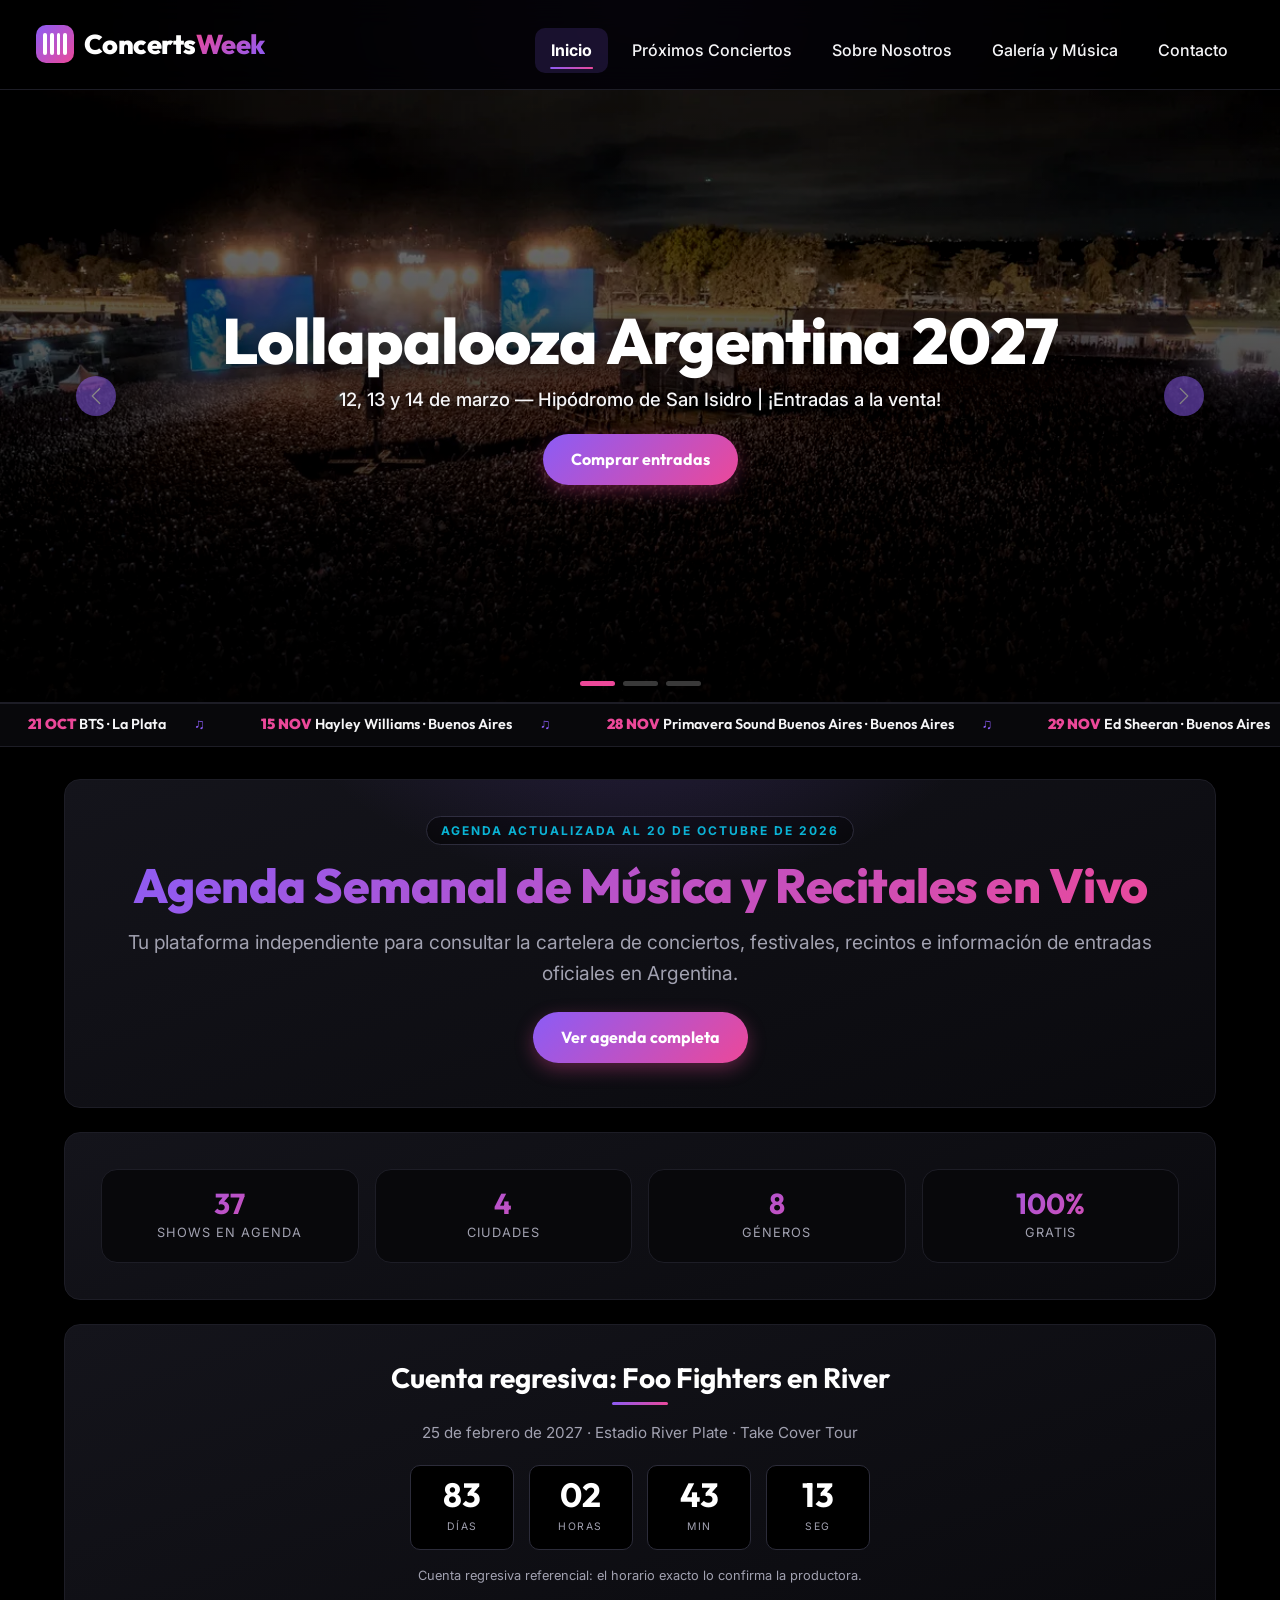
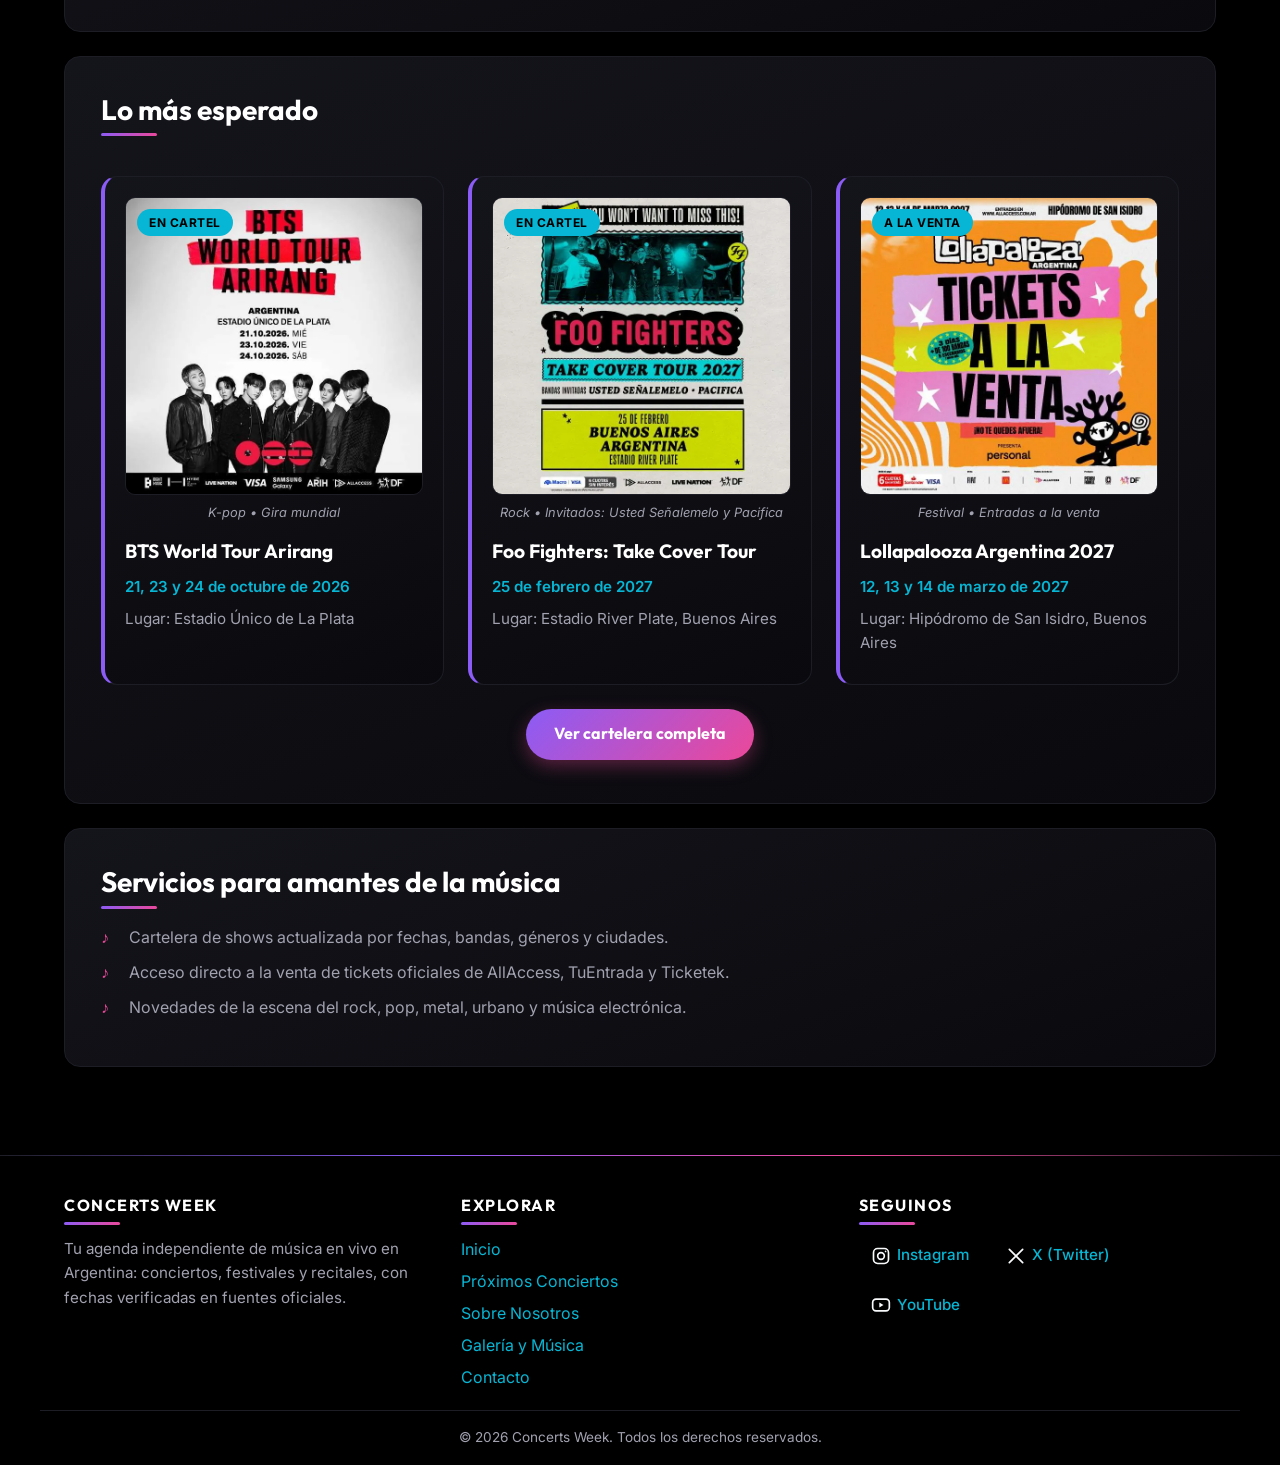
<file: index.html>
<!DOCTYPE html>
<html lang="es">

<head>
    <meta charset="UTF-8">
    <meta name="viewport" content="width=device-width, initial-scale=1.0">
    <!-- SEO on-page: title, description y keywords propios de cada página -->
    <title>Agenda de Conciertos y Recitales en Vivo | Concerts Week</title>
    <meta name="description" content="Descubre la agenda semanal de conciertos, recitales y festivales de música en vivo. Consulta fechas, recintos en Argentina y entradas oficiales.">
    <meta name="keywords" content="conciertos, recitales, agenda de conciertos, festivales, música en vivo, Argentina, entradas, cartelera semanal">
    <meta name="robots" content="index, follow">
    <meta name="theme-color" content="#000000">
    <meta property="og:type" content="website">
    <meta property="og:title" content="Agenda de Conciertos y Recitales en Vivo | Concerts Week">
    <meta property="og:description" content="Descubre la agenda semanal de conciertos, recitales y festivales de música en vivo. Consulta fechas, recintos en Argentina y entradas oficiales.">
    <meta property="og:locale" content="es_AR">
    <link rel="icon" type="image/svg+xml" href="assets/icons/favicon.svg">
    <!-- Google Fonts -->
    <link rel="preconnect" href="https://fonts.googleapis.com">
    <link rel="preconnect" href="https://fonts.gstatic.com" crossorigin>
    <link href="https://fonts.googleapis.com/css2?family=Inter:wght@300;400;500;600&family=Outfit:wght@600;700;800&display=swap"
        rel="stylesheet">
    <!-- Bootstrap 5 CSS -->
    <link href="https://cdn.jsdelivr.net/npm/bootstrap@5.3.3/dist/css/bootstrap.min.css" rel="stylesheet"
        integrity="sha384-QWTKZyjpPEjISv5WaRU9OFeRpok6YctnYmDr5pNlyT2bRjXh0JMhjY6hW+ALEwIH" crossorigin="anonymous">
    <!-- AOS (animaciones al hacer scroll) -->
    <link href="https://unpkg.com/aos@2.3.1/dist/aos.css" rel="stylesheet">
    <!-- Estilos compilados desde SCSS -->
    <link rel="stylesheet" href="styles/styles.css">
</head>

<body>

    <header class="site-header">
        <nav class="navbar navbar-expand-lg navbar-custom" aria-label="Navegación principal del sitio">
            <div class="container-fluid">
                <a class="navbar-brand brand-title" href="index.html" aria-label="Concerts Week - Ir al inicio">
                    <span class="logo-mark" aria-hidden="true">
                        <span class="logo-bars"><span></span><span></span><span></span><span></span></span>
                    </span>
                    <span>Concerts<span class="brand-accent">Week</span></span>
                </a>
                <button class="navbar-toggler" type="button" data-bs-toggle="collapse" data-bs-target="#navbarMain"
                    aria-controls="navbarMain" aria-expanded="false" aria-label="Abrir menú de navegación">
                    <span class="navbar-toggler-icon"></span>
                </button>
                <div class="collapse navbar-collapse" id="navbarMain">
                    <ul class="navbar-nav ms-auto mb-2 mb-lg-0 gap-lg-2">
                        <li class="nav-item">
                            <a class="nav-link active-page" href="index.html" aria-current="page">Inicio</a>
                        </li>
                        <li class="nav-item">
                            <a class="nav-link" href="pages/conciertos.html">Próximos Conciertos</a>
                        </li>
                        <li class="nav-item">
                            <a class="nav-link" href="pages/nosotros.html">Sobre Nosotros</a>
                        </li>
                        <li class="nav-item">
                            <a class="nav-link" href="pages/galeria.html">Galería y Música</a>
                        </li>
                        <li class="nav-item">
                            <a class="nav-link" href="pages/contacto.html">Contacto</a>
                        </li>
                    </ul>
                </div>
            </div>
        </nav>
        <div class="scroll-progress" aria-hidden="true"></div>
    </header>

    <main class="main-content">
        <!-- Carrusel héroe -->
        <section aria-label="Espectáculos destacados de la temporada">
            <div id="heroCarousel" class="carousel slide carousel-fade carousel-hero" data-bs-ride="carousel">
                <div class="carousel-indicators">
                    <button type="button" data-bs-target="#heroCarousel" data-bs-slide-to="0" class="active"
                        aria-current="true" aria-label="Ver diapositiva 1: Lollapalooza Argentina 2027"></button>
                    <button type="button" data-bs-target="#heroCarousel" data-bs-slide-to="1"
                        aria-label="Ver diapositiva 2: BTS World Tour Arirang"></button>
                    <button type="button" data-bs-target="#heroCarousel" data-bs-slide-to="2"
                        aria-label="Ver diapositiva 3: Foo Fighters en River"></button>
                </div>
                <div class="carousel-inner">
                    <div class="carousel-item active" data-bs-interval="5000">
                        <img src="assets/img/hero-lollapalooza-multitud.webp" alt="Multitud con los brazos en alto frente al escenario principal de un festival al atardecer" class="d-block w-100 carousel-img" width="1200" height="675">
                        <div class="carousel-hero-caption">
                            <p class="hero-display-title">Lollapalooza Argentina 2027</p>
                            <p class="hero-display-subtitle">12, 13 y 14 de marzo — Hipódromo de San Isidro | ¡Entradas a la venta!</p>
                            <a href="pages/conciertos.html" class="btn-custom">Comprar entradas</a>
                        </div>
                    </div>
                    <div class="carousel-item" data-bs-interval="5000">
                        <img src="assets/img/hero-escenario-estadio-rojo.webp" alt="Estadio repleto de público con el escenario iluminado en tonos rojos durante un recital" class="d-block w-100 carousel-img" width="1280" height="770" loading="lazy">
                        <div class="carousel-hero-caption">
                            <p class="hero-display-title">BTS World Tour Arirang</p>
                            <p class="hero-display-subtitle">21, 23 y 24 de octubre de 2026 — Estadio Único de La Plata</p>
                            <a href="pages/conciertos.html" class="btn-custom">Ver fechas</a>
                        </div>
                    </div>
                    <div class="carousel-item" data-bs-interval="5000">
                        <img src="assets/img/hero-estadio-fuegos-bn.webp" alt="Fotografía en blanco y negro de un estadio colmado con fuegos artificiales sobre el escenario" class="d-block w-100 carousel-img" width="1600" height="1067" loading="lazy">
                        <div class="carousel-hero-caption">
                            <p class="hero-display-title">Foo Fighters en River</p>
                            <p class="hero-display-subtitle">Take Cover Tour 2027 — 25 de febrero en el Estadio River Plate</p>
                            <a href="pages/conciertos.html" class="btn-custom">Explorar cartelera</a>
                        </div>
                    </div>
                </div>
                <button class="carousel-control-prev" type="button" data-bs-target="#heroCarousel" data-bs-slide="prev"
                    aria-label="Ir a la diapositiva anterior">
                    <span class="carousel-control-prev-icon" aria-hidden="true"></span>
                </button>
                <button class="carousel-control-next" type="button" data-bs-target="#heroCarousel" data-bs-slide="next"
                    aria-label="Ir a la diapositiva siguiente">
                    <span class="carousel-control-next-icon" aria-hidden="true"></span>
                </button>
            </div>
        </section>

        <div class="ticker" role="region" aria-label="Cinta con las próximas fechas destacadas">
            <div class="ticker__track">
                <span class="ticker__item"><b>21 OCT</b> BTS &middot; La Plata</span><span class="ticker__item"><b>15 NOV</b> Hayley Williams &middot; Buenos Aires</span><span class="ticker__item"><b>28 NOV</b> Primavera Sound Buenos Aires &middot; Buenos Aires</span><span class="ticker__item"><b>29 NOV</b> Ed Sheeran &middot; Buenos Aires</span><span class="ticker__item"><b>10 DIC</b> Maná &middot; Buenos Aires</span><span class="ticker__item"><b>25 FEB</b> Foo Fighters &middot; Buenos Aires</span><span class="ticker__item"><b>12 MAR</b> Lollapalooza Argentina 2027 &middot; Buenos Aires</span><span class="ticker__item"><b>8 SEP</b> Slipknot &middot; Buenos Aires</span><span class="ticker__item" aria-hidden="true"><b>21 OCT</b> BTS &middot; La Plata</span><span class="ticker__item" aria-hidden="true"><b>15 NOV</b> Hayley Williams &middot; Buenos Aires</span><span class="ticker__item" aria-hidden="true"><b>28 NOV</b> Primavera Sound Buenos Aires &middot; Buenos Aires</span><span class="ticker__item" aria-hidden="true"><b>29 NOV</b> Ed Sheeran &middot; Buenos Aires</span><span class="ticker__item" aria-hidden="true"><b>10 DIC</b> Maná &middot; Buenos Aires</span><span class="ticker__item" aria-hidden="true"><b>25 FEB</b> Foo Fighters &middot; Buenos Aires</span><span class="ticker__item" aria-hidden="true"><b>12 MAR</b> Lollapalooza Argentina 2027 &middot; Buenos Aires</span><span class="ticker__item" aria-hidden="true"><b>8 SEP</b> Slipknot &middot; Buenos Aires</span>
            </div>
        </div>

        <div class="page-container">
            <section class="content-section content-section--center content-section--glow" data-aos="fade-down">
                <span class="eyebrow">Agenda actualizada al 20 de octubre de 2026</span>
                <h1>Agenda Semanal de Música y Recitales en Vivo</h1>
                <p class="lead-text">Tu plataforma independiente para consultar la cartelera de conciertos, festivales,
                    recintos e información de entradas oficiales en Argentina.</p>
                <a href="pages/conciertos.html" class="btn-custom mt-3">Ver agenda completa</a>
            </section>

            <section class="content-section" aria-labelledby="stats-titulo" data-aos="fade-up">
                <h2 id="stats-titulo" class="visually-hidden">La agenda en números</h2>
                <div class="stat-strip">
                    <div class="stat-card"><strong>37</strong><span>Shows en agenda</span></div>
                    <div class="stat-card"><strong>4</strong><span>Ciudades</span></div>
                    <div class="stat-card"><strong>8</strong><span>Géneros</span></div>
                    <div class="stat-card"><strong>100%</strong><span>Gratis</span></div>
                </div>
            </section>

            <section class="content-section content-section--center" aria-labelledby="cuenta-titulo" data-aos="zoom-in">
                <h2 id="cuenta-titulo">Cuenta regresiva: Foo Fighters en River</h2>
                <p>25 de febrero de 2027 · Estadio River Plate · Take Cover Tour</p>
                <div class="countdown" data-countdown="2027-02-25T21:00:00-03:00" role="timer" aria-label="Tiempo restante para el show de Foo Fighters">
                    <div class="countdown__cell"><strong data-unit="d">--</strong><span>Días</span></div>
                    <div class="countdown__cell"><strong data-unit="h">--</strong><span>Horas</span></div>
                    <div class="countdown__cell"><strong data-unit="m">--</strong><span>Min</span></div>
                    <div class="countdown__cell"><strong data-unit="s">--</strong><span>Seg</span></div>
                </div>
                <p class="note-small">Cuenta regresiva referencial: el horario exacto lo confirma la productora.</p>
            </section>

            <section class="content-section" aria-labelledby="destacados-titulo">
                <h2 id="destacados-titulo" data-aos="fade-up">Lo más esperado</h2>
                <div class="row g-4 mt-1">
                    <div class="col-12 col-md-6 col-lg-4" data-aos="fade-up" data-aos-delay="0">
                        <article class="card-interactive">
                            <figure class="concert-card-figure">
                                <img src="assets/img/poster-bts-arirang.webp" alt="Afiche oficial de BTS World Tour Arirang en Argentina con los siete integrantes y las fechas del 21, 23 y 24 de octubre de 2026 en el Estadio Único de La Plata" class="concert-card-image" width="640" height="640" loading="lazy">
                                <span class="badge-status">En cartel</span>
                                <figcaption class="concert-card-caption">K-pop • Gira mundial</figcaption>
                            </figure>
                            <h3>BTS World Tour Arirang</h3>
                            <p class="concert-info">21, 23 y 24 de octubre de 2026</p>
                            <p>Lugar: Estadio Único de La Plata</p>
                        </article>
                    </div>
                    <div class="col-12 col-md-6 col-lg-4" data-aos="fade-up" data-aos-delay="150">
                        <article class="card-interactive">
                            <figure class="concert-card-figure">
                                <img src="assets/img/poster-foo-fighters-take-cover.webp" alt="Afiche del Take Cover Tour 2027 de Foo Fighters en el Estadio River Plate el 25 de febrero, con Usted Señalemelo y Pacifica como invitados" class="concert-card-image" width="640" height="640" loading="lazy">
                                <span class="badge-status">En cartel</span>
                                <figcaption class="concert-card-caption">Rock • Invitados: Usted Señalemelo y Pacifica</figcaption>
                            </figure>
                            <h3>Foo Fighters: Take Cover Tour</h3>
                            <p class="concert-info">25 de febrero de 2027</p>
                            <p>Lugar: Estadio River Plate, Buenos Aires</p>
                        </article>
                    </div>
                    <div class="col-12 col-md-6 col-lg-4" data-aos="fade-up" data-aos-delay="300">
                        <article class="card-interactive">
                            <figure class="concert-card-figure">
                                <img src="assets/img/poster-lollapalooza-2027.webp" alt="Afiche naranja de Lollapalooza Argentina 2027 con el texto Tickets a la venta, fechas del 12 al 14 de marzo en el Hipódromo de San Isidro" class="concert-card-image" width="640" height="640" loading="lazy">
                                <span class="badge-status">A la venta</span>
                                <figcaption class="concert-card-caption">Festival • Entradas a la venta</figcaption>
                            </figure>
                            <h3>Lollapalooza Argentina 2027</h3>
                            <p class="concert-info">12, 13 y 14 de marzo de 2027</p>
                            <p>Lugar: Hipódromo de San Isidro, Buenos Aires</p>
                        </article>
                    </div>
                </div>
                <div class="text-center mt-4" data-aos="zoom-in">
                    <a href="pages/conciertos.html" class="btn-custom">Ver cartelera completa</a>
                </div>
            </section>

            <section class="content-section" data-aos="fade-up">
                <h2>Servicios para amantes de la música</h2>
                <ul class="feature-list">
                    <li>Cartelera de shows actualizada por fechas, bandas, géneros y ciudades.</li>
                    <li>Acceso directo a la venta de tickets oficiales de AllAccess, TuEntrada y Ticketek.</li>
                    <li>Novedades de la escena del rock, pop, metal, urbano y música electrónica.</li>
                </ul>
            </section>
        </div>
    </main>

    <footer class="main-footer">
        <div class="footer-inner">
            <section aria-labelledby="footer-marca">
                <h2 class="footer-title" id="footer-marca">Concerts Week</h2>
                <p>Tu agenda independiente de música en vivo en Argentina: conciertos, festivales y recitales, con
                    fechas verificadas en fuentes oficiales.</p>
            </section>
            <nav aria-label="Mapa del sitio">
                <h2 class="footer-title">Explorar</h2>
                <ul class="footer-list footer-list--stack">
                    <li><a href="index.html">Inicio</a></li>
                    <li><a href="pages/conciertos.html">Próximos Conciertos</a></li>
                    <li><a href="pages/nosotros.html">Sobre Nosotros</a></li>
                    <li><a href="pages/galeria.html">Galería y Música</a></li>
                    <li><a href="pages/contacto.html">Contacto</a></li>
                </ul>
            </nav>
            <nav aria-label="Redes sociales de Concerts Week">
                <h2 class="footer-title">Seguinos</h2>
                <ul class="footer-list">
                    <li>
                        <a href="https://instagram.com" target="_blank" rel="noopener noreferrer" class="social-link"
                            aria-label="Visitar el perfil en Instagram de Concerts Week (se abre en una pestaña nueva)">
                            <img src="assets/icons/instagram.svg" alt="Logo de Instagram" class="social-icon" width="20" height="20">
                            Instagram
                        </a>
                    </li>
                    <li>
                        <a href="https://x.com" target="_blank" rel="noopener noreferrer" class="social-link"
                            aria-label="Visitar la cuenta en X de Concerts Week (se abre en una pestaña nueva)">
                            <img src="assets/icons/x-twitter.svg" alt="Logo de X (Twitter)" class="social-icon" width="20" height="20">
                            X (Twitter)
                        </a>
                    </li>
                    <li>
                        <a href="https://youtube.com" target="_blank" rel="noopener noreferrer" class="social-link"
                            aria-label="Visitar el canal en YouTube de Concerts Week (se abre en una pestaña nueva)">
                            <img src="assets/icons/youtube.svg" alt="Logo de YouTube" class="social-icon" width="20" height="20">
                            YouTube
                        </a>
                    </li>
                </ul>
            </nav>
        </div>
        <div class="footer-bottom">
            <p>&copy; 2026 Concerts Week. Todos los derechos reservados.</p>
        </div>
    </footer>

    <button type="button" class="back-to-top" aria-label="Volver al inicio de la página">&uarr;</button>

    <!-- Bootstrap JS (menú hamburguesa, carruseles y acordeón) -->
    <script src="https://cdn.jsdelivr.net/npm/bootstrap@5.3.3/dist/js/bootstrap.bundle.min.js"
        integrity="sha384-YvpcrYf0tY3lHB60NNkmXc5s9fDVZLESaAA55NDzOxhy9GkcIdslK1eN7N6jIeHz"
        crossorigin="anonymous"></script>
    <!-- AOS -->
    <script src="https://unpkg.com/aos@2.3.1/dist/aos.js"></script>
    <!-- Interacciones propias -->
    <script src="assets/js/main.js"></script>
</body>

</html>
</file>
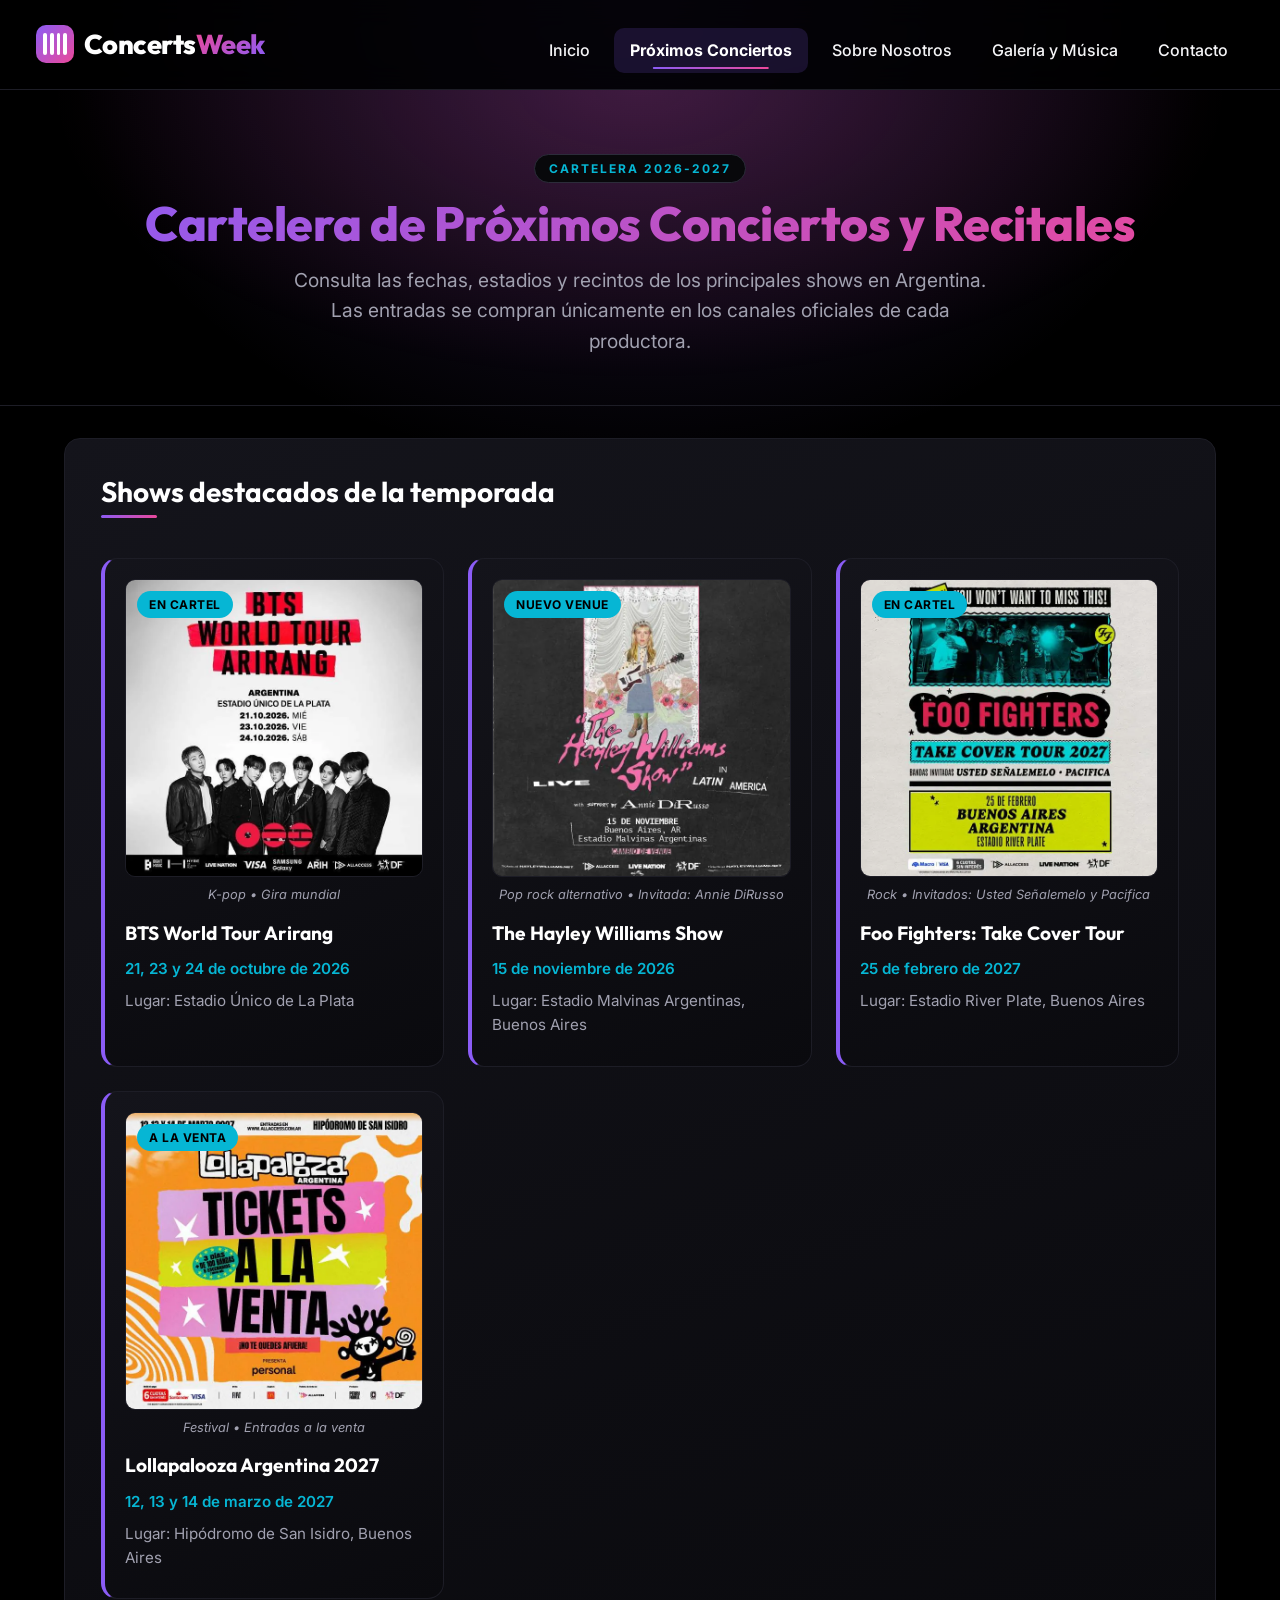
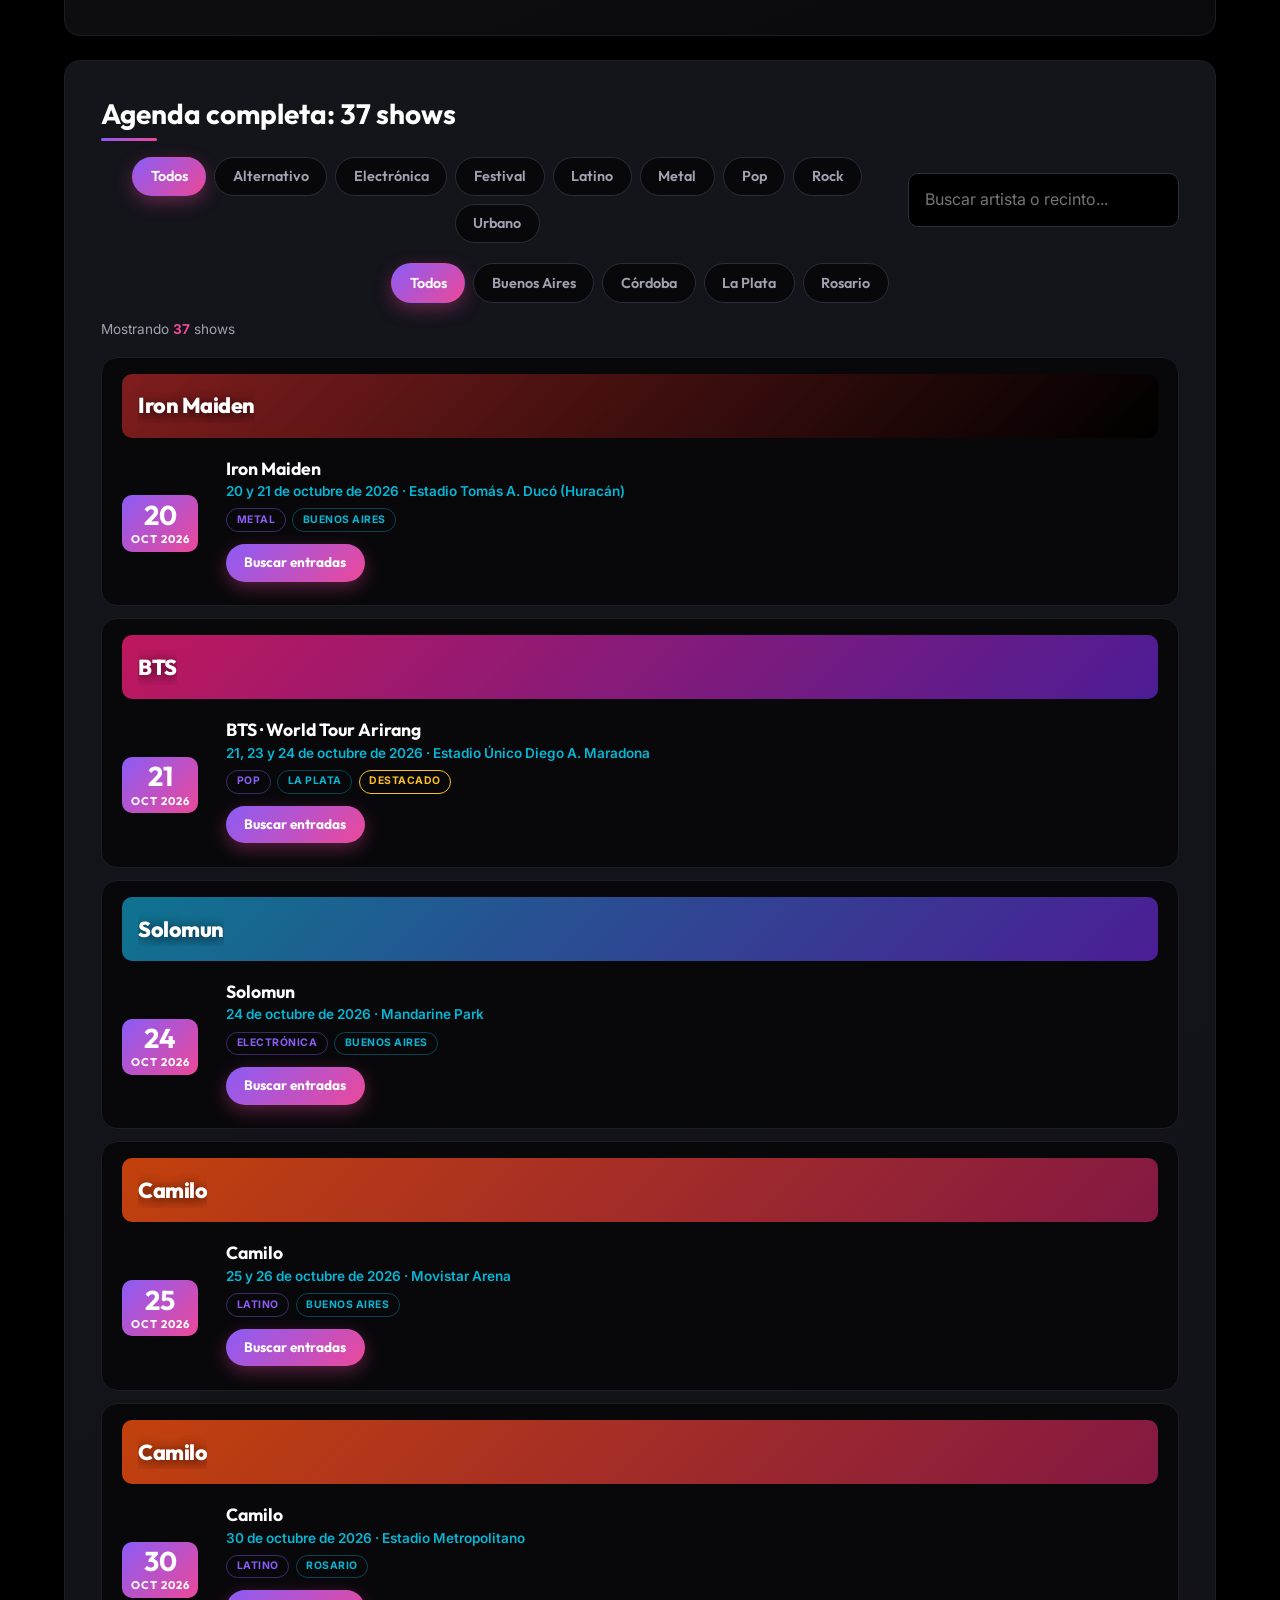
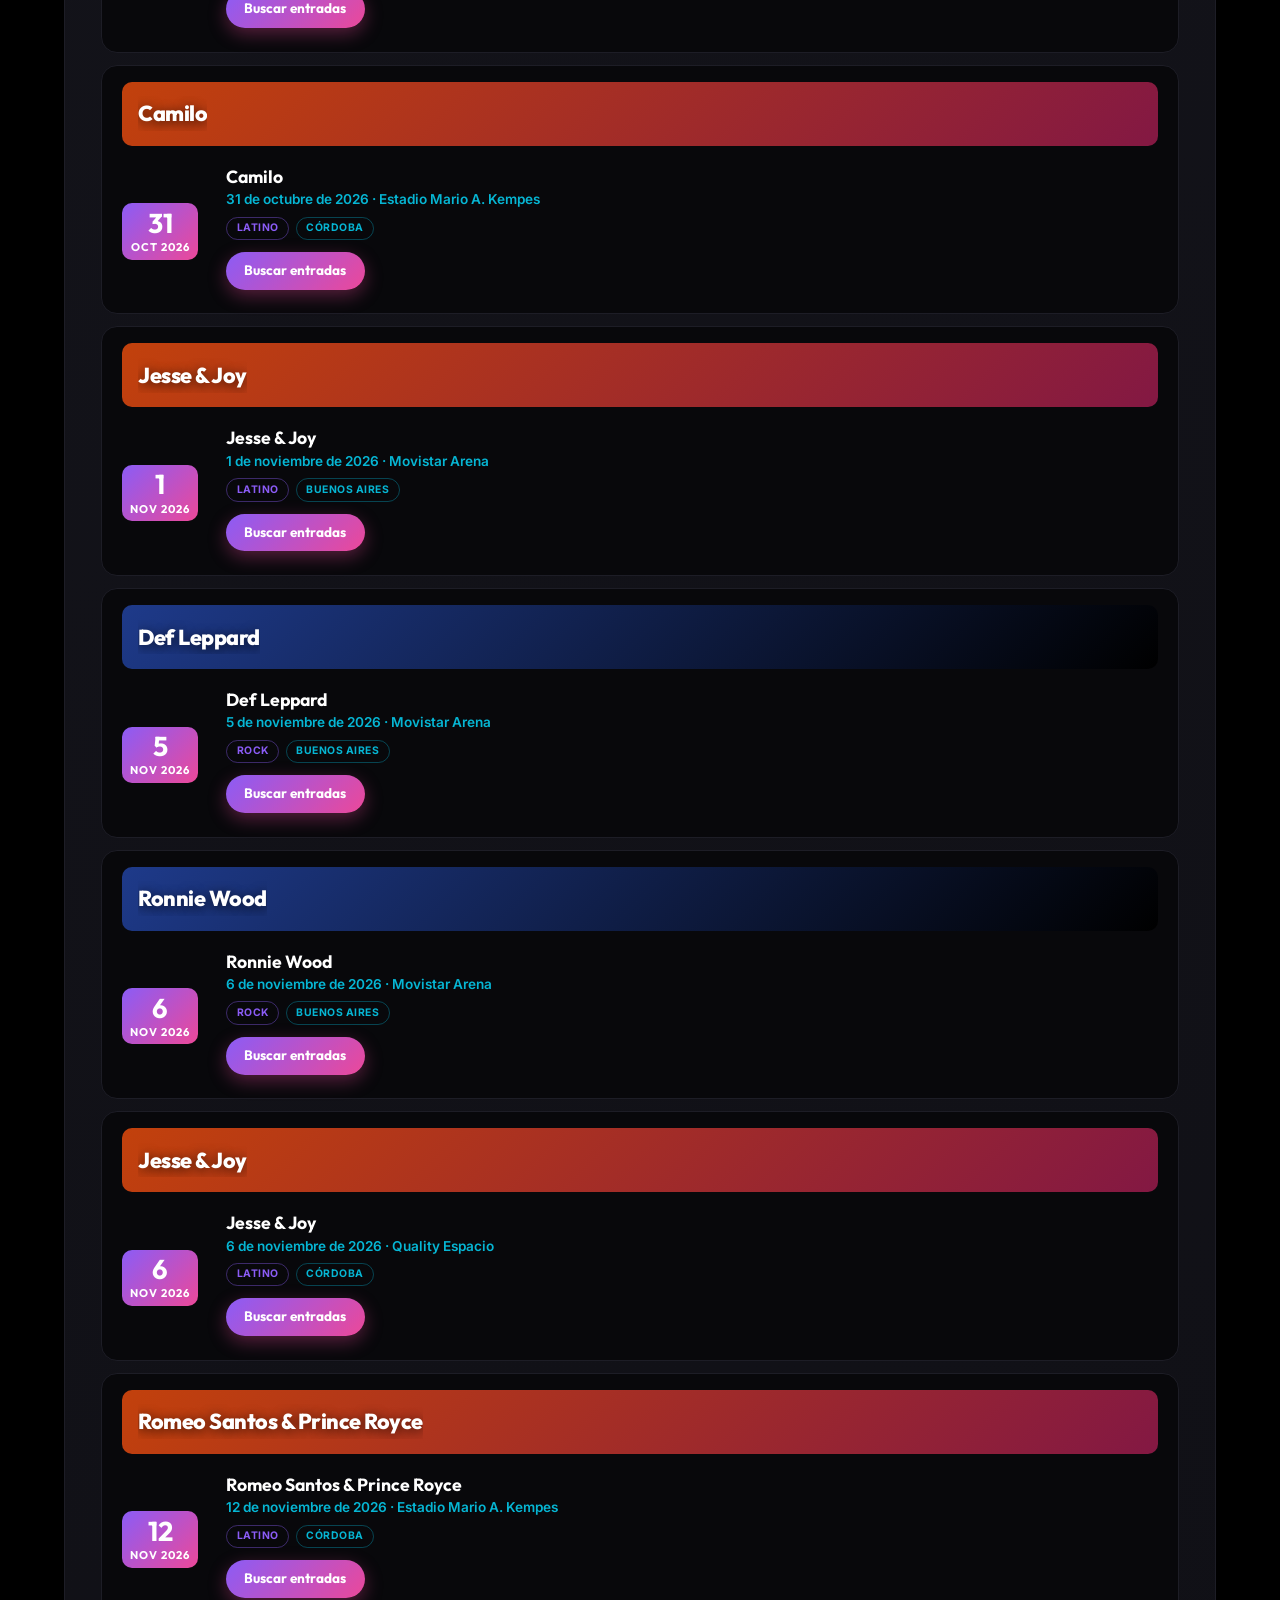
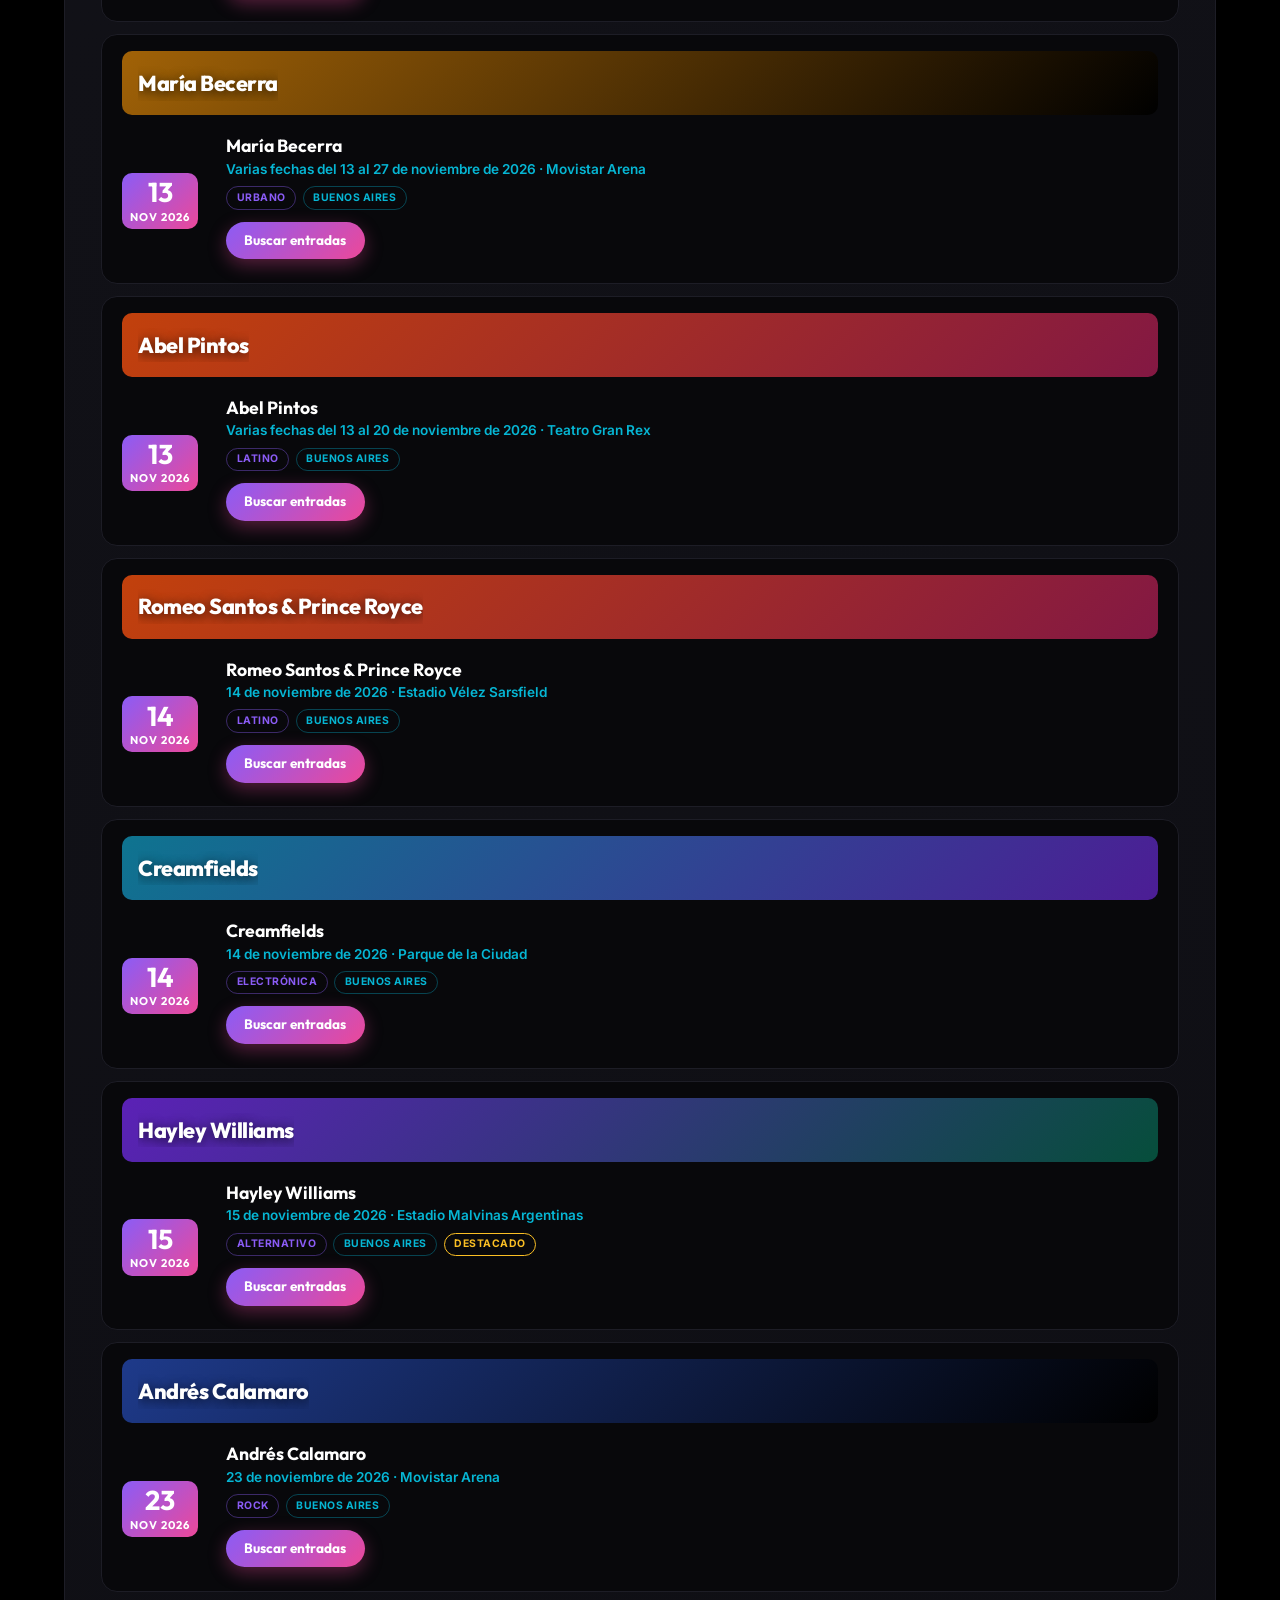
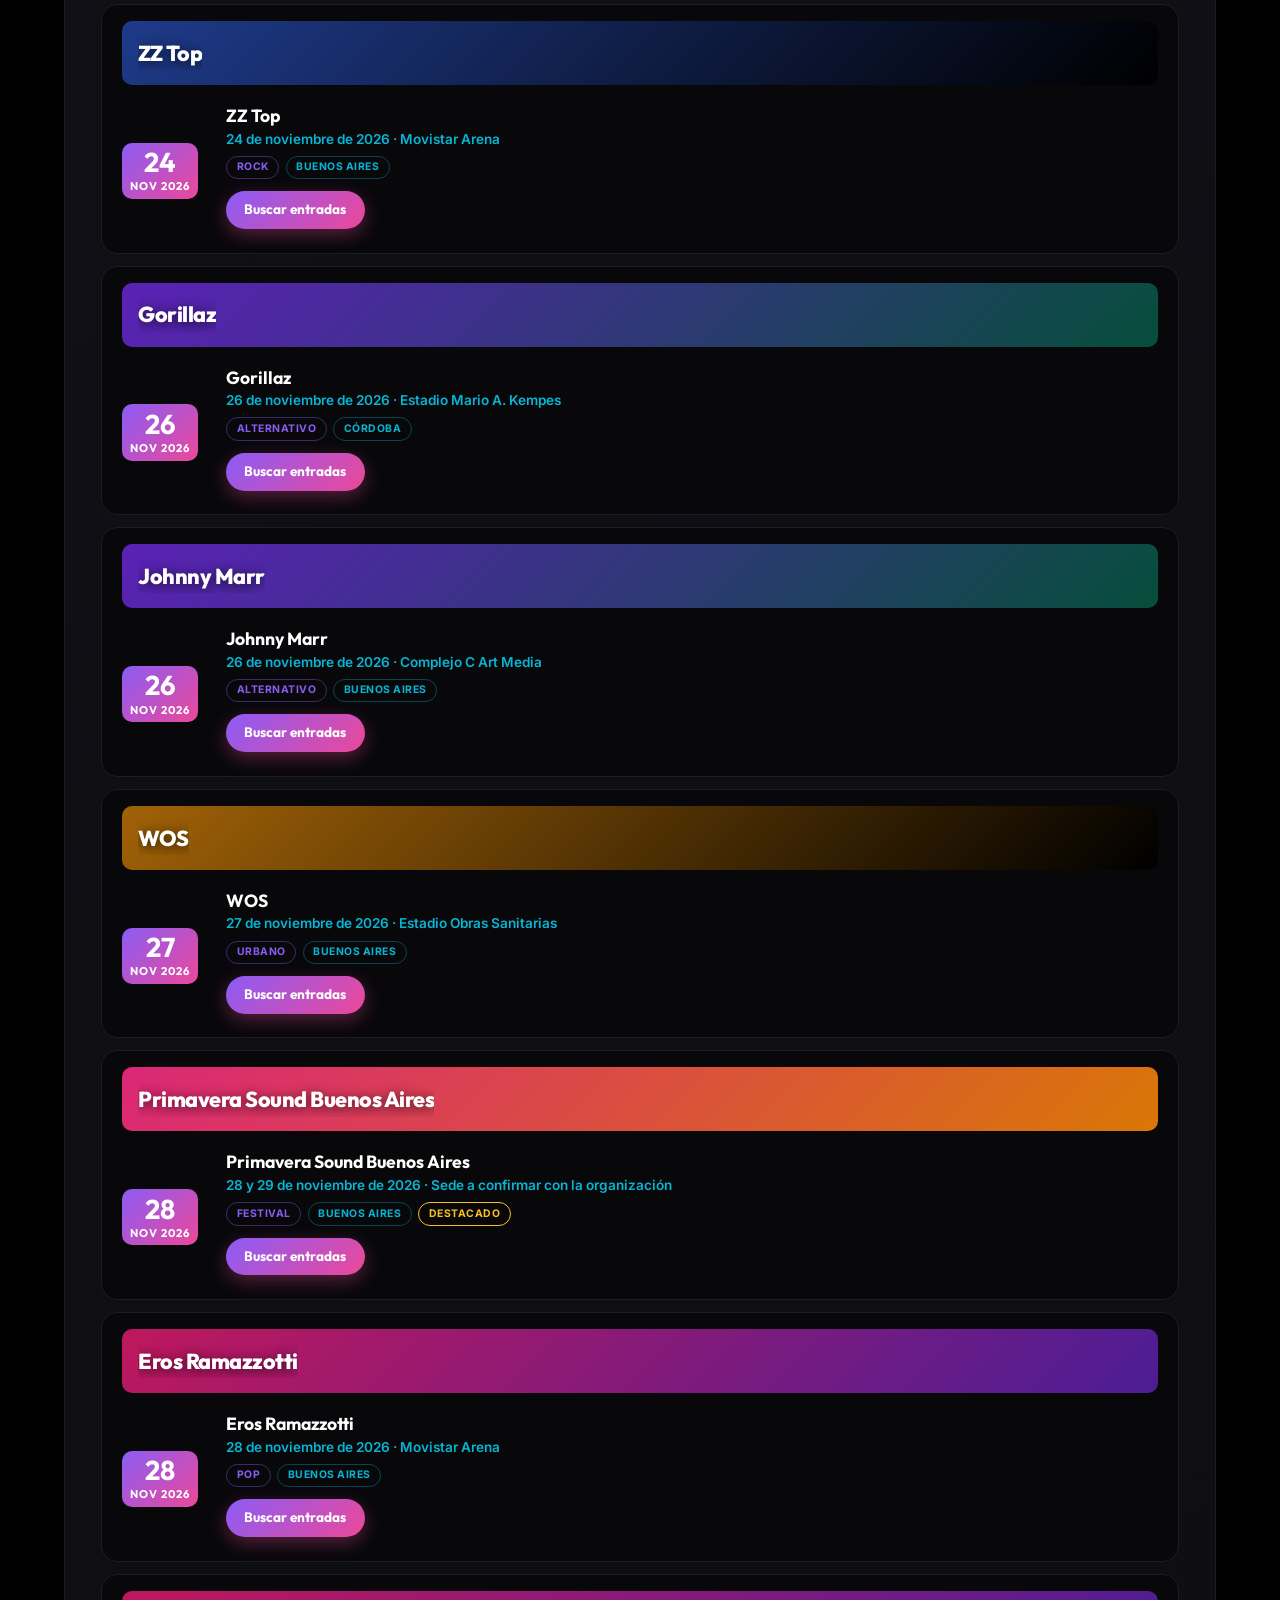
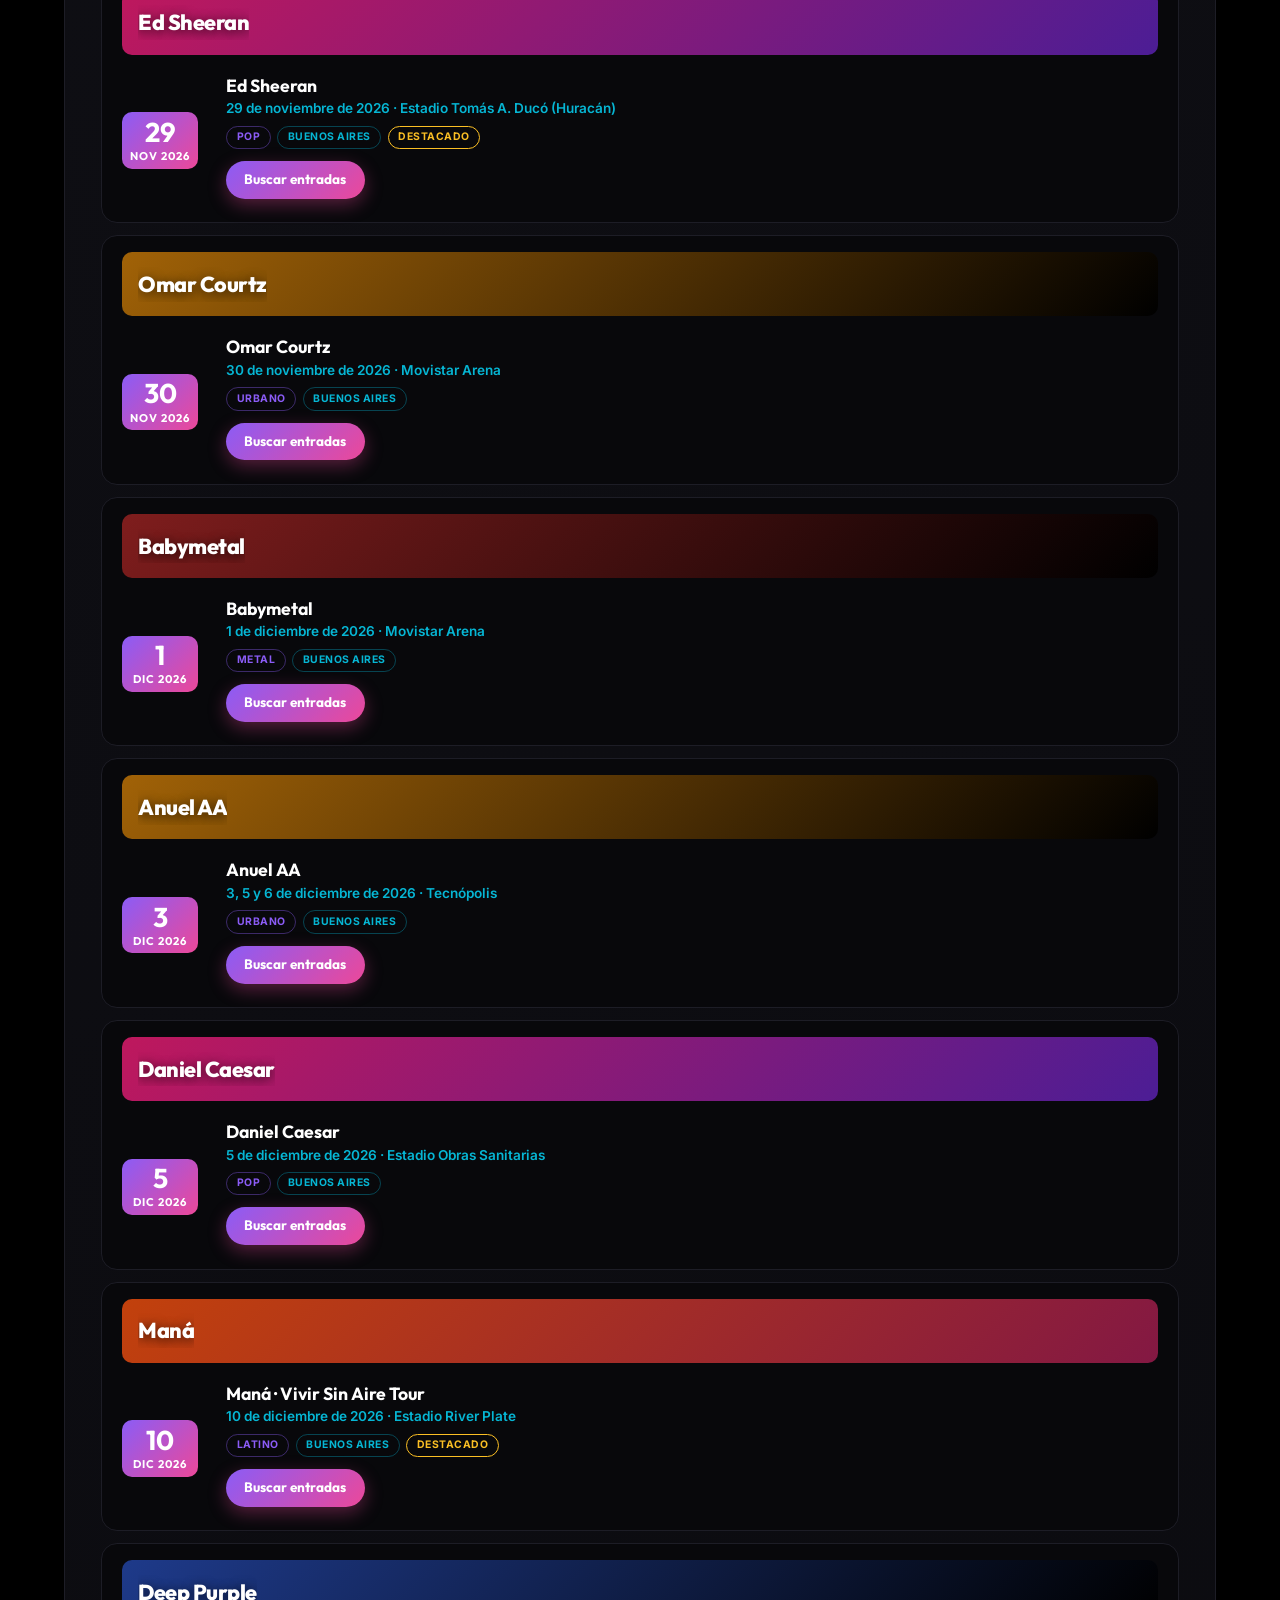
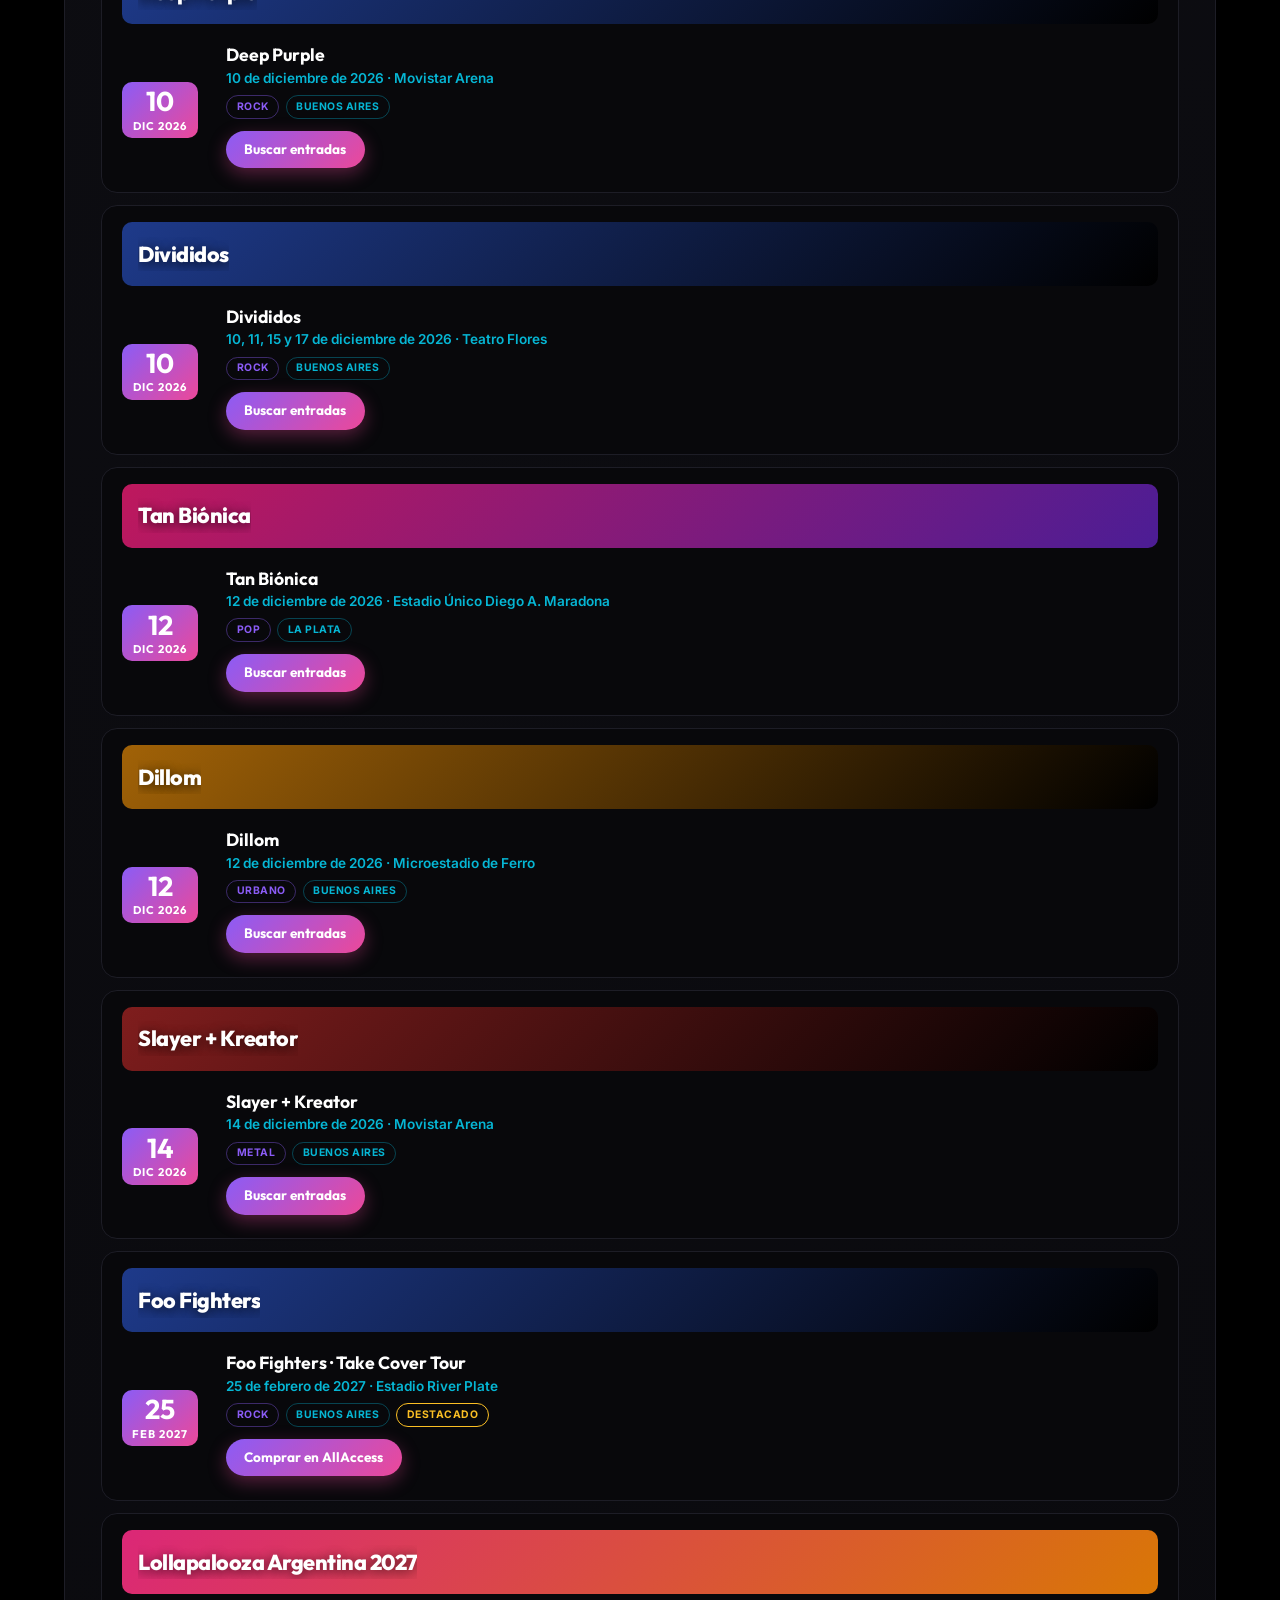
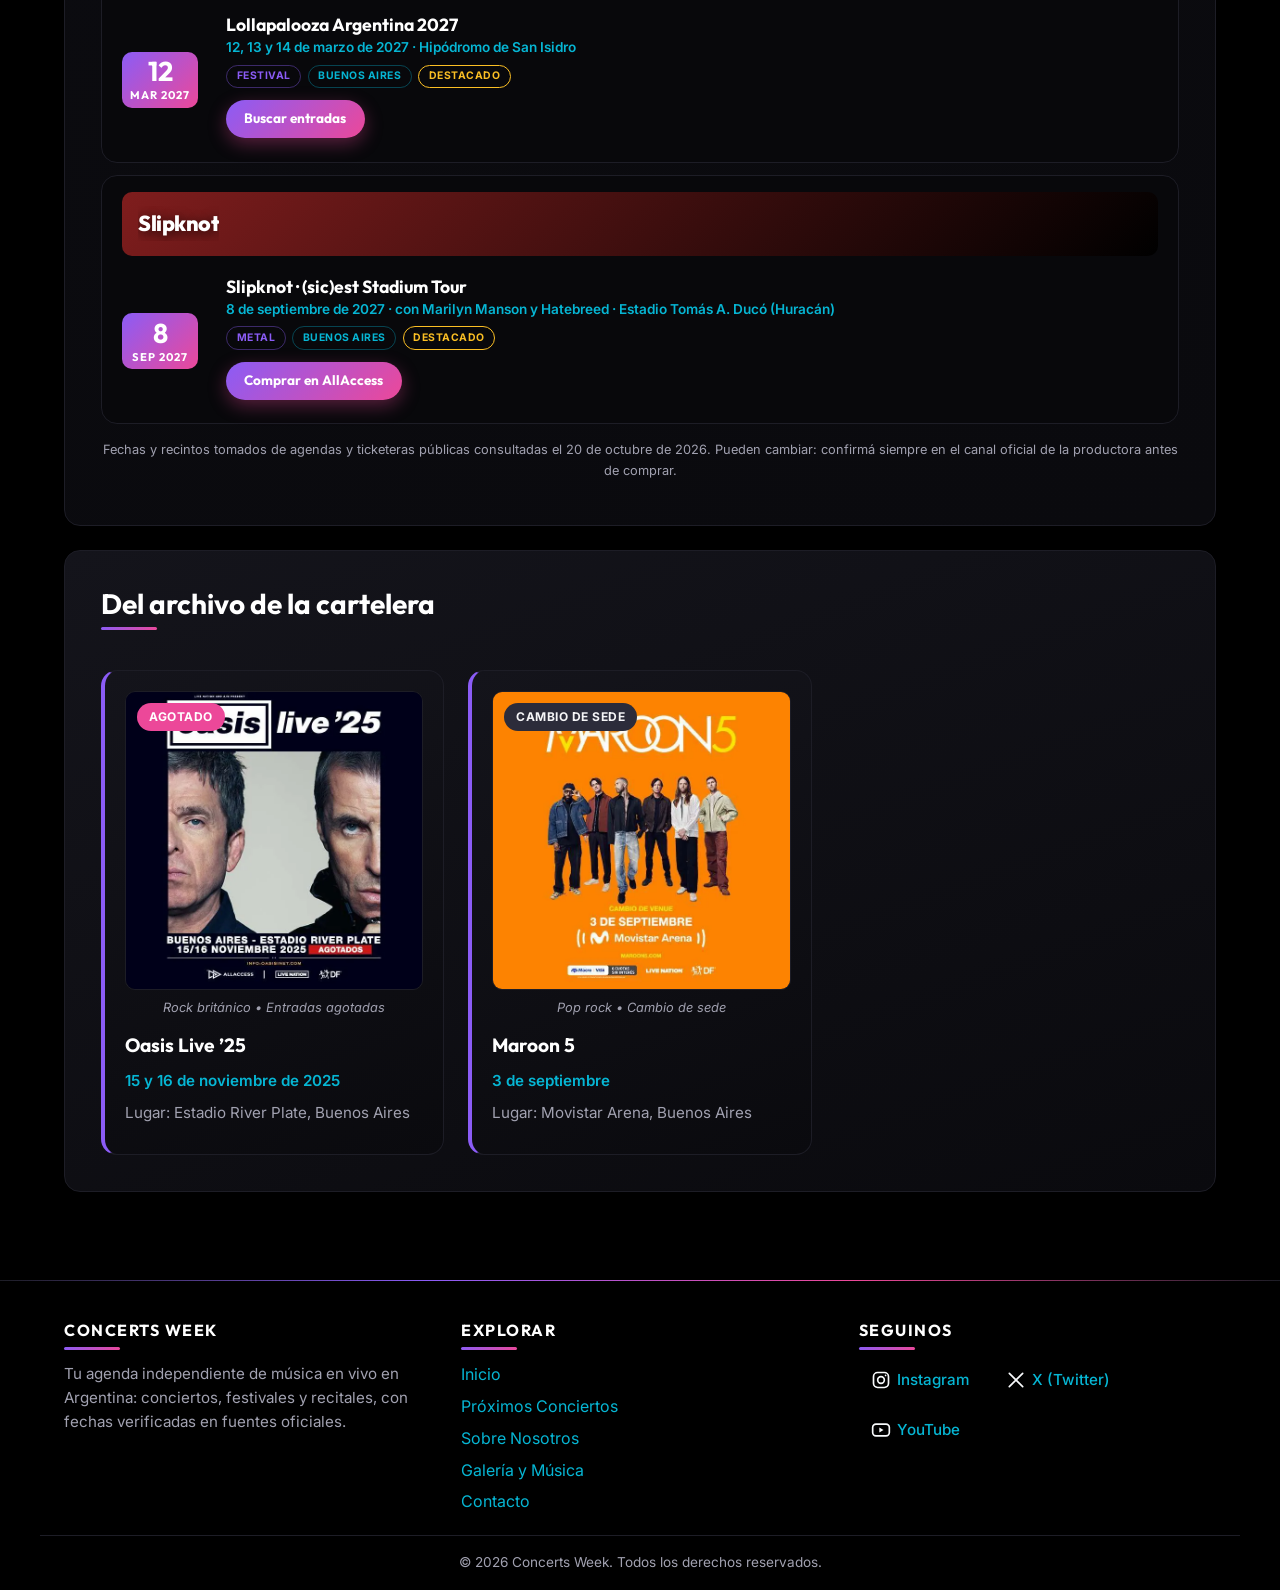
<file: pages/conciertos.html>
<!DOCTYPE html>
<html lang="es">

<head>
    <meta charset="UTF-8">
    <meta name="viewport" content="width=device-width, initial-scale=1.0">
    <!-- SEO on-page: title, description y keywords propios de cada página -->
    <title>Próximos Conciertos en Argentina 2026-2027 | Concerts Week</title>
    <meta name="description" content="37 conciertos y festivales en Argentina: Iron Maiden, BTS, Ed Sheeran, Maná, Slipknot y Foo Fighters. Filtrá por género y ciudad.">
    <meta name="keywords" content="próximos conciertos, cartelera Argentina, recitales 2026, conciertos 2027, festivales, estadios, entradas oficiales, Buenos Aires, Córdoba, Rosario, La Plata">
    <meta name="robots" content="index, follow">
    <meta name="theme-color" content="#000000">
    <meta property="og:type" content="website">
    <meta property="og:title" content="Próximos Conciertos en Argentina 2026-2027 | Concerts Week">
    <meta property="og:description" content="37 conciertos y festivales en Argentina: Iron Maiden, BTS, Ed Sheeran, Maná, Slipknot y Foo Fighters. Filtrá por género y ciudad.">
    <meta property="og:locale" content="es_AR">
    <link rel="icon" type="image/svg+xml" href="../assets/icons/favicon.svg">
    <!-- Google Fonts -->
    <link rel="preconnect" href="https://fonts.googleapis.com">
    <link rel="preconnect" href="https://fonts.gstatic.com" crossorigin>
    <link href="https://fonts.googleapis.com/css2?family=Inter:wght@300;400;500;600&family=Outfit:wght@600;700;800&display=swap"
        rel="stylesheet">
    <!-- Bootstrap 5 CSS -->
    <link href="https://cdn.jsdelivr.net/npm/bootstrap@5.3.3/dist/css/bootstrap.min.css" rel="stylesheet"
        integrity="sha384-QWTKZyjpPEjISv5WaRU9OFeRpok6YctnYmDr5pNlyT2bRjXh0JMhjY6hW+ALEwIH" crossorigin="anonymous">
    <!-- AOS (animaciones al hacer scroll) -->
    <link href="https://unpkg.com/aos@2.3.1/dist/aos.css" rel="stylesheet">
    <!-- Estilos compilados desde SCSS -->
    <link rel="stylesheet" href="../styles/styles.css">
    <script type="application/ld+json">
        {
         "@context": "https://schema.org",
         "@graph": [
          {
           "@type": "MusicEvent",
           "name": "Iron Maiden",
           "startDate": "2026-10-20",
           "location": {
            "@type": "Place",
            "name": "Estadio Tomás A. Ducó (Huracán)",
            "address": {
             "@type": "PostalAddress",
             "addressLocality": "Buenos Aires",
             "addressCountry": "AR"
            }
           }
          },
          {
           "@type": "MusicEvent",
           "name": "BTS · World Tour Arirang",
           "startDate": "2026-10-21",
           "location": {
            "@type": "Place",
            "name": "Estadio Único Diego A. Maradona",
            "address": {
             "@type": "PostalAddress",
             "addressLocality": "La Plata",
             "addressCountry": "AR"
            }
           }
          },
          {
           "@type": "MusicEvent",
           "name": "Solomun",
           "startDate": "2026-10-24",
           "location": {
            "@type": "Place",
            "name": "Mandarine Park",
            "address": {
             "@type": "PostalAddress",
             "addressLocality": "Buenos Aires",
             "addressCountry": "AR"
            }
           }
          },
          {
           "@type": "MusicEvent",
           "name": "Camilo",
           "startDate": "2026-10-25",
           "location": {
            "@type": "Place",
            "name": "Movistar Arena",
            "address": {
             "@type": "PostalAddress",
             "addressLocality": "Buenos Aires",
             "addressCountry": "AR"
            }
           }
          },
          {
           "@type": "MusicEvent",
           "name": "Camilo",
           "startDate": "2026-10-30",
           "location": {
            "@type": "Place",
            "name": "Estadio Metropolitano",
            "address": {
             "@type": "PostalAddress",
             "addressLocality": "Rosario",
             "addressCountry": "AR"
            }
           }
          },
          {
           "@type": "MusicEvent",
           "name": "Camilo",
           "startDate": "2026-10-31",
           "location": {
            "@type": "Place",
            "name": "Estadio Mario A. Kempes",
            "address": {
             "@type": "PostalAddress",
             "addressLocality": "Córdoba",
             "addressCountry": "AR"
            }
           }
          },
          {
           "@type": "MusicEvent",
           "name": "Jesse & Joy",
           "startDate": "2026-11-01",
           "location": {
            "@type": "Place",
            "name": "Movistar Arena",
            "address": {
             "@type": "PostalAddress",
             "addressLocality": "Buenos Aires",
             "addressCountry": "AR"
            }
           }
          },
          {
           "@type": "MusicEvent",
           "name": "Def Leppard",
           "startDate": "2026-11-05",
           "location": {
            "@type": "Place",
            "name": "Movistar Arena",
            "address": {
             "@type": "PostalAddress",
             "addressLocality": "Buenos Aires",
             "addressCountry": "AR"
            }
           }
          },
          {
           "@type": "MusicEvent",
           "name": "Ronnie Wood",
           "startDate": "2026-11-06",
           "location": {
            "@type": "Place",
            "name": "Movistar Arena",
            "address": {
             "@type": "PostalAddress",
             "addressLocality": "Buenos Aires",
             "addressCountry": "AR"
            }
           }
          },
          {
           "@type": "MusicEvent",
           "name": "Jesse & Joy",
           "startDate": "2026-11-06",
           "location": {
            "@type": "Place",
            "name": "Quality Espacio",
            "address": {
             "@type": "PostalAddress",
             "addressLocality": "Córdoba",
             "addressCountry": "AR"
            }
           }
          },
          {
           "@type": "MusicEvent",
           "name": "Romeo Santos & Prince Royce",
           "startDate": "2026-11-12",
           "location": {
            "@type": "Place",
            "name": "Estadio Mario A. Kempes",
            "address": {
             "@type": "PostalAddress",
             "addressLocality": "Córdoba",
             "addressCountry": "AR"
            }
           }
          },
          {
           "@type": "MusicEvent",
           "name": "María Becerra",
           "startDate": "2026-11-13",
           "location": {
            "@type": "Place",
            "name": "Movistar Arena",
            "address": {
             "@type": "PostalAddress",
             "addressLocality": "Buenos Aires",
             "addressCountry": "AR"
            }
           }
          },
          {
           "@type": "MusicEvent",
           "name": "Abel Pintos",
           "startDate": "2026-11-13",
           "location": {
            "@type": "Place",
            "name": "Teatro Gran Rex",
            "address": {
             "@type": "PostalAddress",
             "addressLocality": "Buenos Aires",
             "addressCountry": "AR"
            }
           }
          },
          {
           "@type": "MusicEvent",
           "name": "Romeo Santos & Prince Royce",
           "startDate": "2026-11-14",
           "location": {
            "@type": "Place",
            "name": "Estadio Vélez Sarsfield",
            "address": {
             "@type": "PostalAddress",
             "addressLocality": "Buenos Aires",
             "addressCountry": "AR"
            }
           }
          },
          {
           "@type": "MusicEvent",
           "name": "Creamfields",
           "startDate": "2026-11-14",
           "location": {
            "@type": "Place",
            "name": "Parque de la Ciudad",
            "address": {
             "@type": "PostalAddress",
             "addressLocality": "Buenos Aires",
             "addressCountry": "AR"
            }
           }
          },
          {
           "@type": "MusicEvent",
           "name": "Hayley Williams",
           "startDate": "2026-11-15",
           "location": {
            "@type": "Place",
            "name": "Estadio Malvinas Argentinas",
            "address": {
             "@type": "PostalAddress",
             "addressLocality": "Buenos Aires",
             "addressCountry": "AR"
            }
           }
          },
          {
           "@type": "MusicEvent",
           "name": "Andrés Calamaro",
           "startDate": "2026-11-23",
           "location": {
            "@type": "Place",
            "name": "Movistar Arena",
            "address": {
             "@type": "PostalAddress",
             "addressLocality": "Buenos Aires",
             "addressCountry": "AR"
            }
           }
          },
          {
           "@type": "MusicEvent",
           "name": "ZZ Top",
           "startDate": "2026-11-24",
           "location": {
            "@type": "Place",
            "name": "Movistar Arena",
            "address": {
             "@type": "PostalAddress",
             "addressLocality": "Buenos Aires",
             "addressCountry": "AR"
            }
           }
          },
          {
           "@type": "MusicEvent",
           "name": "Gorillaz",
           "startDate": "2026-11-26",
           "location": {
            "@type": "Place",
            "name": "Estadio Mario A. Kempes",
            "address": {
             "@type": "PostalAddress",
             "addressLocality": "Córdoba",
             "addressCountry": "AR"
            }
           }
          },
          {
           "@type": "MusicEvent",
           "name": "Johnny Marr",
           "startDate": "2026-11-26",
           "location": {
            "@type": "Place",
            "name": "Complejo C Art Media",
            "address": {
             "@type": "PostalAddress",
             "addressLocality": "Buenos Aires",
             "addressCountry": "AR"
            }
           }
          },
          {
           "@type": "MusicEvent",
           "name": "WOS",
           "startDate": "2026-11-27",
           "location": {
            "@type": "Place",
            "name": "Estadio Obras Sanitarias",
            "address": {
             "@type": "PostalAddress",
             "addressLocality": "Buenos Aires",
             "addressCountry": "AR"
            }
           }
          },
          {
           "@type": "MusicEvent",
           "name": "Primavera Sound Buenos Aires",
           "startDate": "2026-11-28",
           "location": {
            "@type": "Place",
            "name": "Sede a confirmar con la organización",
            "address": {
             "@type": "PostalAddress",
             "addressLocality": "Buenos Aires",
             "addressCountry": "AR"
            }
           }
          },
          {
           "@type": "MusicEvent",
           "name": "Eros Ramazzotti",
           "startDate": "2026-11-28",
           "location": {
            "@type": "Place",
            "name": "Movistar Arena",
            "address": {
             "@type": "PostalAddress",
             "addressLocality": "Buenos Aires",
             "addressCountry": "AR"
            }
           }
          },
          {
           "@type": "MusicEvent",
           "name": "Ed Sheeran",
           "startDate": "2026-11-29",
           "location": {
            "@type": "Place",
            "name": "Estadio Tomás A. Ducó (Huracán)",
            "address": {
             "@type": "PostalAddress",
             "addressLocality": "Buenos Aires",
             "addressCountry": "AR"
            }
           }
          },
          {
           "@type": "MusicEvent",
           "name": "Omar Courtz",
           "startDate": "2026-11-30",
           "location": {
            "@type": "Place",
            "name": "Movistar Arena",
            "address": {
             "@type": "PostalAddress",
             "addressLocality": "Buenos Aires",
             "addressCountry": "AR"
            }
           }
          },
          {
           "@type": "MusicEvent",
           "name": "Babymetal",
           "startDate": "2026-12-01",
           "location": {
            "@type": "Place",
            "name": "Movistar Arena",
            "address": {
             "@type": "PostalAddress",
             "addressLocality": "Buenos Aires",
             "addressCountry": "AR"
            }
           }
          },
          {
           "@type": "MusicEvent",
           "name": "Anuel AA",
           "startDate": "2026-12-03",
           "location": {
            "@type": "Place",
            "name": "Tecnópolis",
            "address": {
             "@type": "PostalAddress",
             "addressLocality": "Buenos Aires",
             "addressCountry": "AR"
            }
           }
          },
          {
           "@type": "MusicEvent",
           "name": "Daniel Caesar",
           "startDate": "2026-12-05",
           "location": {
            "@type": "Place",
            "name": "Estadio Obras Sanitarias",
            "address": {
             "@type": "PostalAddress",
             "addressLocality": "Buenos Aires",
             "addressCountry": "AR"
            }
           }
          },
          {
           "@type": "MusicEvent",
           "name": "Maná · Vivir Sin Aire Tour",
           "startDate": "2026-12-10",
           "location": {
            "@type": "Place",
            "name": "Estadio River Plate",
            "address": {
             "@type": "PostalAddress",
             "addressLocality": "Buenos Aires",
             "addressCountry": "AR"
            }
           }
          },
          {
           "@type": "MusicEvent",
           "name": "Deep Purple",
           "startDate": "2026-12-10",
           "location": {
            "@type": "Place",
            "name": "Movistar Arena",
            "address": {
             "@type": "PostalAddress",
             "addressLocality": "Buenos Aires",
             "addressCountry": "AR"
            }
           }
          },
          {
           "@type": "MusicEvent",
           "name": "Divididos",
           "startDate": "2026-12-10",
           "location": {
            "@type": "Place",
            "name": "Teatro Flores",
            "address": {
             "@type": "PostalAddress",
             "addressLocality": "Buenos Aires",
             "addressCountry": "AR"
            }
           }
          },
          {
           "@type": "MusicEvent",
           "name": "Tan Biónica",
           "startDate": "2026-12-12",
           "location": {
            "@type": "Place",
            "name": "Estadio Único Diego A. Maradona",
            "address": {
             "@type": "PostalAddress",
             "addressLocality": "La Plata",
             "addressCountry": "AR"
            }
           }
          },
          {
           "@type": "MusicEvent",
           "name": "Dillom",
           "startDate": "2026-12-12",
           "location": {
            "@type": "Place",
            "name": "Microestadio de Ferro",
            "address": {
             "@type": "PostalAddress",
             "addressLocality": "Buenos Aires",
             "addressCountry": "AR"
            }
           }
          },
          {
           "@type": "MusicEvent",
           "name": "Slayer + Kreator",
           "startDate": "2026-12-14",
           "location": {
            "@type": "Place",
            "name": "Movistar Arena",
            "address": {
             "@type": "PostalAddress",
             "addressLocality": "Buenos Aires",
             "addressCountry": "AR"
            }
           }
          },
          {
           "@type": "MusicEvent",
           "name": "Foo Fighters · Take Cover Tour",
           "startDate": "2027-02-25",
           "location": {
            "@type": "Place",
            "name": "Estadio River Plate",
            "address": {
             "@type": "PostalAddress",
             "addressLocality": "Buenos Aires",
             "addressCountry": "AR"
            }
           }
          },
          {
           "@type": "MusicEvent",
           "name": "Lollapalooza Argentina 2027",
           "startDate": "2027-03-12",
           "location": {
            "@type": "Place",
            "name": "Hipódromo de San Isidro",
            "address": {
             "@type": "PostalAddress",
             "addressLocality": "Buenos Aires",
             "addressCountry": "AR"
            }
           }
          },
          {
           "@type": "MusicEvent",
           "name": "Slipknot · (sic)est Stadium Tour",
           "startDate": "2027-09-08",
           "location": {
            "@type": "Place",
            "name": "Estadio Tomás A. Ducó (Huracán)",
            "address": {
             "@type": "PostalAddress",
             "addressLocality": "Buenos Aires",
             "addressCountry": "AR"
            }
           }
          }
         ]
        }
    </script>
</head>

<body>

    <header class="site-header">
        <nav class="navbar navbar-expand-lg navbar-custom" aria-label="Navegación principal del sitio">
            <div class="container-fluid">
                <a class="navbar-brand brand-title" href="../index.html" aria-label="Concerts Week - Ir al inicio">
                    <span class="logo-mark" aria-hidden="true">
                        <span class="logo-bars"><span></span><span></span><span></span><span></span></span>
                    </span>
                    <span>Concerts<span class="brand-accent">Week</span></span>
                </a>
                <button class="navbar-toggler" type="button" data-bs-toggle="collapse" data-bs-target="#navbarMain"
                    aria-controls="navbarMain" aria-expanded="false" aria-label="Abrir menú de navegación">
                    <span class="navbar-toggler-icon"></span>
                </button>
                <div class="collapse navbar-collapse" id="navbarMain">
                    <ul class="navbar-nav ms-auto mb-2 mb-lg-0 gap-lg-2">
                        <li class="nav-item">
                            <a class="nav-link" href="../index.html">Inicio</a>
                        </li>
                        <li class="nav-item">
                            <a class="nav-link active-page" href="conciertos.html" aria-current="page">Próximos Conciertos</a>
                        </li>
                        <li class="nav-item">
                            <a class="nav-link" href="nosotros.html">Sobre Nosotros</a>
                        </li>
                        <li class="nav-item">
                            <a class="nav-link" href="galeria.html">Galería y Música</a>
                        </li>
                        <li class="nav-item">
                            <a class="nav-link" href="contacto.html">Contacto</a>
                        </li>
                    </ul>
                </div>
            </div>
        </nav>
        <div class="scroll-progress" aria-hidden="true"></div>
    </header>

    <main class="main-content">
        <section class="page-hero" data-aos="fade-down">
            <span class="eyebrow">Cartelera 2026-2027</span>
            <h1>Cartelera de Próximos Conciertos y Recitales</h1>
            <p class="lead-text">Consulta las fechas, estadios y recintos de los principales shows en Argentina. Las entradas se compran únicamente en los canales oficiales de cada productora.</p>
        </section>

        <div class="page-container">
            <section class="content-section" aria-labelledby="proximos-titulo">
                <h2 id="proximos-titulo">Shows destacados de la temporada</h2>
                <div class="row g-4 mt-1">
                    <div class="col-12 col-md-6 col-lg-4" data-aos="fade-up" data-aos-delay="0">
                        <article class="card-interactive">
                            <figure class="concert-card-figure">
                                <img src="../assets/img/poster-bts-arirang.webp" alt="Afiche oficial de BTS World Tour Arirang en Argentina con los siete integrantes y las fechas del 21, 23 y 24 de octubre de 2026 en el Estadio Único de La Plata" class="concert-card-image" width="640" height="640" loading="lazy">
                                <span class="badge-status">En cartel</span>
                                <figcaption class="concert-card-caption">K-pop • Gira mundial</figcaption>
                            </figure>
                            <h3>BTS World Tour Arirang</h3>
                            <p class="concert-info">21, 23 y 24 de octubre de 2026</p>
                            <p>Lugar: Estadio Único de La Plata</p>
                        </article>
                    </div>
                    <div class="col-12 col-md-6 col-lg-4" data-aos="fade-up" data-aos-delay="100">
                        <article class="card-interactive">
                            <figure class="concert-card-figure">
                                <img src="../assets/img/poster-hayley-williams.webp" alt="Afiche de The Hayley Williams Show en Latinoamérica con Annie DiRusso como invitada, el 15 de noviembre en el Estadio Malvinas Argentinas" class="concert-card-image" width="640" height="640" loading="lazy">
                                <span class="badge-status">Nuevo venue</span>
                                <figcaption class="concert-card-caption">Pop rock alternativo • Invitada: Annie DiRusso</figcaption>
                            </figure>
                            <h3>The Hayley Williams Show</h3>
                            <p class="concert-info">15 de noviembre de 2026</p>
                            <p>Lugar: Estadio Malvinas Argentinas, Buenos Aires</p>
                        </article>
                    </div>
                    <div class="col-12 col-md-6 col-lg-4" data-aos="fade-up" data-aos-delay="200">
                        <article class="card-interactive">
                            <figure class="concert-card-figure">
                                <img src="../assets/img/poster-foo-fighters-take-cover.webp" alt="Afiche del Take Cover Tour 2027 de Foo Fighters en el Estadio River Plate el 25 de febrero, con Usted Señalemelo y Pacifica como invitados" class="concert-card-image" width="640" height="640" loading="lazy">
                                <span class="badge-status">En cartel</span>
                                <figcaption class="concert-card-caption">Rock • Invitados: Usted Señalemelo y Pacifica</figcaption>
                            </figure>
                            <h3>Foo Fighters: Take Cover Tour</h3>
                            <p class="concert-info">25 de febrero de 2027</p>
                            <p>Lugar: Estadio River Plate, Buenos Aires</p>
                        </article>
                    </div>
                    <div class="col-12 col-md-6 col-lg-4" data-aos="fade-up" data-aos-delay="300">
                        <article class="card-interactive">
                            <figure class="concert-card-figure">
                                <img src="../assets/img/poster-lollapalooza-2027.webp" alt="Afiche naranja de Lollapalooza Argentina 2027 con el texto Tickets a la venta, fechas del 12 al 14 de marzo en el Hipódromo de San Isidro" class="concert-card-image" width="640" height="640" loading="lazy">
                                <span class="badge-status">A la venta</span>
                                <figcaption class="concert-card-caption">Festival • Entradas a la venta</figcaption>
                            </figure>
                            <h3>Lollapalooza Argentina 2027</h3>
                            <p class="concert-info">12, 13 y 14 de marzo de 2027</p>
                            <p>Lugar: Hipódromo de San Isidro, Buenos Aires</p>
                        </article>
                    </div>
                </div>
            </section>

            <section class="content-section" aria-labelledby="agenda-titulo">
                <h2 id="agenda-titulo">Agenda completa: 37 shows</h2>
                <div class="agenda-toolbar">
                    <div>
                        <div class="chip-group" role="group" aria-label="Filtrar por género" data-filter-group="genre">
                            <button type="button" class="chip is-active" data-value="all" aria-pressed="true">Todos</button>
                            <button type="button" class="chip" data-value="Alternativo" aria-pressed="false">Alternativo</button>
                            <button type="button" class="chip" data-value="Electrónica" aria-pressed="false">Electrónica</button>
                            <button type="button" class="chip" data-value="Festival" aria-pressed="false">Festival</button>
                            <button type="button" class="chip" data-value="Latino" aria-pressed="false">Latino</button>
                            <button type="button" class="chip" data-value="Metal" aria-pressed="false">Metal</button>
                            <button type="button" class="chip" data-value="Pop" aria-pressed="false">Pop</button>
                            <button type="button" class="chip" data-value="Rock" aria-pressed="false">Rock</button>
                            <button type="button" class="chip" data-value="Urbano" aria-pressed="false">Urbano</button>
                        </div>
                    </div>
                    <div>
                        <label for="agenda-search" class="visually-hidden">Buscar artista o recinto</label>
                        <input type="search" id="agenda-search" class="agenda-search" placeholder="Buscar artista o recinto..." autocomplete="off">
                    </div>
                </div>
                <div class="mb-3">
                    <div class="chip-group" role="group" aria-label="Filtrar por ciudad" data-filter-group="city">
                        <button type="button" class="chip is-active" data-value="all" aria-pressed="true">Todos</button>
                        <button type="button" class="chip" data-value="Buenos Aires" aria-pressed="false">Buenos Aires</button>
                        <button type="button" class="chip" data-value="Córdoba" aria-pressed="false">Córdoba</button>
                        <button type="button" class="chip" data-value="La Plata" aria-pressed="false">La Plata</button>
                        <button type="button" class="chip" data-value="Rosario" aria-pressed="false">Rosario</button>
                    </div>
                </div>
                <p class="agenda-count" aria-live="polite">Mostrando <strong id="agenda-count-number">37</strong> shows</p>
                <ol class="agenda-list" id="agenda-list">
                    <li class="agenda-row" data-genre="Metal" data-city="Buenos Aires" data-aos="fade-up">
                        <div class="agenda-row__banner" aria-hidden="true"><span>Iron Maiden</span></div>
                        <time class="agenda-row__date" datetime="2026-10-20">
                            <strong>20</strong>
                            <span>OCT 2026</span>
                        </time>
                        <div>
                            <h3 class="agenda-row__title">Iron Maiden</h3>
                            <p class="concert-info agenda-row__meta">20 y 21 de octubre de 2026 &middot; Estadio Tomás A. Ducó (Huracán)</p>
                            <div class="agenda-row__tags">
                                <span class="tag tag--genre">Metal</span>
                                <span class="tag tag--city">Buenos Aires</span>
                            </div>
                            <a href="https://www.google.com/search?q=entradas+oficiales+Iron+Maiden+Estadio+Tom%C3%A1s+A.+Duc%C3%B3+%28Hurac%C3%A1n%29+Argentina" class="btn-custom btn-custom--sm agenda-row__cta" target="_blank" rel="noopener noreferrer"
                                aria-label="Buscar entradas oficiales de Iron Maiden (se abre en una pestaña nueva)">Buscar entradas</a>
                        </div>
                    </li>
                    <li class="agenda-row" data-genre="Pop" data-city="La Plata" data-aos="fade-up">
                        <div class="agenda-row__banner" aria-hidden="true"><span>BTS</span></div>
                        <time class="agenda-row__date" datetime="2026-10-21">
                            <strong>21</strong>
                            <span>OCT 2026</span>
                        </time>
                        <div>
                            <h3 class="agenda-row__title">BTS · World Tour Arirang</h3>
                            <p class="concert-info agenda-row__meta">21, 23 y 24 de octubre de 2026 &middot; Estadio Único Diego A. Maradona</p>
                            <div class="agenda-row__tags">
                                <span class="tag tag--genre">Pop</span>
                                <span class="tag tag--city">La Plata</span>
                                    <span class="tag tag--hot">Destacado</span>
                            </div>
                            <a href="https://www.google.com/search?q=entradas+oficiales+BTS+Estadio+%C3%9Anico+Diego+A.+Maradona+Argentina" class="btn-custom btn-custom--sm agenda-row__cta" target="_blank" rel="noopener noreferrer"
                                aria-label="Buscar entradas oficiales de BTS (se abre en una pestaña nueva)">Buscar entradas</a>
                        </div>
                    </li>
                    <li class="agenda-row" data-genre="Electrónica" data-city="Buenos Aires" data-aos="fade-up">
                        <div class="agenda-row__banner" aria-hidden="true"><span>Solomun</span></div>
                        <time class="agenda-row__date" datetime="2026-10-24">
                            <strong>24</strong>
                            <span>OCT 2026</span>
                        </time>
                        <div>
                            <h3 class="agenda-row__title">Solomun</h3>
                            <p class="concert-info agenda-row__meta">24 de octubre de 2026 &middot; Mandarine Park</p>
                            <div class="agenda-row__tags">
                                <span class="tag tag--genre">Electrónica</span>
                                <span class="tag tag--city">Buenos Aires</span>
                            </div>
                            <a href="https://www.google.com/search?q=entradas+oficiales+Solomun+Mandarine+Park+Argentina" class="btn-custom btn-custom--sm agenda-row__cta" target="_blank" rel="noopener noreferrer"
                                aria-label="Buscar entradas oficiales de Solomun (se abre en una pestaña nueva)">Buscar entradas</a>
                        </div>
                    </li>
                    <li class="agenda-row" data-genre="Latino" data-city="Buenos Aires" data-aos="fade-up">
                        <div class="agenda-row__banner" aria-hidden="true"><span>Camilo</span></div>
                        <time class="agenda-row__date" datetime="2026-10-25">
                            <strong>25</strong>
                            <span>OCT 2026</span>
                        </time>
                        <div>
                            <h3 class="agenda-row__title">Camilo</h3>
                            <p class="concert-info agenda-row__meta">25 y 26 de octubre de 2026 &middot; Movistar Arena</p>
                            <div class="agenda-row__tags">
                                <span class="tag tag--genre">Latino</span>
                                <span class="tag tag--city">Buenos Aires</span>
                            </div>
                            <a href="https://www.google.com/search?q=entradas+oficiales+Camilo+Movistar+Arena+Argentina" class="btn-custom btn-custom--sm agenda-row__cta" target="_blank" rel="noopener noreferrer"
                                aria-label="Buscar entradas oficiales de Camilo (se abre en una pestaña nueva)">Buscar entradas</a>
                        </div>
                    </li>
                    <li class="agenda-row" data-genre="Latino" data-city="Rosario" data-aos="fade-up">
                        <div class="agenda-row__banner" aria-hidden="true"><span>Camilo</span></div>
                        <time class="agenda-row__date" datetime="2026-10-30">
                            <strong>30</strong>
                            <span>OCT 2026</span>
                        </time>
                        <div>
                            <h3 class="agenda-row__title">Camilo</h3>
                            <p class="concert-info agenda-row__meta">30 de octubre de 2026 &middot; Estadio Metropolitano</p>
                            <div class="agenda-row__tags">
                                <span class="tag tag--genre">Latino</span>
                                <span class="tag tag--city">Rosario</span>
                            </div>
                            <a href="https://www.google.com/search?q=entradas+oficiales+Camilo+Estadio+Metropolitano+Argentina" class="btn-custom btn-custom--sm agenda-row__cta" target="_blank" rel="noopener noreferrer"
                                aria-label="Buscar entradas oficiales de Camilo (se abre en una pestaña nueva)">Buscar entradas</a>
                        </div>
                    </li>
                    <li class="agenda-row" data-genre="Latino" data-city="Córdoba" data-aos="fade-up">
                        <div class="agenda-row__banner" aria-hidden="true"><span>Camilo</span></div>
                        <time class="agenda-row__date" datetime="2026-10-31">
                            <strong>31</strong>
                            <span>OCT 2026</span>
                        </time>
                        <div>
                            <h3 class="agenda-row__title">Camilo</h3>
                            <p class="concert-info agenda-row__meta">31 de octubre de 2026 &middot; Estadio Mario A. Kempes</p>
                            <div class="agenda-row__tags">
                                <span class="tag tag--genre">Latino</span>
                                <span class="tag tag--city">Córdoba</span>
                            </div>
                            <a href="https://www.google.com/search?q=entradas+oficiales+Camilo+Estadio+Mario+A.+Kempes+Argentina" class="btn-custom btn-custom--sm agenda-row__cta" target="_blank" rel="noopener noreferrer"
                                aria-label="Buscar entradas oficiales de Camilo (se abre en una pestaña nueva)">Buscar entradas</a>
                        </div>
                    </li>
                    <li class="agenda-row" data-genre="Latino" data-city="Buenos Aires" data-aos="fade-up">
                        <div class="agenda-row__banner" aria-hidden="true"><span>Jesse &amp; Joy</span></div>
                        <time class="agenda-row__date" datetime="2026-11-01">
                            <strong>1</strong>
                            <span>NOV 2026</span>
                        </time>
                        <div>
                            <h3 class="agenda-row__title">Jesse &amp; Joy</h3>
                            <p class="concert-info agenda-row__meta">1 de noviembre de 2026 &middot; Movistar Arena</p>
                            <div class="agenda-row__tags">
                                <span class="tag tag--genre">Latino</span>
                                <span class="tag tag--city">Buenos Aires</span>
                            </div>
                            <a href="https://www.google.com/search?q=entradas+oficiales+Jesse+%26+Joy+Movistar+Arena+Argentina" class="btn-custom btn-custom--sm agenda-row__cta" target="_blank" rel="noopener noreferrer"
                                aria-label="Buscar entradas oficiales de Jesse &amp; Joy (se abre en una pestaña nueva)">Buscar entradas</a>
                        </div>
                    </li>
                    <li class="agenda-row" data-genre="Rock" data-city="Buenos Aires" data-aos="fade-up">
                        <div class="agenda-row__banner" aria-hidden="true"><span>Def Leppard</span></div>
                        <time class="agenda-row__date" datetime="2026-11-05">
                            <strong>5</strong>
                            <span>NOV 2026</span>
                        </time>
                        <div>
                            <h3 class="agenda-row__title">Def Leppard</h3>
                            <p class="concert-info agenda-row__meta">5 de noviembre de 2026 &middot; Movistar Arena</p>
                            <div class="agenda-row__tags">
                                <span class="tag tag--genre">Rock</span>
                                <span class="tag tag--city">Buenos Aires</span>
                            </div>
                            <a href="https://www.google.com/search?q=entradas+oficiales+Def+Leppard+Movistar+Arena+Argentina" class="btn-custom btn-custom--sm agenda-row__cta" target="_blank" rel="noopener noreferrer"
                                aria-label="Buscar entradas oficiales de Def Leppard (se abre en una pestaña nueva)">Buscar entradas</a>
                        </div>
                    </li>
                    <li class="agenda-row" data-genre="Rock" data-city="Buenos Aires" data-aos="fade-up">
                        <div class="agenda-row__banner" aria-hidden="true"><span>Ronnie Wood</span></div>
                        <time class="agenda-row__date" datetime="2026-11-06">
                            <strong>6</strong>
                            <span>NOV 2026</span>
                        </time>
                        <div>
                            <h3 class="agenda-row__title">Ronnie Wood</h3>
                            <p class="concert-info agenda-row__meta">6 de noviembre de 2026 &middot; Movistar Arena</p>
                            <div class="agenda-row__tags">
                                <span class="tag tag--genre">Rock</span>
                                <span class="tag tag--city">Buenos Aires</span>
                            </div>
                            <a href="https://www.google.com/search?q=entradas+oficiales+Ronnie+Wood+Movistar+Arena+Argentina" class="btn-custom btn-custom--sm agenda-row__cta" target="_blank" rel="noopener noreferrer"
                                aria-label="Buscar entradas oficiales de Ronnie Wood (se abre en una pestaña nueva)">Buscar entradas</a>
                        </div>
                    </li>
                    <li class="agenda-row" data-genre="Latino" data-city="Córdoba" data-aos="fade-up">
                        <div class="agenda-row__banner" aria-hidden="true"><span>Jesse &amp; Joy</span></div>
                        <time class="agenda-row__date" datetime="2026-11-06">
                            <strong>6</strong>
                            <span>NOV 2026</span>
                        </time>
                        <div>
                            <h3 class="agenda-row__title">Jesse &amp; Joy</h3>
                            <p class="concert-info agenda-row__meta">6 de noviembre de 2026 &middot; Quality Espacio</p>
                            <div class="agenda-row__tags">
                                <span class="tag tag--genre">Latino</span>
                                <span class="tag tag--city">Córdoba</span>
                            </div>
                            <a href="https://www.google.com/search?q=entradas+oficiales+Jesse+%26+Joy+Quality+Espacio+Argentina" class="btn-custom btn-custom--sm agenda-row__cta" target="_blank" rel="noopener noreferrer"
                                aria-label="Buscar entradas oficiales de Jesse &amp; Joy (se abre en una pestaña nueva)">Buscar entradas</a>
                        </div>
                    </li>
                    <li class="agenda-row" data-genre="Latino" data-city="Córdoba" data-aos="fade-up">
                        <div class="agenda-row__banner" aria-hidden="true"><span>Romeo Santos &amp; Prince Royce</span></div>
                        <time class="agenda-row__date" datetime="2026-11-12">
                            <strong>12</strong>
                            <span>NOV 2026</span>
                        </time>
                        <div>
                            <h3 class="agenda-row__title">Romeo Santos &amp; Prince Royce</h3>
                            <p class="concert-info agenda-row__meta">12 de noviembre de 2026 &middot; Estadio Mario A. Kempes</p>
                            <div class="agenda-row__tags">
                                <span class="tag tag--genre">Latino</span>
                                <span class="tag tag--city">Córdoba</span>
                            </div>
                            <a href="https://www.google.com/search?q=entradas+oficiales+Romeo+Santos+%26+Prince+Royce+Estadio+Mario+A.+Kempes+Argentina" class="btn-custom btn-custom--sm agenda-row__cta" target="_blank" rel="noopener noreferrer"
                                aria-label="Buscar entradas oficiales de Romeo Santos &amp; Prince Royce (se abre en una pestaña nueva)">Buscar entradas</a>
                        </div>
                    </li>
                    <li class="agenda-row" data-genre="Urbano" data-city="Buenos Aires" data-aos="fade-up">
                        <div class="agenda-row__banner" aria-hidden="true"><span>María Becerra</span></div>
                        <time class="agenda-row__date" datetime="2026-11-13">
                            <strong>13</strong>
                            <span>NOV 2026</span>
                        </time>
                        <div>
                            <h3 class="agenda-row__title">María Becerra</h3>
                            <p class="concert-info agenda-row__meta">Varias fechas del 13 al 27 de noviembre de 2026 &middot; Movistar Arena</p>
                            <div class="agenda-row__tags">
                                <span class="tag tag--genre">Urbano</span>
                                <span class="tag tag--city">Buenos Aires</span>
                            </div>
                            <a href="https://www.google.com/search?q=entradas+oficiales+Mar%C3%ADa+Becerra+Movistar+Arena+Argentina" class="btn-custom btn-custom--sm agenda-row__cta" target="_blank" rel="noopener noreferrer"
                                aria-label="Buscar entradas oficiales de María Becerra (se abre en una pestaña nueva)">Buscar entradas</a>
                        </div>
                    </li>
                    <li class="agenda-row" data-genre="Latino" data-city="Buenos Aires" data-aos="fade-up">
                        <div class="agenda-row__banner" aria-hidden="true"><span>Abel Pintos</span></div>
                        <time class="agenda-row__date" datetime="2026-11-13">
                            <strong>13</strong>
                            <span>NOV 2026</span>
                        </time>
                        <div>
                            <h3 class="agenda-row__title">Abel Pintos</h3>
                            <p class="concert-info agenda-row__meta">Varias fechas del 13 al 20 de noviembre de 2026 &middot; Teatro Gran Rex</p>
                            <div class="agenda-row__tags">
                                <span class="tag tag--genre">Latino</span>
                                <span class="tag tag--city">Buenos Aires</span>
                            </div>
                            <a href="https://www.google.com/search?q=entradas+oficiales+Abel+Pintos+Teatro+Gran+Rex+Argentina" class="btn-custom btn-custom--sm agenda-row__cta" target="_blank" rel="noopener noreferrer"
                                aria-label="Buscar entradas oficiales de Abel Pintos (se abre en una pestaña nueva)">Buscar entradas</a>
                        </div>
                    </li>
                    <li class="agenda-row" data-genre="Latino" data-city="Buenos Aires" data-aos="fade-up">
                        <div class="agenda-row__banner" aria-hidden="true"><span>Romeo Santos &amp; Prince Royce</span></div>
                        <time class="agenda-row__date" datetime="2026-11-14">
                            <strong>14</strong>
                            <span>NOV 2026</span>
                        </time>
                        <div>
                            <h3 class="agenda-row__title">Romeo Santos &amp; Prince Royce</h3>
                            <p class="concert-info agenda-row__meta">14 de noviembre de 2026 &middot; Estadio Vélez Sarsfield</p>
                            <div class="agenda-row__tags">
                                <span class="tag tag--genre">Latino</span>
                                <span class="tag tag--city">Buenos Aires</span>
                            </div>
                            <a href="https://www.google.com/search?q=entradas+oficiales+Romeo+Santos+%26+Prince+Royce+Estadio+V%C3%A9lez+Sarsfield+Argentina" class="btn-custom btn-custom--sm agenda-row__cta" target="_blank" rel="noopener noreferrer"
                                aria-label="Buscar entradas oficiales de Romeo Santos &amp; Prince Royce (se abre en una pestaña nueva)">Buscar entradas</a>
                        </div>
                    </li>
                    <li class="agenda-row" data-genre="Electrónica" data-city="Buenos Aires" data-aos="fade-up">
                        <div class="agenda-row__banner" aria-hidden="true"><span>Creamfields</span></div>
                        <time class="agenda-row__date" datetime="2026-11-14">
                            <strong>14</strong>
                            <span>NOV 2026</span>
                        </time>
                        <div>
                            <h3 class="agenda-row__title">Creamfields</h3>
                            <p class="concert-info agenda-row__meta">14 de noviembre de 2026 &middot; Parque de la Ciudad</p>
                            <div class="agenda-row__tags">
                                <span class="tag tag--genre">Electrónica</span>
                                <span class="tag tag--city">Buenos Aires</span>
                            </div>
                            <a href="https://www.google.com/search?q=entradas+oficiales+Creamfields+Parque+de+la+Ciudad+Argentina" class="btn-custom btn-custom--sm agenda-row__cta" target="_blank" rel="noopener noreferrer"
                                aria-label="Buscar entradas oficiales de Creamfields (se abre en una pestaña nueva)">Buscar entradas</a>
                        </div>
                    </li>
                    <li class="agenda-row" data-genre="Alternativo" data-city="Buenos Aires" data-aos="fade-up">
                        <div class="agenda-row__banner" aria-hidden="true"><span>Hayley Williams</span></div>
                        <time class="agenda-row__date" datetime="2026-11-15">
                            <strong>15</strong>
                            <span>NOV 2026</span>
                        </time>
                        <div>
                            <h3 class="agenda-row__title">Hayley Williams</h3>
                            <p class="concert-info agenda-row__meta">15 de noviembre de 2026 &middot; Estadio Malvinas Argentinas</p>
                            <div class="agenda-row__tags">
                                <span class="tag tag--genre">Alternativo</span>
                                <span class="tag tag--city">Buenos Aires</span>
                                    <span class="tag tag--hot">Destacado</span>
                            </div>
                            <a href="https://www.google.com/search?q=entradas+oficiales+Hayley+Williams+Estadio+Malvinas+Argentinas+Argentina" class="btn-custom btn-custom--sm agenda-row__cta" target="_blank" rel="noopener noreferrer"
                                aria-label="Buscar entradas oficiales de Hayley Williams (se abre en una pestaña nueva)">Buscar entradas</a>
                        </div>
                    </li>
                    <li class="agenda-row" data-genre="Rock" data-city="Buenos Aires" data-aos="fade-up">
                        <div class="agenda-row__banner" aria-hidden="true"><span>Andrés Calamaro</span></div>
                        <time class="agenda-row__date" datetime="2026-11-23">
                            <strong>23</strong>
                            <span>NOV 2026</span>
                        </time>
                        <div>
                            <h3 class="agenda-row__title">Andrés Calamaro</h3>
                            <p class="concert-info agenda-row__meta">23 de noviembre de 2026 &middot; Movistar Arena</p>
                            <div class="agenda-row__tags">
                                <span class="tag tag--genre">Rock</span>
                                <span class="tag tag--city">Buenos Aires</span>
                            </div>
                            <a href="https://www.google.com/search?q=entradas+oficiales+Andr%C3%A9s+Calamaro+Movistar+Arena+Argentina" class="btn-custom btn-custom--sm agenda-row__cta" target="_blank" rel="noopener noreferrer"
                                aria-label="Buscar entradas oficiales de Andrés Calamaro (se abre en una pestaña nueva)">Buscar entradas</a>
                        </div>
                    </li>
                    <li class="agenda-row" data-genre="Rock" data-city="Buenos Aires" data-aos="fade-up">
                        <div class="agenda-row__banner" aria-hidden="true"><span>ZZ Top</span></div>
                        <time class="agenda-row__date" datetime="2026-11-24">
                            <strong>24</strong>
                            <span>NOV 2026</span>
                        </time>
                        <div>
                            <h3 class="agenda-row__title">ZZ Top</h3>
                            <p class="concert-info agenda-row__meta">24 de noviembre de 2026 &middot; Movistar Arena</p>
                            <div class="agenda-row__tags">
                                <span class="tag tag--genre">Rock</span>
                                <span class="tag tag--city">Buenos Aires</span>
                            </div>
                            <a href="https://www.google.com/search?q=entradas+oficiales+ZZ+Top+Movistar+Arena+Argentina" class="btn-custom btn-custom--sm agenda-row__cta" target="_blank" rel="noopener noreferrer"
                                aria-label="Buscar entradas oficiales de ZZ Top (se abre en una pestaña nueva)">Buscar entradas</a>
                        </div>
                    </li>
                    <li class="agenda-row" data-genre="Alternativo" data-city="Córdoba" data-aos="fade-up">
                        <div class="agenda-row__banner" aria-hidden="true"><span>Gorillaz</span></div>
                        <time class="agenda-row__date" datetime="2026-11-26">
                            <strong>26</strong>
                            <span>NOV 2026</span>
                        </time>
                        <div>
                            <h3 class="agenda-row__title">Gorillaz</h3>
                            <p class="concert-info agenda-row__meta">26 de noviembre de 2026 &middot; Estadio Mario A. Kempes</p>
                            <div class="agenda-row__tags">
                                <span class="tag tag--genre">Alternativo</span>
                                <span class="tag tag--city">Córdoba</span>
                            </div>
                            <a href="https://www.google.com/search?q=entradas+oficiales+Gorillaz+Estadio+Mario+A.+Kempes+Argentina" class="btn-custom btn-custom--sm agenda-row__cta" target="_blank" rel="noopener noreferrer"
                                aria-label="Buscar entradas oficiales de Gorillaz (se abre en una pestaña nueva)">Buscar entradas</a>
                        </div>
                    </li>
                    <li class="agenda-row" data-genre="Alternativo" data-city="Buenos Aires" data-aos="fade-up">
                        <div class="agenda-row__banner" aria-hidden="true"><span>Johnny Marr</span></div>
                        <time class="agenda-row__date" datetime="2026-11-26">
                            <strong>26</strong>
                            <span>NOV 2026</span>
                        </time>
                        <div>
                            <h3 class="agenda-row__title">Johnny Marr</h3>
                            <p class="concert-info agenda-row__meta">26 de noviembre de 2026 &middot; Complejo C Art Media</p>
                            <div class="agenda-row__tags">
                                <span class="tag tag--genre">Alternativo</span>
                                <span class="tag tag--city">Buenos Aires</span>
                            </div>
                            <a href="https://www.google.com/search?q=entradas+oficiales+Johnny+Marr+Complejo+C+Art+Media+Argentina" class="btn-custom btn-custom--sm agenda-row__cta" target="_blank" rel="noopener noreferrer"
                                aria-label="Buscar entradas oficiales de Johnny Marr (se abre en una pestaña nueva)">Buscar entradas</a>
                        </div>
                    </li>
                    <li class="agenda-row" data-genre="Urbano" data-city="Buenos Aires" data-aos="fade-up">
                        <div class="agenda-row__banner" aria-hidden="true"><span>WOS</span></div>
                        <time class="agenda-row__date" datetime="2026-11-27">
                            <strong>27</strong>
                            <span>NOV 2026</span>
                        </time>
                        <div>
                            <h3 class="agenda-row__title">WOS</h3>
                            <p class="concert-info agenda-row__meta">27 de noviembre de 2026 &middot; Estadio Obras Sanitarias</p>
                            <div class="agenda-row__tags">
                                <span class="tag tag--genre">Urbano</span>
                                <span class="tag tag--city">Buenos Aires</span>
                            </div>
                            <a href="https://www.google.com/search?q=entradas+oficiales+WOS+Estadio+Obras+Sanitarias+Argentina" class="btn-custom btn-custom--sm agenda-row__cta" target="_blank" rel="noopener noreferrer"
                                aria-label="Buscar entradas oficiales de WOS (se abre en una pestaña nueva)">Buscar entradas</a>
                        </div>
                    </li>
                    <li class="agenda-row" data-genre="Festival" data-city="Buenos Aires" data-aos="fade-up">
                        <div class="agenda-row__banner" aria-hidden="true"><span>Primavera Sound Buenos Aires</span></div>
                        <time class="agenda-row__date" datetime="2026-11-28">
                            <strong>28</strong>
                            <span>NOV 2026</span>
                        </time>
                        <div>
                            <h3 class="agenda-row__title">Primavera Sound Buenos Aires</h3>
                            <p class="concert-info agenda-row__meta">28 y 29 de noviembre de 2026 &middot; Sede a confirmar con la organización</p>
                            <div class="agenda-row__tags">
                                <span class="tag tag--genre">Festival</span>
                                <span class="tag tag--city">Buenos Aires</span>
                                    <span class="tag tag--hot">Destacado</span>
                            </div>
                            <a href="https://www.google.com/search?q=entradas+oficiales+Primavera+Sound+Buenos+Aires+Sede+a+confirmar+con+la+organizaci%C3%B3n+Argentina" class="btn-custom btn-custom--sm agenda-row__cta" target="_blank" rel="noopener noreferrer"
                                aria-label="Buscar entradas oficiales de Primavera Sound Buenos Aires (se abre en una pestaña nueva)">Buscar entradas</a>
                        </div>
                    </li>
                    <li class="agenda-row" data-genre="Pop" data-city="Buenos Aires" data-aos="fade-up">
                        <div class="agenda-row__banner" aria-hidden="true"><span>Eros Ramazzotti</span></div>
                        <time class="agenda-row__date" datetime="2026-11-28">
                            <strong>28</strong>
                            <span>NOV 2026</span>
                        </time>
                        <div>
                            <h3 class="agenda-row__title">Eros Ramazzotti</h3>
                            <p class="concert-info agenda-row__meta">28 de noviembre de 2026 &middot; Movistar Arena</p>
                            <div class="agenda-row__tags">
                                <span class="tag tag--genre">Pop</span>
                                <span class="tag tag--city">Buenos Aires</span>
                            </div>
                            <a href="https://www.google.com/search?q=entradas+oficiales+Eros+Ramazzotti+Movistar+Arena+Argentina" class="btn-custom btn-custom--sm agenda-row__cta" target="_blank" rel="noopener noreferrer"
                                aria-label="Buscar entradas oficiales de Eros Ramazzotti (se abre en una pestaña nueva)">Buscar entradas</a>
                        </div>
                    </li>
                    <li class="agenda-row" data-genre="Pop" data-city="Buenos Aires" data-aos="fade-up">
                        <div class="agenda-row__banner" aria-hidden="true"><span>Ed Sheeran</span></div>
                        <time class="agenda-row__date" datetime="2026-11-29">
                            <strong>29</strong>
                            <span>NOV 2026</span>
                        </time>
                        <div>
                            <h3 class="agenda-row__title">Ed Sheeran</h3>
                            <p class="concert-info agenda-row__meta">29 de noviembre de 2026 &middot; Estadio Tomás A. Ducó (Huracán)</p>
                            <div class="agenda-row__tags">
                                <span class="tag tag--genre">Pop</span>
                                <span class="tag tag--city">Buenos Aires</span>
                                    <span class="tag tag--hot">Destacado</span>
                            </div>
                            <a href="https://www.google.com/search?q=entradas+oficiales+Ed+Sheeran+Estadio+Tom%C3%A1s+A.+Duc%C3%B3+%28Hurac%C3%A1n%29+Argentina" class="btn-custom btn-custom--sm agenda-row__cta" target="_blank" rel="noopener noreferrer"
                                aria-label="Buscar entradas oficiales de Ed Sheeran (se abre en una pestaña nueva)">Buscar entradas</a>
                        </div>
                    </li>
                    <li class="agenda-row" data-genre="Urbano" data-city="Buenos Aires" data-aos="fade-up">
                        <div class="agenda-row__banner" aria-hidden="true"><span>Omar Courtz</span></div>
                        <time class="agenda-row__date" datetime="2026-11-30">
                            <strong>30</strong>
                            <span>NOV 2026</span>
                        </time>
                        <div>
                            <h3 class="agenda-row__title">Omar Courtz</h3>
                            <p class="concert-info agenda-row__meta">30 de noviembre de 2026 &middot; Movistar Arena</p>
                            <div class="agenda-row__tags">
                                <span class="tag tag--genre">Urbano</span>
                                <span class="tag tag--city">Buenos Aires</span>
                            </div>
                            <a href="https://www.google.com/search?q=entradas+oficiales+Omar+Courtz+Movistar+Arena+Argentina" class="btn-custom btn-custom--sm agenda-row__cta" target="_blank" rel="noopener noreferrer"
                                aria-label="Buscar entradas oficiales de Omar Courtz (se abre en una pestaña nueva)">Buscar entradas</a>
                        </div>
                    </li>
                    <li class="agenda-row" data-genre="Metal" data-city="Buenos Aires" data-aos="fade-up">
                        <div class="agenda-row__banner" aria-hidden="true"><span>Babymetal</span></div>
                        <time class="agenda-row__date" datetime="2026-12-01">
                            <strong>1</strong>
                            <span>DIC 2026</span>
                        </time>
                        <div>
                            <h3 class="agenda-row__title">Babymetal</h3>
                            <p class="concert-info agenda-row__meta">1 de diciembre de 2026 &middot; Movistar Arena</p>
                            <div class="agenda-row__tags">
                                <span class="tag tag--genre">Metal</span>
                                <span class="tag tag--city">Buenos Aires</span>
                            </div>
                            <a href="https://www.google.com/search?q=entradas+oficiales+Babymetal+Movistar+Arena+Argentina" class="btn-custom btn-custom--sm agenda-row__cta" target="_blank" rel="noopener noreferrer"
                                aria-label="Buscar entradas oficiales de Babymetal (se abre en una pestaña nueva)">Buscar entradas</a>
                        </div>
                    </li>
                    <li class="agenda-row" data-genre="Urbano" data-city="Buenos Aires" data-aos="fade-up">
                        <div class="agenda-row__banner" aria-hidden="true"><span>Anuel AA</span></div>
                        <time class="agenda-row__date" datetime="2026-12-03">
                            <strong>3</strong>
                            <span>DIC 2026</span>
                        </time>
                        <div>
                            <h3 class="agenda-row__title">Anuel AA</h3>
                            <p class="concert-info agenda-row__meta">3, 5 y 6 de diciembre de 2026 &middot; Tecnópolis</p>
                            <div class="agenda-row__tags">
                                <span class="tag tag--genre">Urbano</span>
                                <span class="tag tag--city">Buenos Aires</span>
                            </div>
                            <a href="https://www.google.com/search?q=entradas+oficiales+Anuel+AA+Tecn%C3%B3polis+Argentina" class="btn-custom btn-custom--sm agenda-row__cta" target="_blank" rel="noopener noreferrer"
                                aria-label="Buscar entradas oficiales de Anuel AA (se abre en una pestaña nueva)">Buscar entradas</a>
                        </div>
                    </li>
                    <li class="agenda-row" data-genre="Pop" data-city="Buenos Aires" data-aos="fade-up">
                        <div class="agenda-row__banner" aria-hidden="true"><span>Daniel Caesar</span></div>
                        <time class="agenda-row__date" datetime="2026-12-05">
                            <strong>5</strong>
                            <span>DIC 2026</span>
                        </time>
                        <div>
                            <h3 class="agenda-row__title">Daniel Caesar</h3>
                            <p class="concert-info agenda-row__meta">5 de diciembre de 2026 &middot; Estadio Obras Sanitarias</p>
                            <div class="agenda-row__tags">
                                <span class="tag tag--genre">Pop</span>
                                <span class="tag tag--city">Buenos Aires</span>
                            </div>
                            <a href="https://www.google.com/search?q=entradas+oficiales+Daniel+Caesar+Estadio+Obras+Sanitarias+Argentina" class="btn-custom btn-custom--sm agenda-row__cta" target="_blank" rel="noopener noreferrer"
                                aria-label="Buscar entradas oficiales de Daniel Caesar (se abre en una pestaña nueva)">Buscar entradas</a>
                        </div>
                    </li>
                    <li class="agenda-row" data-genre="Latino" data-city="Buenos Aires" data-aos="fade-up">
                        <div class="agenda-row__banner" aria-hidden="true"><span>Maná</span></div>
                        <time class="agenda-row__date" datetime="2026-12-10">
                            <strong>10</strong>
                            <span>DIC 2026</span>
                        </time>
                        <div>
                            <h3 class="agenda-row__title">Maná · Vivir Sin Aire Tour</h3>
                            <p class="concert-info agenda-row__meta">10 de diciembre de 2026 &middot; Estadio River Plate</p>
                            <div class="agenda-row__tags">
                                <span class="tag tag--genre">Latino</span>
                                <span class="tag tag--city">Buenos Aires</span>
                                    <span class="tag tag--hot">Destacado</span>
                            </div>
                            <a href="https://www.google.com/search?q=entradas+oficiales+Man%C3%A1+Estadio+River+Plate+Argentina" class="btn-custom btn-custom--sm agenda-row__cta" target="_blank" rel="noopener noreferrer"
                                aria-label="Buscar entradas oficiales de Maná (se abre en una pestaña nueva)">Buscar entradas</a>
                        </div>
                    </li>
                    <li class="agenda-row" data-genre="Rock" data-city="Buenos Aires" data-aos="fade-up">
                        <div class="agenda-row__banner" aria-hidden="true"><span>Deep Purple</span></div>
                        <time class="agenda-row__date" datetime="2026-12-10">
                            <strong>10</strong>
                            <span>DIC 2026</span>
                        </time>
                        <div>
                            <h3 class="agenda-row__title">Deep Purple</h3>
                            <p class="concert-info agenda-row__meta">10 de diciembre de 2026 &middot; Movistar Arena</p>
                            <div class="agenda-row__tags">
                                <span class="tag tag--genre">Rock</span>
                                <span class="tag tag--city">Buenos Aires</span>
                            </div>
                            <a href="https://www.google.com/search?q=entradas+oficiales+Deep+Purple+Movistar+Arena+Argentina" class="btn-custom btn-custom--sm agenda-row__cta" target="_blank" rel="noopener noreferrer"
                                aria-label="Buscar entradas oficiales de Deep Purple (se abre en una pestaña nueva)">Buscar entradas</a>
                        </div>
                    </li>
                    <li class="agenda-row" data-genre="Rock" data-city="Buenos Aires" data-aos="fade-up">
                        <div class="agenda-row__banner" aria-hidden="true"><span>Divididos</span></div>
                        <time class="agenda-row__date" datetime="2026-12-10">
                            <strong>10</strong>
                            <span>DIC 2026</span>
                        </time>
                        <div>
                            <h3 class="agenda-row__title">Divididos</h3>
                            <p class="concert-info agenda-row__meta">10, 11, 15 y 17 de diciembre de 2026 &middot; Teatro Flores</p>
                            <div class="agenda-row__tags">
                                <span class="tag tag--genre">Rock</span>
                                <span class="tag tag--city">Buenos Aires</span>
                            </div>
                            <a href="https://www.google.com/search?q=entradas+oficiales+Divididos+Teatro+Flores+Argentina" class="btn-custom btn-custom--sm agenda-row__cta" target="_blank" rel="noopener noreferrer"
                                aria-label="Buscar entradas oficiales de Divididos (se abre en una pestaña nueva)">Buscar entradas</a>
                        </div>
                    </li>
                    <li class="agenda-row" data-genre="Pop" data-city="La Plata" data-aos="fade-up">
                        <div class="agenda-row__banner" aria-hidden="true"><span>Tan Biónica</span></div>
                        <time class="agenda-row__date" datetime="2026-12-12">
                            <strong>12</strong>
                            <span>DIC 2026</span>
                        </time>
                        <div>
                            <h3 class="agenda-row__title">Tan Biónica</h3>
                            <p class="concert-info agenda-row__meta">12 de diciembre de 2026 &middot; Estadio Único Diego A. Maradona</p>
                            <div class="agenda-row__tags">
                                <span class="tag tag--genre">Pop</span>
                                <span class="tag tag--city">La Plata</span>
                            </div>
                            <a href="https://www.google.com/search?q=entradas+oficiales+Tan+Bi%C3%B3nica+Estadio+%C3%9Anico+Diego+A.+Maradona+Argentina" class="btn-custom btn-custom--sm agenda-row__cta" target="_blank" rel="noopener noreferrer"
                                aria-label="Buscar entradas oficiales de Tan Biónica (se abre en una pestaña nueva)">Buscar entradas</a>
                        </div>
                    </li>
                    <li class="agenda-row" data-genre="Urbano" data-city="Buenos Aires" data-aos="fade-up">
                        <div class="agenda-row__banner" aria-hidden="true"><span>Dillom</span></div>
                        <time class="agenda-row__date" datetime="2026-12-12">
                            <strong>12</strong>
                            <span>DIC 2026</span>
                        </time>
                        <div>
                            <h3 class="agenda-row__title">Dillom</h3>
                            <p class="concert-info agenda-row__meta">12 de diciembre de 2026 &middot; Microestadio de Ferro</p>
                            <div class="agenda-row__tags">
                                <span class="tag tag--genre">Urbano</span>
                                <span class="tag tag--city">Buenos Aires</span>
                            </div>
                            <a href="https://www.google.com/search?q=entradas+oficiales+Dillom+Microestadio+de+Ferro+Argentina" class="btn-custom btn-custom--sm agenda-row__cta" target="_blank" rel="noopener noreferrer"
                                aria-label="Buscar entradas oficiales de Dillom (se abre en una pestaña nueva)">Buscar entradas</a>
                        </div>
                    </li>
                    <li class="agenda-row" data-genre="Metal" data-city="Buenos Aires" data-aos="fade-up">
                        <div class="agenda-row__banner" aria-hidden="true"><span>Slayer + Kreator</span></div>
                        <time class="agenda-row__date" datetime="2026-12-14">
                            <strong>14</strong>
                            <span>DIC 2026</span>
                        </time>
                        <div>
                            <h3 class="agenda-row__title">Slayer + Kreator</h3>
                            <p class="concert-info agenda-row__meta">14 de diciembre de 2026 &middot; Movistar Arena</p>
                            <div class="agenda-row__tags">
                                <span class="tag tag--genre">Metal</span>
                                <span class="tag tag--city">Buenos Aires</span>
                            </div>
                            <a href="https://www.google.com/search?q=entradas+oficiales+Slayer+%2B+Kreator+Movistar+Arena+Argentina" class="btn-custom btn-custom--sm agenda-row__cta" target="_blank" rel="noopener noreferrer"
                                aria-label="Buscar entradas oficiales de Slayer + Kreator (se abre en una pestaña nueva)">Buscar entradas</a>
                        </div>
                    </li>
                    <li class="agenda-row" data-genre="Rock" data-city="Buenos Aires" data-aos="fade-up">
                        <div class="agenda-row__banner" aria-hidden="true"><span>Foo Fighters</span></div>
                        <time class="agenda-row__date" datetime="2027-02-25">
                            <strong>25</strong>
                            <span>FEB 2027</span>
                        </time>
                        <div>
                            <h3 class="agenda-row__title">Foo Fighters · Take Cover Tour</h3>
                            <p class="concert-info agenda-row__meta">25 de febrero de 2027 &middot; Estadio River Plate</p>
                            <div class="agenda-row__tags">
                                <span class="tag tag--genre">Rock</span>
                                <span class="tag tag--city">Buenos Aires</span>
                                    <span class="tag tag--hot">Destacado</span>
                            </div>
                            <a href="https://www.allaccess.com.ar" class="btn-custom btn-custom--sm agenda-row__cta" target="_blank" rel="noopener noreferrer"
                                aria-label="Comprar entradas de Foo Fighters en AllAccess (se abre en una pestaña nueva)">Comprar en AllAccess</a>
                        </div>
                    </li>
                    <li class="agenda-row" data-genre="Festival" data-city="Buenos Aires" data-aos="fade-up">
                        <div class="agenda-row__banner" aria-hidden="true"><span>Lollapalooza Argentina 2027</span></div>
                        <time class="agenda-row__date" datetime="2027-03-12">
                            <strong>12</strong>
                            <span>MAR 2027</span>
                        </time>
                        <div>
                            <h3 class="agenda-row__title">Lollapalooza Argentina 2027</h3>
                            <p class="concert-info agenda-row__meta">12, 13 y 14 de marzo de 2027 &middot; Hipódromo de San Isidro</p>
                            <div class="agenda-row__tags">
                                <span class="tag tag--genre">Festival</span>
                                <span class="tag tag--city">Buenos Aires</span>
                                    <span class="tag tag--hot">Destacado</span>
                            </div>
                            <a href="https://www.google.com/search?q=entradas+oficiales+Lollapalooza+Argentina+2027+Hip%C3%B3dromo+de+San+Isidro+Argentina" class="btn-custom btn-custom--sm agenda-row__cta" target="_blank" rel="noopener noreferrer"
                                aria-label="Buscar entradas oficiales de Lollapalooza Argentina 2027 (se abre en una pestaña nueva)">Buscar entradas</a>
                        </div>
                    </li>
                    <li class="agenda-row" data-genre="Metal" data-city="Buenos Aires" data-aos="fade-up">
                        <div class="agenda-row__banner" aria-hidden="true"><span>Slipknot</span></div>
                        <time class="agenda-row__date" datetime="2027-09-08">
                            <strong>8</strong>
                            <span>SEP 2027</span>
                        </time>
                        <div>
                            <h3 class="agenda-row__title">Slipknot · (sic)est Stadium Tour</h3>
                            <p class="concert-info agenda-row__meta">8 de septiembre de 2027 · con Marilyn Manson y Hatebreed &middot; Estadio Tomás A. Ducó (Huracán)</p>
                            <div class="agenda-row__tags">
                                <span class="tag tag--genre">Metal</span>
                                <span class="tag tag--city">Buenos Aires</span>
                                    <span class="tag tag--hot">Destacado</span>
                            </div>
                            <a href="https://www.allaccess.com.ar" class="btn-custom btn-custom--sm agenda-row__cta" target="_blank" rel="noopener noreferrer"
                                aria-label="Comprar entradas de Slipknot en AllAccess (se abre en una pestaña nueva)">Comprar en AllAccess</a>
                        </div>
                    </li>
                </ol>
                <div class="agenda-empty" id="agenda-empty">
                    <h3>No encontramos shows con esos filtros</h3>
                    <p>Probá con otro género, otra ciudad o una búsqueda distinta.</p>
                </div>
                <p class="note-small">Fechas y recintos tomados de agendas y ticketeras públicas consultadas el 20 de octubre de 2026.
                    Pueden cambiar: confirmá siempre en el canal oficial de la productora antes de comprar.</p>
            </section>

            <section class="content-section" aria-labelledby="archivo-titulo">
                <h2 id="archivo-titulo">Del archivo de la cartelera</h2>
                <div class="row g-4 mt-1">
                    <div class="col-12 col-md-6 col-lg-4" data-aos="fade-up" data-aos-delay="0">
                        <article class="card-interactive">
                            <figure class="concert-card-figure">
                                <img src="../assets/img/poster-oasis-live-25.webp" alt="Afiche de Oasis Live 25 con los hermanos Gallagher, shows del 15 y 16 de noviembre de 2025 en el Estadio River Plate con entradas agotadas" class="concert-card-image" width="640" height="640" loading="lazy">
                                <span class="badge-status badge-status--soldout">Agotado</span>
                                <figcaption class="concert-card-caption">Rock británico • Entradas agotadas</figcaption>
                            </figure>
                            <h3>Oasis Live ’25</h3>
                            <p class="concert-info">15 y 16 de noviembre de 2025</p>
                            <p>Lugar: Estadio River Plate, Buenos Aires</p>
                        </article>
                    </div>
                    <div class="col-12 col-md-6 col-lg-4" data-aos="fade-up" data-aos-delay="100">
                        <article class="card-interactive">
                            <figure class="concert-card-figure">
                                <img src="../assets/img/poster-maroon-5.webp" alt="Afiche anaranjado de Maroon 5 con la banda posando y el aviso de cambio de sede al Movistar Arena el 3 de septiembre" class="concert-card-image" width="640" height="640" loading="lazy">
                                <span class="badge-status badge-status--past">Cambio de sede</span>
                                <figcaption class="concert-card-caption">Pop rock • Cambio de sede</figcaption>
                            </figure>
                            <h3>Maroon 5</h3>
                            <p class="concert-info">3 de septiembre</p>
                            <p>Lugar: Movistar Arena, Buenos Aires</p>
                        </article>
                    </div>
                </div>
            </section>
        </div>
    </main>

    <footer class="main-footer">
        <div class="footer-inner">
            <section aria-labelledby="footer-marca">
                <h2 class="footer-title" id="footer-marca">Concerts Week</h2>
                <p>Tu agenda independiente de música en vivo en Argentina: conciertos, festivales y recitales, con
                    fechas verificadas en fuentes oficiales.</p>
            </section>
            <nav aria-label="Mapa del sitio">
                <h2 class="footer-title">Explorar</h2>
                <ul class="footer-list footer-list--stack">
                    <li><a href="../index.html">Inicio</a></li>
                    <li><a href="conciertos.html">Próximos Conciertos</a></li>
                    <li><a href="nosotros.html">Sobre Nosotros</a></li>
                    <li><a href="galeria.html">Galería y Música</a></li>
                    <li><a href="contacto.html">Contacto</a></li>
                </ul>
            </nav>
            <nav aria-label="Redes sociales de Concerts Week">
                <h2 class="footer-title">Seguinos</h2>
                <ul class="footer-list">
                    <li>
                        <a href="https://instagram.com" target="_blank" rel="noopener noreferrer" class="social-link"
                            aria-label="Visitar el perfil en Instagram de Concerts Week (se abre en una pestaña nueva)">
                            <img src="../assets/icons/instagram.svg" alt="Logo de Instagram" class="social-icon" width="20" height="20">
                            Instagram
                        </a>
                    </li>
                    <li>
                        <a href="https://x.com" target="_blank" rel="noopener noreferrer" class="social-link"
                            aria-label="Visitar la cuenta en X de Concerts Week (se abre en una pestaña nueva)">
                            <img src="../assets/icons/x-twitter.svg" alt="Logo de X (Twitter)" class="social-icon" width="20" height="20">
                            X (Twitter)
                        </a>
                    </li>
                    <li>
                        <a href="https://youtube.com" target="_blank" rel="noopener noreferrer" class="social-link"
                            aria-label="Visitar el canal en YouTube de Concerts Week (se abre en una pestaña nueva)">
                            <img src="../assets/icons/youtube.svg" alt="Logo de YouTube" class="social-icon" width="20" height="20">
                            YouTube
                        </a>
                    </li>
                </ul>
            </nav>
        </div>
        <div class="footer-bottom">
            <p>&copy; 2026 Concerts Week. Todos los derechos reservados.</p>
        </div>
    </footer>

    <button type="button" class="back-to-top" aria-label="Volver al inicio de la página">&uarr;</button>

    <!-- Bootstrap JS (menú hamburguesa, carruseles y acordeón) -->
    <script src="https://cdn.jsdelivr.net/npm/bootstrap@5.3.3/dist/js/bootstrap.bundle.min.js"
        integrity="sha384-YvpcrYf0tY3lHB60NNkmXc5s9fDVZLESaAA55NDzOxhy9GkcIdslK1eN7N6jIeHz"
        crossorigin="anonymous"></script>
    <!-- AOS -->
    <script src="https://unpkg.com/aos@2.3.1/dist/aos.js"></script>
    <!-- Interacciones propias -->
    <script src="../assets/js/main.js"></script>
</body>

</html>
</file>
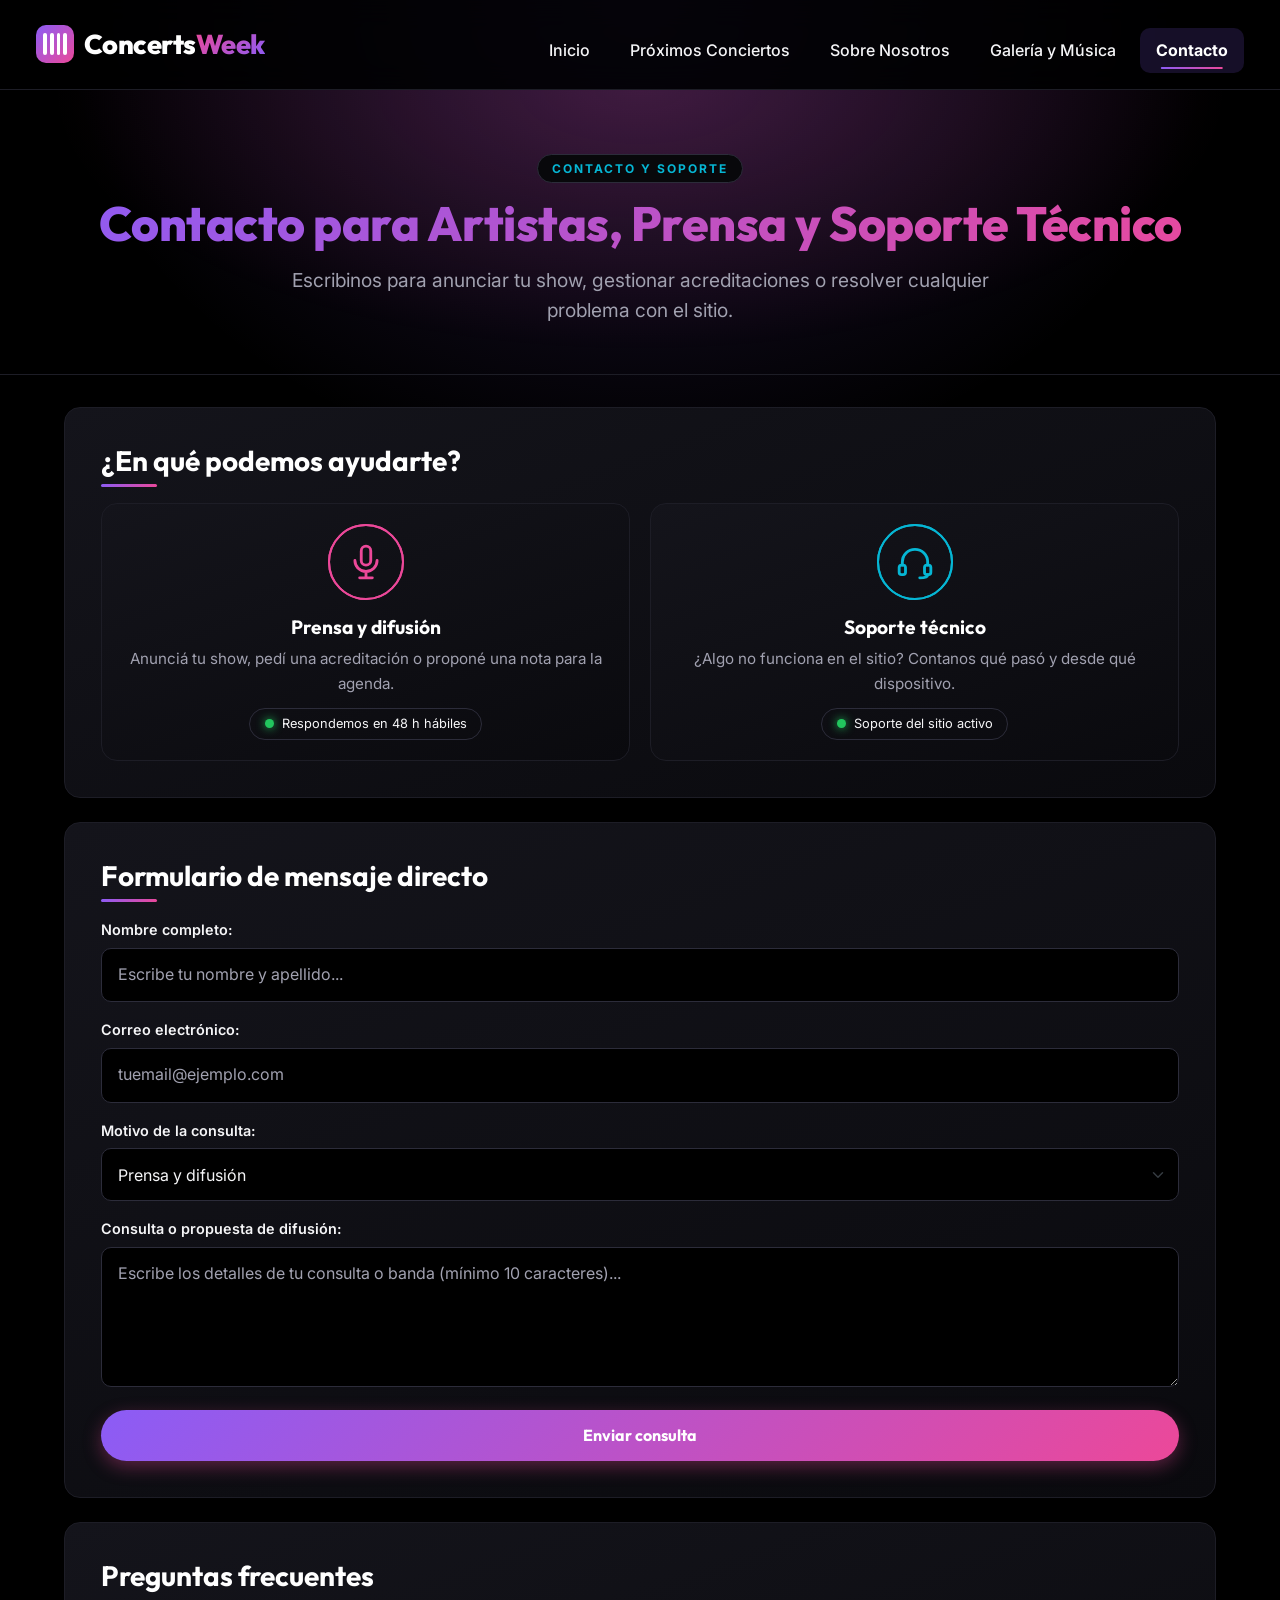
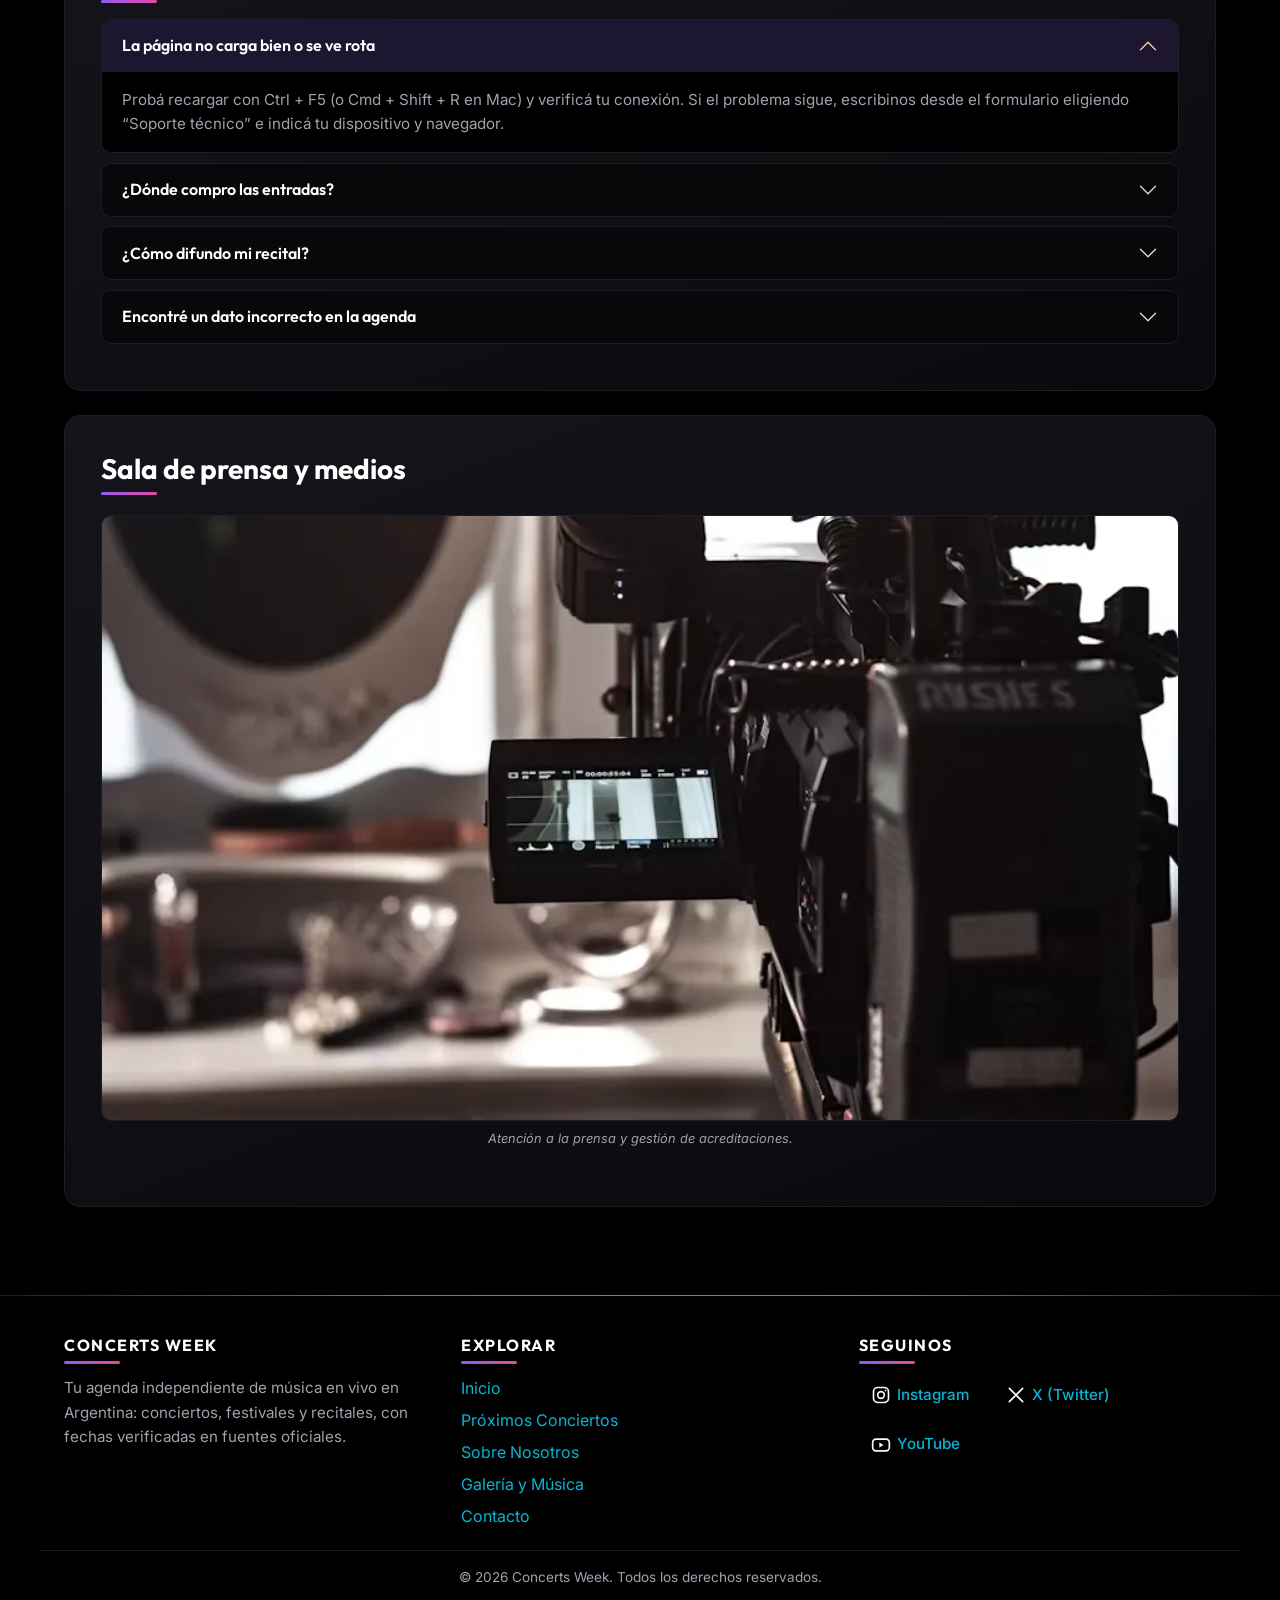
<file: pages/contacto.html>
<!DOCTYPE html>
<html lang="es">

<head>
    <meta charset="UTF-8">
    <meta name="viewport" content="width=device-width, initial-scale=1.0">
    <!-- SEO on-page: title, description y keywords propios de cada página -->
    <title>Contacto, Prensa y Soporte Técnico | Concerts Week</title>
    <meta name="description" content="Escribí a Concerts Week para difundir tu recital, pedir acreditaciones de prensa o resolver problemas técnicos del sitio. Incluye preguntas frecuentes.">
    <meta name="keywords" content="contacto, soporte técnico, acreditaciones de prensa, difundir recital, ayuda, preguntas frecuentes, prensa musical, Concerts Week">
    <meta name="robots" content="index, follow">
    <meta name="theme-color" content="#000000">
    <meta property="og:type" content="website">
    <meta property="og:title" content="Contacto, Prensa y Soporte Técnico | Concerts Week">
    <meta property="og:description" content="Escribí a Concerts Week para difundir tu recital, pedir acreditaciones de prensa o resolver problemas técnicos del sitio. Incluye preguntas frecuentes.">
    <meta property="og:locale" content="es_AR">
    <link rel="icon" type="image/svg+xml" href="../assets/icons/favicon.svg">
    <!-- Google Fonts -->
    <link rel="preconnect" href="https://fonts.googleapis.com">
    <link rel="preconnect" href="https://fonts.gstatic.com" crossorigin>
    <link href="https://fonts.googleapis.com/css2?family=Inter:wght@300;400;500;600&family=Outfit:wght@600;700;800&display=swap"
        rel="stylesheet">
    <!-- Bootstrap 5 CSS -->
    <link href="https://cdn.jsdelivr.net/npm/bootstrap@5.3.3/dist/css/bootstrap.min.css" rel="stylesheet"
        integrity="sha384-QWTKZyjpPEjISv5WaRU9OFeRpok6YctnYmDr5pNlyT2bRjXh0JMhjY6hW+ALEwIH" crossorigin="anonymous">
    <!-- AOS (animaciones al hacer scroll) -->
    <link href="https://unpkg.com/aos@2.3.1/dist/aos.css" rel="stylesheet">
    <!-- Estilos compilados desde SCSS -->
    <link rel="stylesheet" href="../styles/styles.css">
</head>

<body>

    <header class="site-header">
        <nav class="navbar navbar-expand-lg navbar-custom" aria-label="Navegación principal del sitio">
            <div class="container-fluid">
                <a class="navbar-brand brand-title" href="../index.html" aria-label="Concerts Week - Ir al inicio">
                    <span class="logo-mark" aria-hidden="true">
                        <span class="logo-bars"><span></span><span></span><span></span><span></span></span>
                    </span>
                    <span>Concerts<span class="brand-accent">Week</span></span>
                </a>
                <button class="navbar-toggler" type="button" data-bs-toggle="collapse" data-bs-target="#navbarMain"
                    aria-controls="navbarMain" aria-expanded="false" aria-label="Abrir menú de navegación">
                    <span class="navbar-toggler-icon"></span>
                </button>
                <div class="collapse navbar-collapse" id="navbarMain">
                    <ul class="navbar-nav ms-auto mb-2 mb-lg-0 gap-lg-2">
                        <li class="nav-item">
                            <a class="nav-link" href="../index.html">Inicio</a>
                        </li>
                        <li class="nav-item">
                            <a class="nav-link" href="conciertos.html">Próximos Conciertos</a>
                        </li>
                        <li class="nav-item">
                            <a class="nav-link" href="nosotros.html">Sobre Nosotros</a>
                        </li>
                        <li class="nav-item">
                            <a class="nav-link" href="galeria.html">Galería y Música</a>
                        </li>
                        <li class="nav-item">
                            <a class="nav-link active-page" href="contacto.html" aria-current="page">Contacto</a>
                        </li>
                    </ul>
                </div>
            </div>
        </nav>
        <div class="scroll-progress" aria-hidden="true"></div>
    </header>

    <main class="main-content">
        <section class="page-hero" data-aos="fade-down">
            <span class="eyebrow">Contacto y soporte</span>
            <h1>Contacto para Artistas, Prensa y Soporte Técnico</h1>
            <p class="lead-text">Escribinos para anunciar tu show, gestionar acreditaciones o resolver cualquier problema con el sitio.</p>
        </section>

        <div class="page-container">
            <section class="content-section" aria-labelledby="canales-titulo">
                <h2 id="canales-titulo">¿En qué podemos ayudarte?</h2>
                <div class="channel-grid">
                    <article class="channel-card" data-aos="fade-up">
                        <div class="pulse-icon"><svg viewBox="0 0 24 24" fill="none" stroke="#ec4899" stroke-width="1.8" stroke-linecap="round" stroke-linejoin="round" aria-hidden="true"><rect x="9" y="2" width="6" height="12" rx="3"></rect><path d="M5 11a7 7 0 0 0 14 0M12 18v4M8 22h8"></path></svg></div>
                        <h3>Prensa y difusión</h3>
                        <p>Anunciá tu show, pedí una acreditación o proponé una nota para la agenda.</p>
                        <span class="status-pill">Respondemos en 48 h hábiles</span>
                    </article>
                    <article class="channel-card" data-aos="fade-up" data-aos-delay="150">
                        <div class="pulse-icon pulse-icon--cyan"><svg viewBox="0 0 24 24" fill="none" stroke="#06b6d4" stroke-width="1.8" stroke-linecap="round" stroke-linejoin="round" aria-hidden="true"><path d="M4 14v-2a8 8 0 0 1 16 0v2"></path><rect x="2" y="14" width="4" height="6" rx="1.5"></rect><rect x="18" y="14" width="4" height="6" rx="1.5"></rect><path d="M20 20c0 1.5-2 2-5 2"></path></svg></div>
                        <h3>Soporte técnico</h3>
                        <p>¿Algo no funciona en el sitio? Contanos qué pasó y desde qué dispositivo.</p>
                        <span class="status-pill">Soporte del sitio activo</span>
                    </article>
                </div>
            </section>

            <section class="content-section" aria-labelledby="form-titulo" data-aos="fade-up">
                <h2 id="form-titulo">Formulario de mensaje directo</h2>
                <form id="contact-form" action="#" method="post" class="mt-3" aria-label="Formulario de contacto para prensa y soporte técnico">
                    <div class="mb-3">
                        <label for="nombre" class="form-label">Nombre completo:</label>
                        <input type="text" id="nombre" name="nombre" required minlength="3"
                            placeholder="Escribe tu nombre y apellido..." class="form-input" autocomplete="name">
                    </div>
                    <div class="mb-3">
                        <label for="email" class="form-label">Correo electrónico:</label>
                        <input type="email" id="email" name="email" required placeholder="tuemail@ejemplo.com"
                            class="form-input" autocomplete="email">
                    </div>
                    <div class="mb-3">
                        <label for="motivo" class="form-label">Motivo de la consulta:</label>
                        <select id="motivo" name="motivo" class="form-select" required>
                            <option value="prensa">Prensa y difusión</option>
                            <option value="soporte">Soporte técnico</option>
                            <option value="otro">Otra consulta</option>
                        </select>
                    </div>
                    <div id="tech-fields" hidden>
                        <div class="mb-3">
                            <label for="dispositivo" class="form-label">Dispositivo y navegador:</label>
                            <input type="text" id="dispositivo" name="dispositivo" required
                                placeholder="Ej.: iPhone 13 con Safari, PC con Chrome..." class="form-input">
                            <span class="form-hint">Nos ayuda a reproducir el problema.</span>
                        </div>
                    </div>
                    <div class="mb-3">
                        <label for="mensaje" class="form-label">Consulta o propuesta de difusión:</label>
                        <textarea id="mensaje" name="mensaje" rows="4" required minlength="10"
                            placeholder="Escribe los detalles de tu consulta o banda (mínimo 10 caracteres)..."
                            class="form-textarea"></textarea>
                    </div>
                    <button type="submit" class="btn-custom w-100">Enviar consulta</button>
                </form>
                <div class="form-success" id="form-success" tabindex="-1" role="status">
                    <svg viewBox="0 0 64 64" fill="none" stroke="#22c55e" stroke-width="4" stroke-linecap="round" stroke-linejoin="round" aria-hidden="true"><circle cx="32" cy="32" r="28"></circle><path class="check-path" d="M20 33l9 9 16-18"></path></svg>
                    <h3>¡Mensaje enviado!</h3>
                    <p>Gracias por escribirnos. Te respondemos por correo lo antes posible.</p>
                    <button type="button" class="btn-custom btn-custom--outline btn-custom--sm" id="form-reset">Enviar otra consulta</button>
                </div>
            </section>

            <section class="content-section faq" aria-labelledby="faq-titulo" data-aos="fade-up">
                <h2 id="faq-titulo">Preguntas frecuentes</h2>
                <div class="accordion" id="faqAcordeon">
                    <div class="accordion-item">
                        <h3 class="accordion-header">
                            <button class="accordion-button" type="button" data-bs-toggle="collapse"
                                data-bs-target="#faq0" aria-expanded="true" aria-controls="faq0">La página no carga bien o se ve rota</button>
                        </h3>
                        <div id="faq0" class="accordion-collapse collapse show" data-bs-parent="#faqAcordeon">
                            <div class="accordion-body">Probá recargar con Ctrl + F5 (o Cmd + Shift + R en Mac) y verificá tu conexión. Si el problema sigue, escribinos desde el formulario eligiendo &ldquo;Soporte técnico&rdquo; e indicá tu dispositivo y navegador.</div>
                        </div>
                    </div>
                    <div class="accordion-item">
                        <h3 class="accordion-header">
                            <button class="accordion-button collapsed" type="button" data-bs-toggle="collapse"
                                data-bs-target="#faq1" aria-expanded="false" aria-controls="faq1">¿Dónde compro las entradas?</button>
                        </h3>
                        <div id="faq1" class="accordion-collapse collapse" data-bs-parent="#faqAcordeon">
                            <div class="accordion-body">Solo en los canales oficiales de cada productora o ticketera (por ejemplo AllAccess, TuEntrada o Ticketek). En Concerts Week no vendemos entradas.</div>
                        </div>
                    </div>
                    <div class="accordion-item">
                        <h3 class="accordion-header">
                            <button class="accordion-button collapsed" type="button" data-bs-toggle="collapse"
                                data-bs-target="#faq2" aria-expanded="false" aria-controls="faq2">¿Cómo difundo mi recital?</button>
                        </h3>
                        <div id="faq2" class="accordion-collapse collapse" data-bs-parent="#faqAcordeon">
                            <div class="accordion-body">Completá el formulario eligiendo &ldquo;Prensa y difusión&rdquo; con la fecha, el recinto y el link oficial de venta. Verificamos los datos antes de publicarlos.</div>
                        </div>
                    </div>
                    <div class="accordion-item">
                        <h3 class="accordion-header">
                            <button class="accordion-button collapsed" type="button" data-bs-toggle="collapse"
                                data-bs-target="#faq3" aria-expanded="false" aria-controls="faq3">Encontré un dato incorrecto en la agenda</button>
                        </h3>
                        <div id="faq3" class="accordion-collapse collapse" data-bs-parent="#faqAcordeon">
                            <div class="accordion-body">Contanos qué show es y cuál es el dato correcto desde el formulario. Corregimos la información lo antes posible.</div>
                        </div>
                    </div>
                </div>
            </section>

            <section class="content-section" aria-labelledby="prensa-titulo" data-aos="zoom-in">
                <h2 id="prensa-titulo">Sala de prensa y medios</h2>
                <figure class="media-figure">
                    <img src="../assets/img/prensa-camara-video.webp" alt="Cámara de video profesional sobre un trípode en una sala de transmisión" class="media-image" width="863" height="580" loading="lazy">
                    <figcaption class="concert-card-caption">Atención a la prensa y gestión de acreditaciones.</figcaption>
                </figure>
            </section>
        </div>
    </main>

    <footer class="main-footer">
        <div class="footer-inner">
            <section aria-labelledby="footer-marca">
                <h2 class="footer-title" id="footer-marca">Concerts Week</h2>
                <p>Tu agenda independiente de música en vivo en Argentina: conciertos, festivales y recitales, con
                    fechas verificadas en fuentes oficiales.</p>
            </section>
            <nav aria-label="Mapa del sitio">
                <h2 class="footer-title">Explorar</h2>
                <ul class="footer-list footer-list--stack">
                    <li><a href="../index.html">Inicio</a></li>
                    <li><a href="conciertos.html">Próximos Conciertos</a></li>
                    <li><a href="nosotros.html">Sobre Nosotros</a></li>
                    <li><a href="galeria.html">Galería y Música</a></li>
                    <li><a href="contacto.html">Contacto</a></li>
                </ul>
            </nav>
            <nav aria-label="Redes sociales de Concerts Week">
                <h2 class="footer-title">Seguinos</h2>
                <ul class="footer-list">
                    <li>
                        <a href="https://instagram.com" target="_blank" rel="noopener noreferrer" class="social-link"
                            aria-label="Visitar el perfil en Instagram de Concerts Week (se abre en una pestaña nueva)">
                            <img src="../assets/icons/instagram.svg" alt="Logo de Instagram" class="social-icon" width="20" height="20">
                            Instagram
                        </a>
                    </li>
                    <li>
                        <a href="https://x.com" target="_blank" rel="noopener noreferrer" class="social-link"
                            aria-label="Visitar la cuenta en X de Concerts Week (se abre en una pestaña nueva)">
                            <img src="../assets/icons/x-twitter.svg" alt="Logo de X (Twitter)" class="social-icon" width="20" height="20">
                            X (Twitter)
                        </a>
                    </li>
                    <li>
                        <a href="https://youtube.com" target="_blank" rel="noopener noreferrer" class="social-link"
                            aria-label="Visitar el canal en YouTube de Concerts Week (se abre en una pestaña nueva)">
                            <img src="../assets/icons/youtube.svg" alt="Logo de YouTube" class="social-icon" width="20" height="20">
                            YouTube
                        </a>
                    </li>
                </ul>
            </nav>
        </div>
        <div class="footer-bottom">
            <p>&copy; 2026 Concerts Week. Todos los derechos reservados.</p>
        </div>
    </footer>

    <button type="button" class="back-to-top" aria-label="Volver al inicio de la página">&uarr;</button>

    <!-- Bootstrap JS (menú hamburguesa, carruseles y acordeón) -->
    <script src="https://cdn.jsdelivr.net/npm/bootstrap@5.3.3/dist/js/bootstrap.bundle.min.js"
        integrity="sha384-YvpcrYf0tY3lHB60NNkmXc5s9fDVZLESaAA55NDzOxhy9GkcIdslK1eN7N6jIeHz"
        crossorigin="anonymous"></script>
    <!-- AOS -->
    <script src="https://unpkg.com/aos@2.3.1/dist/aos.js"></script>
    <!-- Interacciones propias -->
    <script src="../assets/js/main.js"></script>
</body>

</html>
</file>
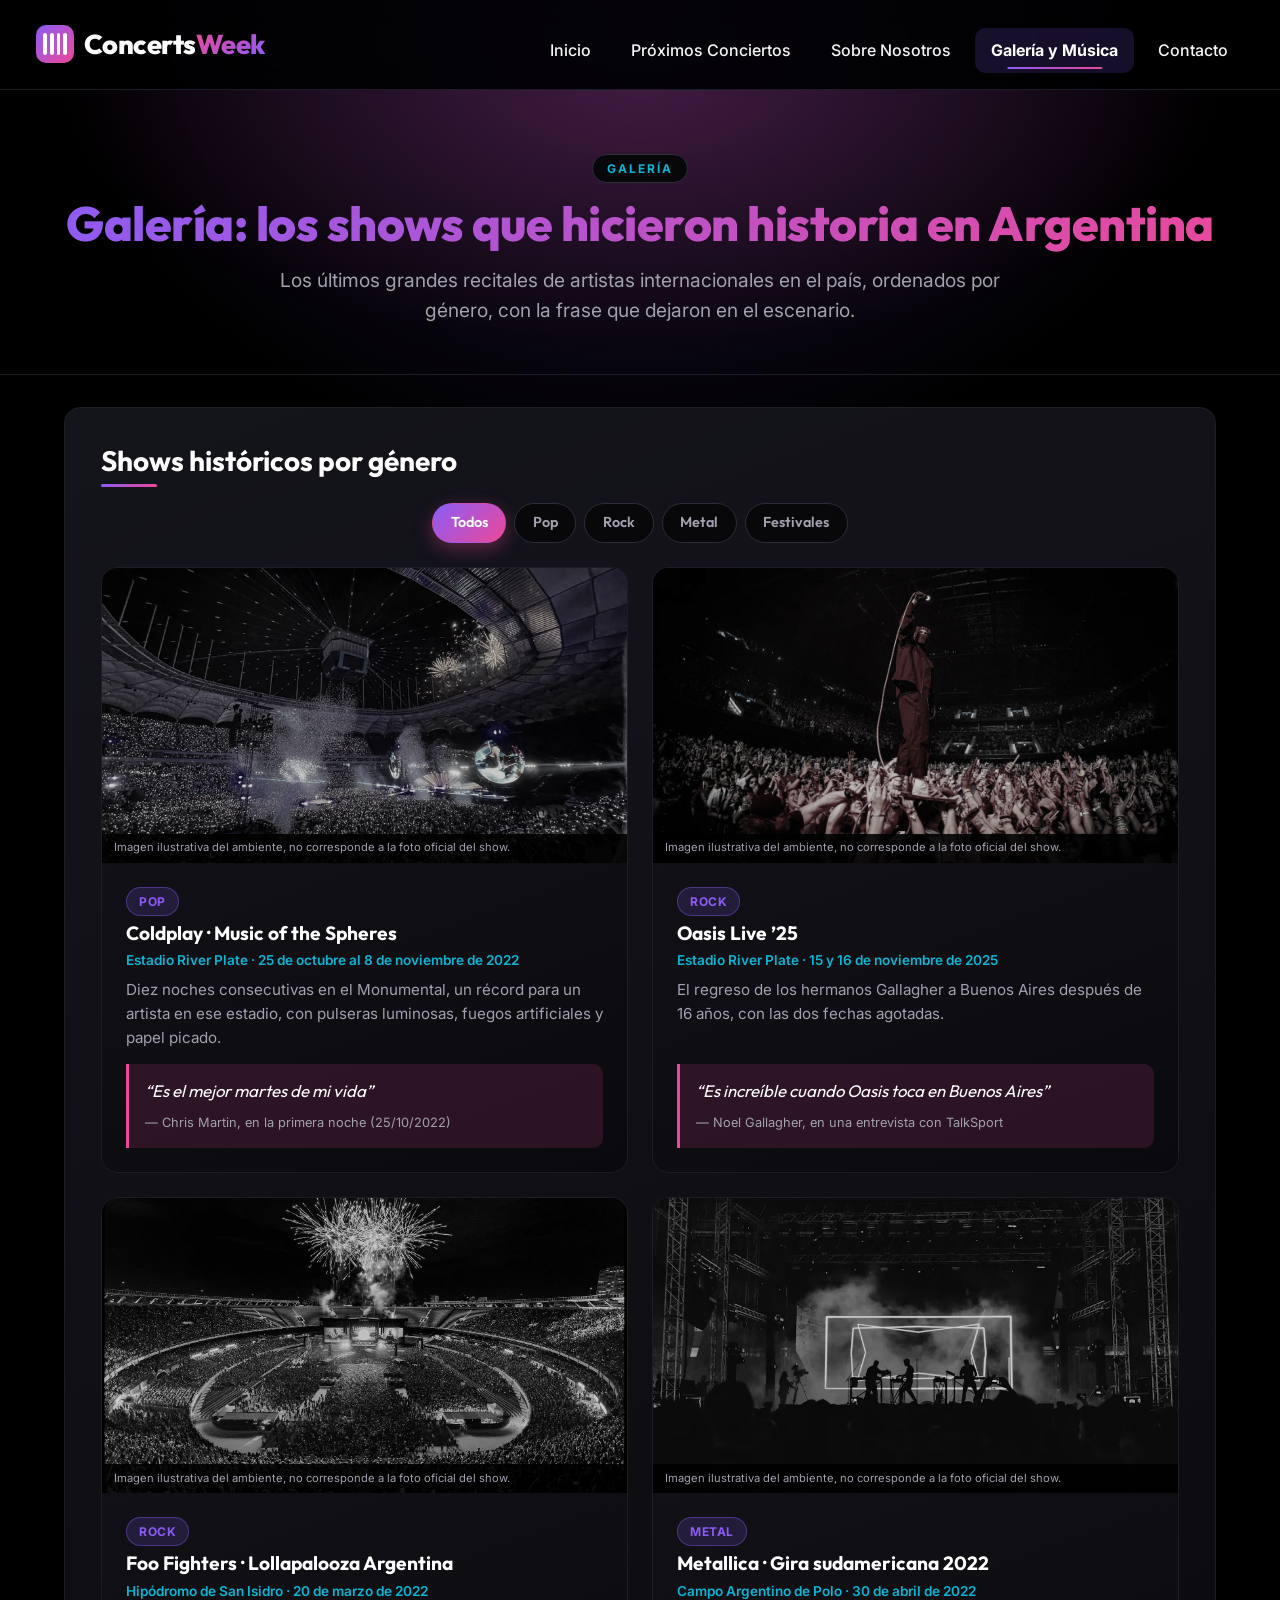
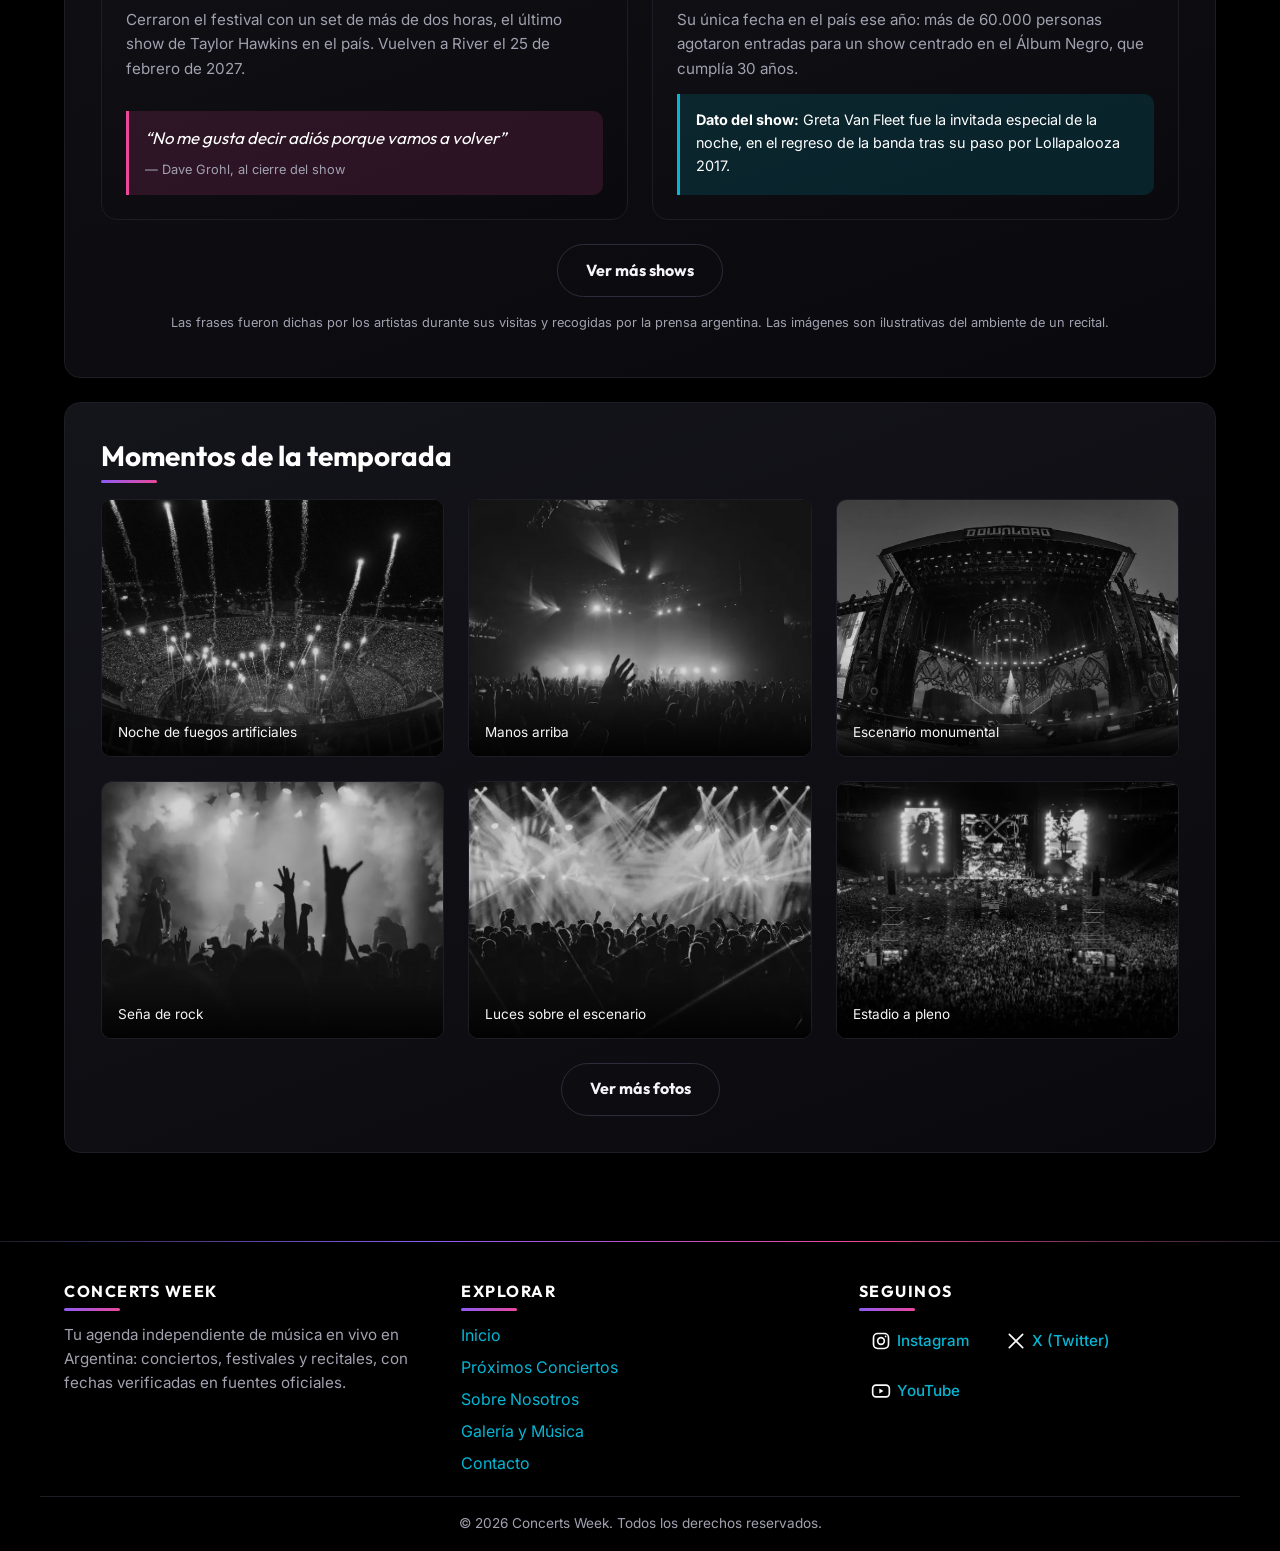
<file: pages/galeria.html>
<!DOCTYPE html>
<html lang="es">

<head>
    <meta charset="UTF-8">
    <meta name="viewport" content="width=device-width, initial-scale=1.0">
    <!-- SEO on-page: title, description y keywords propios de cada página -->
    <title>Galería de Shows Históricos en Argentina | Concerts Week</title>
    <meta name="description" content="Los shows más importantes de los últimos años en Argentina: Coldplay, Oasis, Foo Fighters y Metallica, por género y con la frase del artista.">
    <meta name="keywords" content="galería de conciertos, fotos de recitales, Coldplay River, Oasis Argentina, Foo Fighters Lollapalooza, Metallica Campo de Polo, shows históricos, música en vivo">
    <meta name="robots" content="index, follow">
    <meta name="theme-color" content="#000000">
    <meta property="og:type" content="website">
    <meta property="og:title" content="Galería de Shows Históricos en Argentina | Concerts Week">
    <meta property="og:description" content="Los shows más importantes de los últimos años en Argentina: Coldplay, Oasis, Foo Fighters y Metallica, por género y con la frase del artista.">
    <meta property="og:locale" content="es_AR">
    <link rel="icon" type="image/svg+xml" href="../assets/icons/favicon.svg">
    <!-- Google Fonts -->
    <link rel="preconnect" href="https://fonts.googleapis.com">
    <link rel="preconnect" href="https://fonts.gstatic.com" crossorigin>
    <link href="https://fonts.googleapis.com/css2?family=Inter:wght@300;400;500;600&family=Outfit:wght@600;700;800&display=swap"
        rel="stylesheet">
    <!-- Bootstrap 5 CSS -->
    <link href="https://cdn.jsdelivr.net/npm/bootstrap@5.3.3/dist/css/bootstrap.min.css" rel="stylesheet"
        integrity="sha384-QWTKZyjpPEjISv5WaRU9OFeRpok6YctnYmDr5pNlyT2bRjXh0JMhjY6hW+ALEwIH" crossorigin="anonymous">
    <!-- AOS (animaciones al hacer scroll) -->
    <link href="https://unpkg.com/aos@2.3.1/dist/aos.css" rel="stylesheet">
    <!-- Estilos compilados desde SCSS -->
    <link rel="stylesheet" href="../styles/styles.css">
</head>

<body>

    <header class="site-header">
        <nav class="navbar navbar-expand-lg navbar-custom" aria-label="Navegación principal del sitio">
            <div class="container-fluid">
                <a class="navbar-brand brand-title" href="../index.html" aria-label="Concerts Week - Ir al inicio">
                    <span class="logo-mark" aria-hidden="true">
                        <span class="logo-bars"><span></span><span></span><span></span><span></span></span>
                    </span>
                    <span>Concerts<span class="brand-accent">Week</span></span>
                </a>
                <button class="navbar-toggler" type="button" data-bs-toggle="collapse" data-bs-target="#navbarMain"
                    aria-controls="navbarMain" aria-expanded="false" aria-label="Abrir menú de navegación">
                    <span class="navbar-toggler-icon"></span>
                </button>
                <div class="collapse navbar-collapse" id="navbarMain">
                    <ul class="navbar-nav ms-auto mb-2 mb-lg-0 gap-lg-2">
                        <li class="nav-item">
                            <a class="nav-link" href="../index.html">Inicio</a>
                        </li>
                        <li class="nav-item">
                            <a class="nav-link" href="conciertos.html">Próximos Conciertos</a>
                        </li>
                        <li class="nav-item">
                            <a class="nav-link" href="nosotros.html">Sobre Nosotros</a>
                        </li>
                        <li class="nav-item">
                            <a class="nav-link active-page" href="galeria.html" aria-current="page">Galería y Música</a>
                        </li>
                        <li class="nav-item">
                            <a class="nav-link" href="contacto.html">Contacto</a>
                        </li>
                    </ul>
                </div>
            </div>
        </nav>
        <div class="scroll-progress" aria-hidden="true"></div>
    </header>

    <main class="main-content">
        <section class="page-hero" data-aos="fade-down">
            <span class="eyebrow">Galería</span>
            <h1>Galería: los shows que hicieron historia en Argentina</h1>
            <p class="lead-text">Los últimos grandes recitales de artistas internacionales en el país, ordenados por género, con la frase que dejaron en el escenario.</p>
        </section>

        <div class="page-container">
            <section class="content-section" aria-labelledby="shows-titulo">
                <h2 id="shows-titulo">Shows históricos por género</h2>
                <div class="mb-4" id="genre-filter" role="group" aria-label="Filtrar shows por género">
                    <div class="chip-group">
                        <button type="button" class="chip is-active" data-value="all" aria-pressed="true">Todos</button>
                        <button type="button" class="chip" data-value="Pop" aria-pressed="false">Pop</button>
                        <button type="button" class="chip" data-value="Rock" aria-pressed="false">Rock</button>
                        <button type="button" class="chip" data-value="Metal" aria-pressed="false">Metal</button>
                        <button type="button" class="chip" data-value="Festival" aria-pressed="false">Festivales</button>
                    </div>
                </div>
                <div class="show-grid" id="show-grid">
                    <article class="show-card" data-genre="Pop" data-aos="fade-up">
                        <figure class="show-card__media">
                            <img src="../assets/img/galeria-estadio-pulseras.webp" alt="Estadio techado iluminado de azul y violeta con pulseras luminosas entre el público" width="800" height="450" loading="lazy">
                            <figcaption>Imagen ilustrativa del ambiente, no corresponde a la foto oficial del show.</figcaption>
                        </figure>
                        <div class="show-card__body">
                            <span class="show-card__genre">Pop</span>
                            <h3 class="show-card__title">Coldplay · Music of the Spheres</h3>
                            <p class="show-card__meta">Estadio River Plate · 25 de octubre al 8 de noviembre de 2022</p>
                            <p class="show-card__text">Diez noches consecutivas en el Monumental, un récord para un artista en ese estadio, con pulseras luminosas, fuegos artificiales y papel picado.</p>
                            <blockquote class="artist-quote">
                                <p>&ldquo;Es el mejor martes de mi vida&rdquo;</p>
                                <cite>&mdash; Chris Martin, en la primera noche (25/10/2022)</cite>
                            </blockquote>
                        </div>
                    </article>
                    <article class="show-card" data-genre="Rock" data-aos="fade-up">
                        <figure class="show-card__media">
                            <img src="../assets/img/hero-escenario-estadio-rojo.webp" alt="Estadio repleto de público con el escenario iluminado en tonos rojos durante un recital" width="1280" height="770" loading="lazy">
                            <figcaption>Imagen ilustrativa del ambiente, no corresponde a la foto oficial del show.</figcaption>
                        </figure>
                        <div class="show-card__body">
                            <span class="show-card__genre">Rock</span>
                            <h3 class="show-card__title">Oasis Live ’25</h3>
                            <p class="show-card__meta">Estadio River Plate · 15 y 16 de noviembre de 2025</p>
                            <p class="show-card__text">El regreso de los hermanos Gallagher a Buenos Aires después de 16 años, con las dos fechas agotadas.</p>
                            <blockquote class="artist-quote">
                                <p>&ldquo;Es increíble cuando Oasis toca en Buenos Aires&rdquo;</p>
                                <cite>&mdash; Noel Gallagher, en una entrevista con TalkSport</cite>
                            </blockquote>
                        </div>
                    </article>
                    <article class="show-card" data-genre="Rock" data-aos="fade-up">
                        <figure class="show-card__media">
                            <img src="../assets/img/hero-estadio-fuegos-bn.webp" alt="Fotografía en blanco y negro de un estadio colmado con fuegos artificiales sobre el escenario" width="1600" height="1067" loading="lazy">
                            <figcaption>Imagen ilustrativa del ambiente, no corresponde a la foto oficial del show.</figcaption>
                        </figure>
                        <div class="show-card__body">
                            <span class="show-card__genre">Rock</span>
                            <h3 class="show-card__title">Foo Fighters · Lollapalooza Argentina</h3>
                            <p class="show-card__meta">Hipódromo de San Isidro · 20 de marzo de 2022</p>
                            <p class="show-card__text">Cerraron el festival con un set de más de dos horas, el último show de Taylor Hawkins en el país. Vuelven a River el 25 de febrero de 2027.</p>
                            <blockquote class="artist-quote">
                                <p>&ldquo;No me gusta decir adiós porque vamos a volver&rdquo;</p>
                                <cite>&mdash; Dave Grohl, al cierre del show</cite>
                            </blockquote>
                        </div>
                    </article>
                    <article class="show-card" data-genre="Metal" data-aos="fade-up">
                        <figure class="show-card__media">
                            <img src="../assets/img/galeria-siluetas-humo.webp" alt="Siluetas de una banda en el escenario entre humo y estructuras de iluminación" width="870" height="580" loading="lazy">
                            <figcaption>Imagen ilustrativa del ambiente, no corresponde a la foto oficial del show.</figcaption>
                        </figure>
                        <div class="show-card__body">
                            <span class="show-card__genre">Metal</span>
                            <h3 class="show-card__title">Metallica · Gira sudamericana 2022</h3>
                            <p class="show-card__meta">Campo Argentino de Polo · 30 de abril de 2022</p>
                            <p class="show-card__text">Su única fecha en el país ese año: más de 60.000 personas agotaron entradas para un show centrado en el Álbum Negro, que cumplía 30 años.</p>
                            <div class="artist-quote artist-quote--fact">
                                <p><strong>Dato del show:</strong> Greta Van Fleet fue la invitada especial de la noche, en el regreso de la banda tras su paso por Lollapalooza 2017.</p>
                            </div>
                        </div>
                    </article>
                    <article class="show-card is-hidden" data-genre="Festival" data-aos="fade-up">
                        <figure class="show-card__media">
                            <img src="../assets/img/hero-lollapalooza-multitud.webp" alt="Multitud con los brazos en alto frente al escenario principal de un festival al atardecer" width="1200" height="675" loading="lazy">
                            <figcaption>Imagen ilustrativa del ambiente, no corresponde a la foto oficial del show.</figcaption>
                        </figure>
                        <div class="show-card__body">
                            <span class="show-card__genre">Festival</span>
                            <h3 class="show-card__title">Lollapalooza Argentina 2022</h3>
                            <p class="show-card__meta">Hipódromo de San Isidro · 18 al 20 de marzo de 2022</p>
                            <p class="show-card__text">Séptima edición del festival: abrió Miley Cyrus, cerraron Foo Fighters y Martin Garrix, y L-Gante debutó en un festival masivo.</p>
                            <div class="artist-quote artist-quote--fact">
                                <p><strong>Dato del show:</strong> Foo Fighters cerró la última noche ante unas 100.000 personas, con Martin Garrix en otro escenario.</p>
                            </div>
                        </div>
                    </article>
                </div>
                <div class="load-more-wrap">
                    <button type="button" class="btn-custom btn-custom--outline" data-load-more="#show-grid">Ver más shows</button>
                </div>
                <p class="note-small">Las frases fueron dichas por los artistas durante sus visitas y recogidas por la prensa argentina.
                    Las imágenes son ilustrativas del ambiente de un recital.</p>
            </section>

            <section class="content-section" aria-labelledby="momentos-titulo">
                <h2 id="momentos-titulo">Momentos de la temporada</h2>
                <div class="gallery-grid" id="moments-grid">
                    <figure class="gallery-item" data-aos="zoom-in">
                        <img src="../assets/img/galeria-estadio-fuegos-rojos.webp" alt="Estadio de noche con fuegos artificiales rojos sobre el campo" width="785" height="785" loading="lazy">
                        <figcaption>Noche de fuegos artificiales</figcaption>
                    </figure>
                    <figure class="gallery-item" data-aos="zoom-in">
                        <img src="../assets/img/galeria-manos-arriba-luces.webp" alt="Público con las manos en alto bajo las luces amarillas del escenario" width="870" height="580" loading="lazy">
                        <figcaption>Manos arriba</figcaption>
                    </figure>
                    <figure class="gallery-item" data-aos="zoom-in">
                        <img src="../assets/img/galeria-escenario-estadio.webp" alt="Escenario monumental de un estadio con pantallas rojas y miles de personas en el campo" width="1181" height="748" loading="lazy">
                        <figcaption>Escenario monumental</figcaption>
                    </figure>
                    <figure class="gallery-item" data-aos="zoom-in">
                        <img src="../assets/img/galeria-publico-rock.webp" alt="Fanáticos haciendo la seña del rock con las manos frente a luces rojas" width="812" height="580" loading="lazy">
                        <figcaption>Seña de rock</figcaption>
                    </figure>
                    <figure class="gallery-item" data-aos="zoom-in">
                        <img src="../assets/img/galeria-luces-amarillas.webp" alt="Haces de luz amarillos sobre el escenario y el público de un recital" width="612" height="408" loading="lazy">
                        <figcaption>Luces sobre el escenario</figcaption>
                    </figure>
                    <figure class="gallery-item" data-aos="zoom-in">
                        <img src="../assets/img/galeria-estadio-unico.webp" alt="Panorámica de un estadio colmado de público frente al escenario con pantallas encendidas" width="770" height="515" loading="lazy">
                        <figcaption>Estadio a pleno</figcaption>
                    </figure>
                    <figure class="gallery-item is-hidden" data-aos="zoom-in">
                        <img src="../assets/img/galeria-fuegos-artificiales.webp" alt="Fuegos artificiales y llamas sobre el escenario durante el cierre de un festival" width="1600" height="1067" loading="lazy">
                        <figcaption>Cierre de festival</figcaption>
                    </figure>
                    <figure class="gallery-item is-hidden" data-aos="zoom-in">
                        <img src="../assets/img/galeria-cantante-brazos-abiertos.webp" alt="Cantante con los brazos abiertos sobre un escenario elevado frente a una multitud iluminada de amarillo" width="1024" height="616" loading="lazy">
                        <figcaption>Brazos abiertos</figcaption>
                    </figure>
                </div>
                <div class="load-more-wrap">
                    <button type="button" class="btn-custom btn-custom--outline" data-load-more="#moments-grid">Ver más fotos</button>
                </div>
            </section>
        </div>
    </main>

    <footer class="main-footer">
        <div class="footer-inner">
            <section aria-labelledby="footer-marca">
                <h2 class="footer-title" id="footer-marca">Concerts Week</h2>
                <p>Tu agenda independiente de música en vivo en Argentina: conciertos, festivales y recitales, con
                    fechas verificadas en fuentes oficiales.</p>
            </section>
            <nav aria-label="Mapa del sitio">
                <h2 class="footer-title">Explorar</h2>
                <ul class="footer-list footer-list--stack">
                    <li><a href="../index.html">Inicio</a></li>
                    <li><a href="conciertos.html">Próximos Conciertos</a></li>
                    <li><a href="nosotros.html">Sobre Nosotros</a></li>
                    <li><a href="galeria.html">Galería y Música</a></li>
                    <li><a href="contacto.html">Contacto</a></li>
                </ul>
            </nav>
            <nav aria-label="Redes sociales de Concerts Week">
                <h2 class="footer-title">Seguinos</h2>
                <ul class="footer-list">
                    <li>
                        <a href="https://instagram.com" target="_blank" rel="noopener noreferrer" class="social-link"
                            aria-label="Visitar el perfil en Instagram de Concerts Week (se abre en una pestaña nueva)">
                            <img src="../assets/icons/instagram.svg" alt="Logo de Instagram" class="social-icon" width="20" height="20">
                            Instagram
                        </a>
                    </li>
                    <li>
                        <a href="https://x.com" target="_blank" rel="noopener noreferrer" class="social-link"
                            aria-label="Visitar la cuenta en X de Concerts Week (se abre en una pestaña nueva)">
                            <img src="../assets/icons/x-twitter.svg" alt="Logo de X (Twitter)" class="social-icon" width="20" height="20">
                            X (Twitter)
                        </a>
                    </li>
                    <li>
                        <a href="https://youtube.com" target="_blank" rel="noopener noreferrer" class="social-link"
                            aria-label="Visitar el canal en YouTube de Concerts Week (se abre en una pestaña nueva)">
                            <img src="../assets/icons/youtube.svg" alt="Logo de YouTube" class="social-icon" width="20" height="20">
                            YouTube
                        </a>
                    </li>
                </ul>
            </nav>
        </div>
        <div class="footer-bottom">
            <p>&copy; 2026 Concerts Week. Todos los derechos reservados.</p>
        </div>
    </footer>

    <button type="button" class="back-to-top" aria-label="Volver al inicio de la página">&uarr;</button>

    <!-- Bootstrap JS (menú hamburguesa, carruseles y acordeón) -->
    <script src="https://cdn.jsdelivr.net/npm/bootstrap@5.3.3/dist/js/bootstrap.bundle.min.js"
        integrity="sha384-YvpcrYf0tY3lHB60NNkmXc5s9fDVZLESaAA55NDzOxhy9GkcIdslK1eN7N6jIeHz"
        crossorigin="anonymous"></script>
    <!-- AOS -->
    <script src="https://unpkg.com/aos@2.3.1/dist/aos.js"></script>
    <!-- Interacciones propias -->
    <script src="../assets/js/main.js"></script>
</body>

</html>
</file>
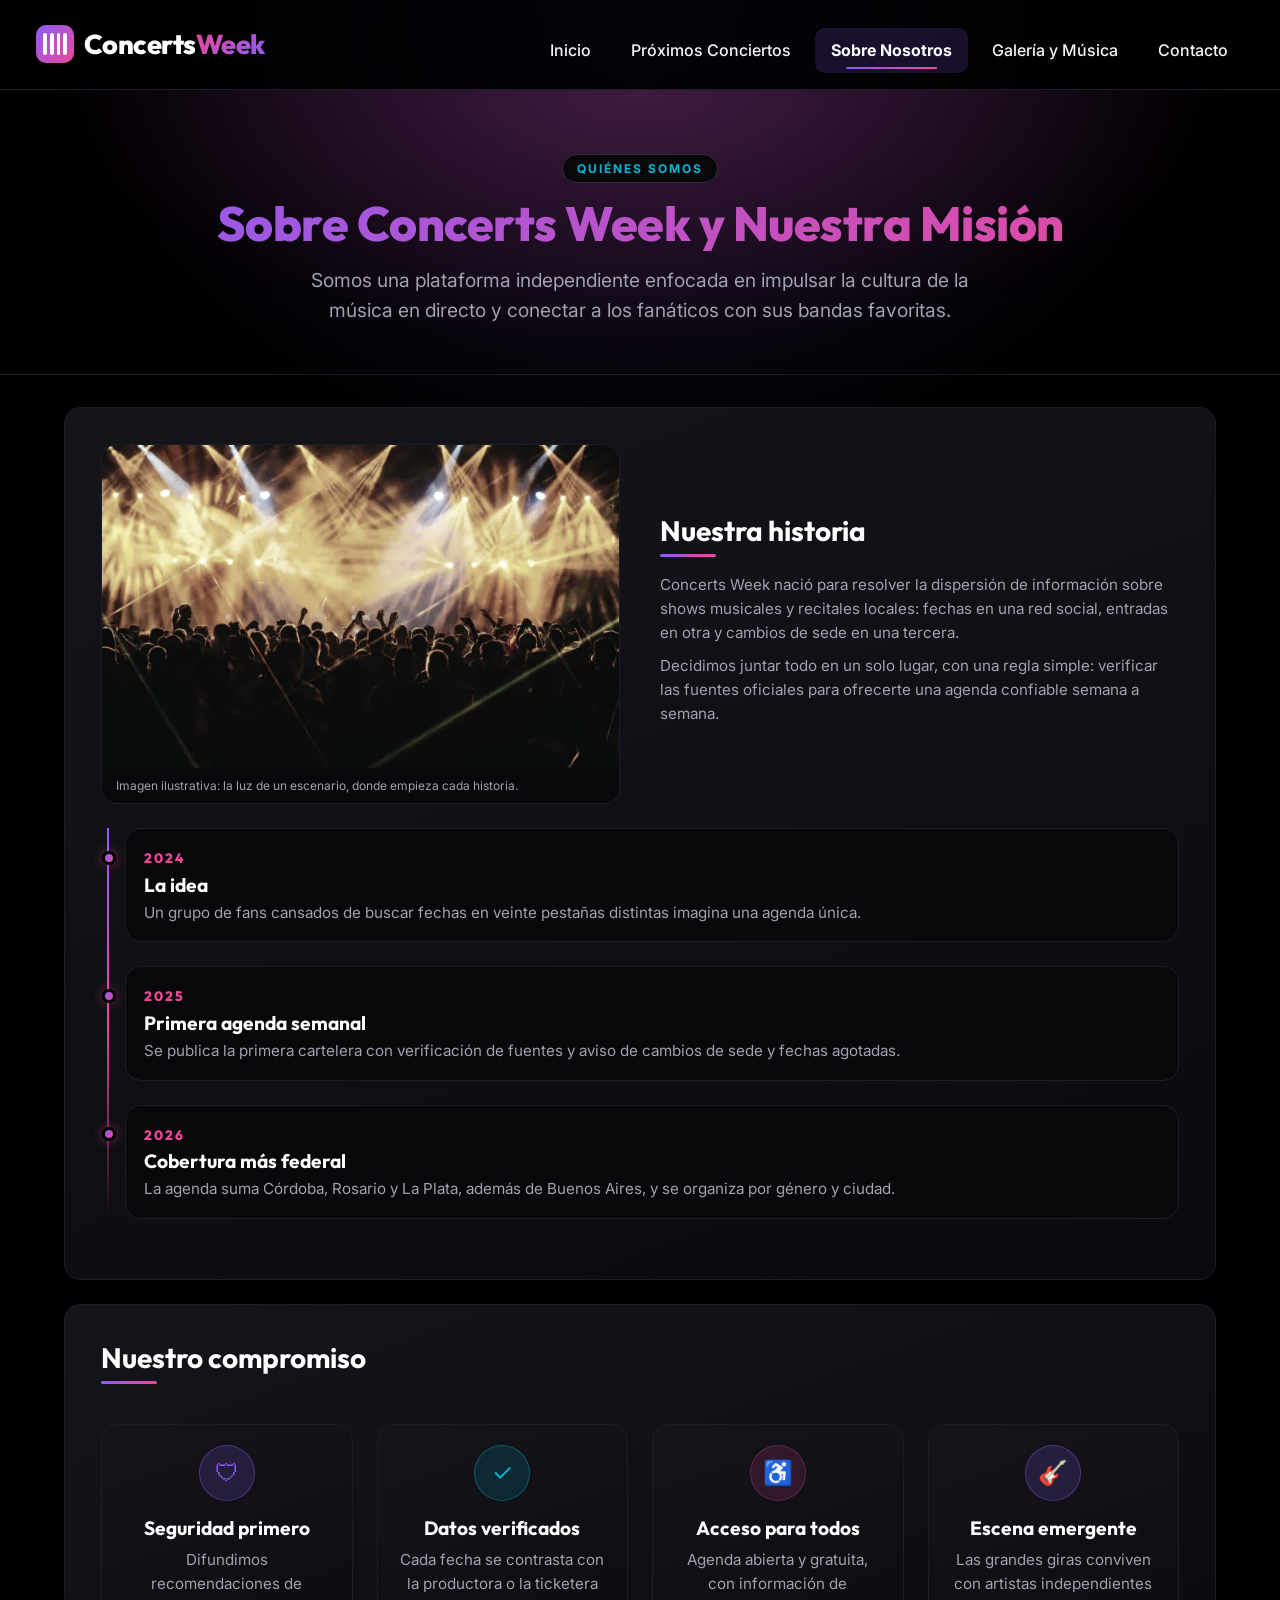
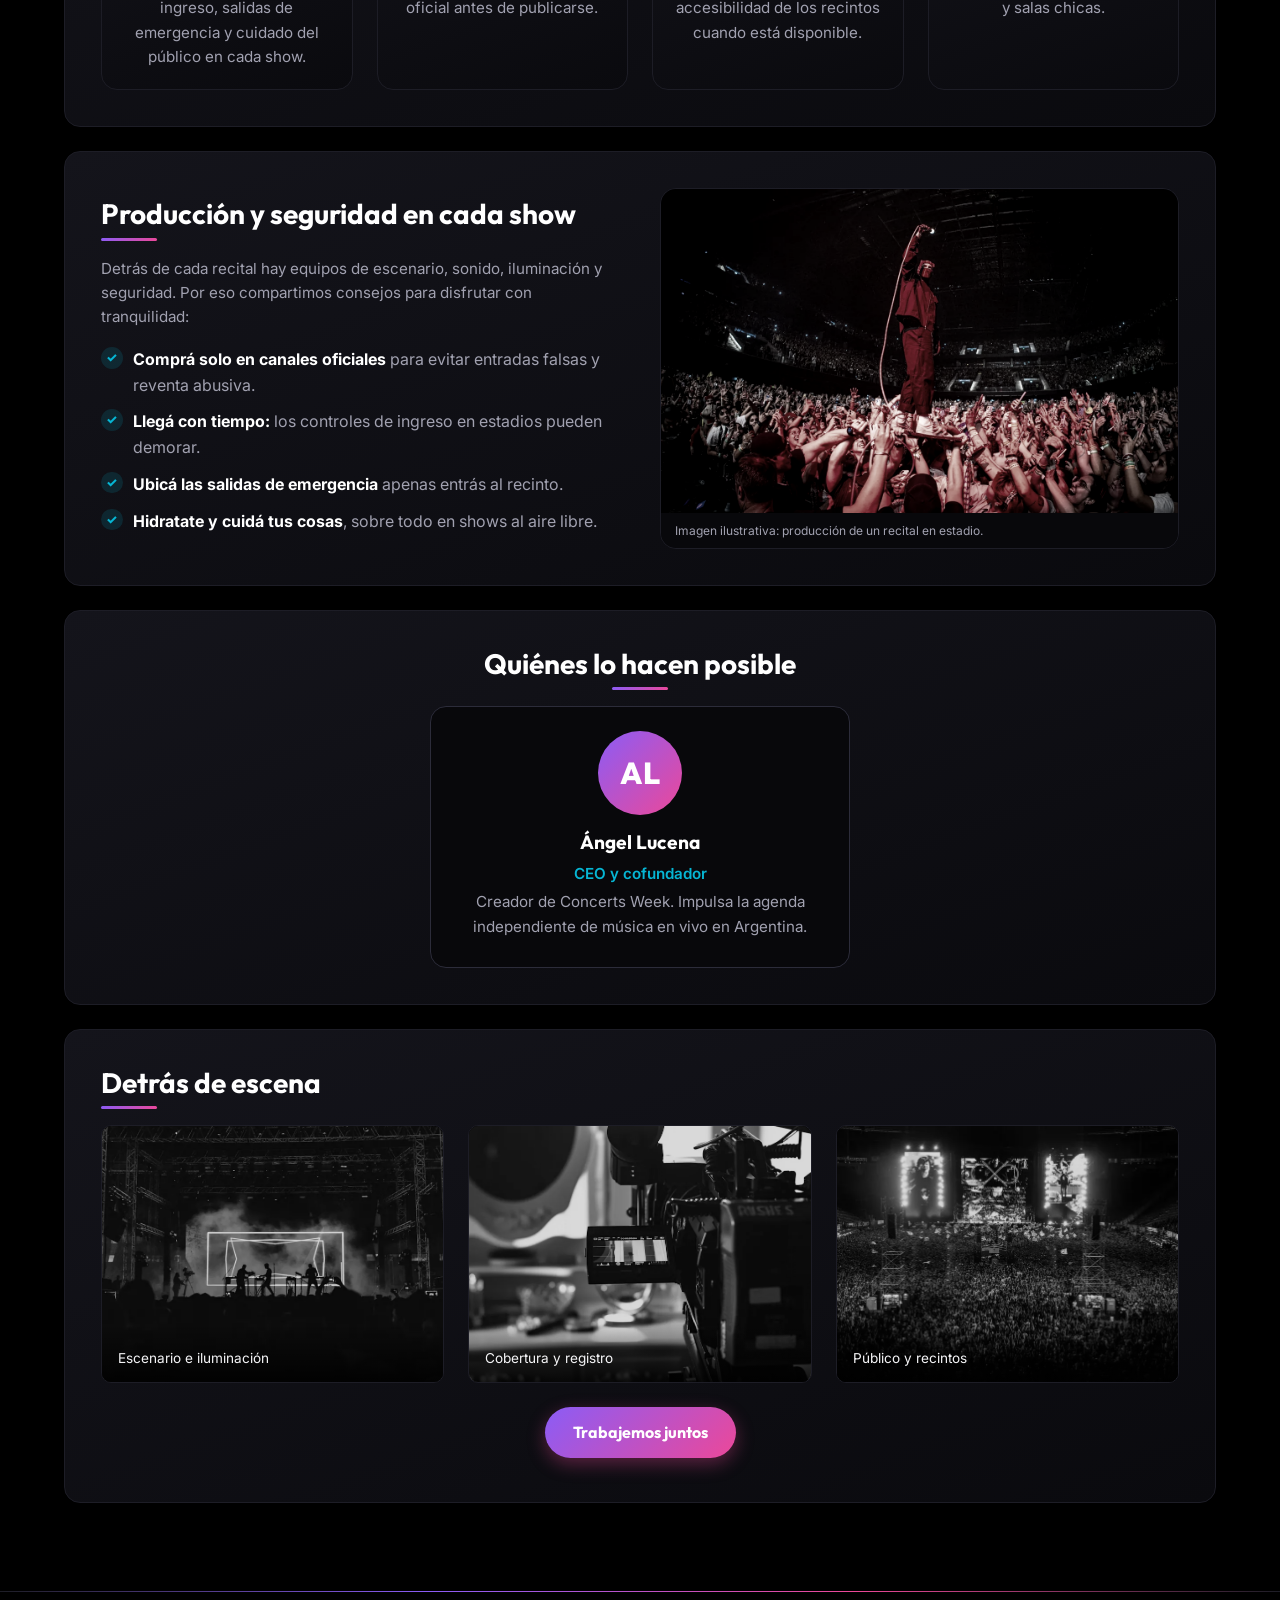
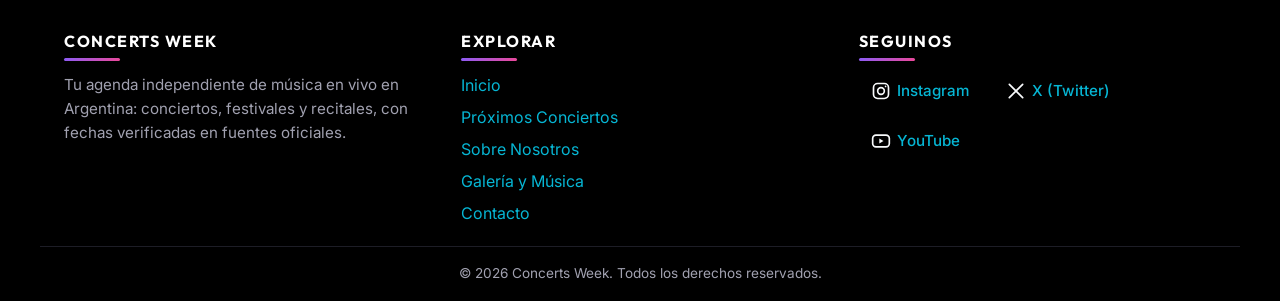
<file: pages/nosotros.html>
<!DOCTYPE html>
<html lang="es">

<head>
    <meta charset="UTF-8">
    <meta name="viewport" content="width=device-width, initial-scale=1.0">
    <!-- SEO on-page: title, description y keywords propios de cada página -->
    <title>Sobre Nosotros: Historia y Compromiso | Concerts Week</title>
    <meta name="description" content="Conocé la historia de Concerts Week, la plataforma independiente de música en vivo, y su compromiso con la seguridad y los datos verificados.">
    <meta name="keywords" content="sobre nosotros, Concerts Week, historia, compromiso, seguridad en recitales, producción de shows, periodismo musical, misión">
    <meta name="robots" content="index, follow">
    <meta name="theme-color" content="#000000">
    <meta property="og:type" content="website">
    <meta property="og:title" content="Sobre Nosotros: Historia y Compromiso | Concerts Week">
    <meta property="og:description" content="Conocé la historia de Concerts Week, la plataforma independiente de música en vivo, y su compromiso con la seguridad y los datos verificados.">
    <meta property="og:locale" content="es_AR">
    <link rel="icon" type="image/svg+xml" href="../assets/icons/favicon.svg">
    <!-- Google Fonts -->
    <link rel="preconnect" href="https://fonts.googleapis.com">
    <link rel="preconnect" href="https://fonts.gstatic.com" crossorigin>
    <link href="https://fonts.googleapis.com/css2?family=Inter:wght@300;400;500;600&family=Outfit:wght@600;700;800&display=swap"
        rel="stylesheet">
    <!-- Bootstrap 5 CSS -->
    <link href="https://cdn.jsdelivr.net/npm/bootstrap@5.3.3/dist/css/bootstrap.min.css" rel="stylesheet"
        integrity="sha384-QWTKZyjpPEjISv5WaRU9OFeRpok6YctnYmDr5pNlyT2bRjXh0JMhjY6hW+ALEwIH" crossorigin="anonymous">
    <!-- AOS (animaciones al hacer scroll) -->
    <link href="https://unpkg.com/aos@2.3.1/dist/aos.css" rel="stylesheet">
    <!-- Estilos compilados desde SCSS -->
    <link rel="stylesheet" href="../styles/styles.css">
</head>

<body>

    <header class="site-header">
        <nav class="navbar navbar-expand-lg navbar-custom" aria-label="Navegación principal del sitio">
            <div class="container-fluid">
                <a class="navbar-brand brand-title" href="../index.html" aria-label="Concerts Week - Ir al inicio">
                    <span class="logo-mark" aria-hidden="true">
                        <span class="logo-bars"><span></span><span></span><span></span><span></span></span>
                    </span>
                    <span>Concerts<span class="brand-accent">Week</span></span>
                </a>
                <button class="navbar-toggler" type="button" data-bs-toggle="collapse" data-bs-target="#navbarMain"
                    aria-controls="navbarMain" aria-expanded="false" aria-label="Abrir menú de navegación">
                    <span class="navbar-toggler-icon"></span>
                </button>
                <div class="collapse navbar-collapse" id="navbarMain">
                    <ul class="navbar-nav ms-auto mb-2 mb-lg-0 gap-lg-2">
                        <li class="nav-item">
                            <a class="nav-link" href="../index.html">Inicio</a>
                        </li>
                        <li class="nav-item">
                            <a class="nav-link" href="conciertos.html">Próximos Conciertos</a>
                        </li>
                        <li class="nav-item">
                            <a class="nav-link active-page" href="nosotros.html" aria-current="page">Sobre Nosotros</a>
                        </li>
                        <li class="nav-item">
                            <a class="nav-link" href="galeria.html">Galería y Música</a>
                        </li>
                        <li class="nav-item">
                            <a class="nav-link" href="contacto.html">Contacto</a>
                        </li>
                    </ul>
                </div>
            </div>
        </nav>
        <div class="scroll-progress" aria-hidden="true"></div>
    </header>

    <main class="main-content">
        <section class="page-hero" data-aos="fade-down">
            <span class="eyebrow">Quiénes somos</span>
            <h1>Sobre Concerts Week y Nuestra Misión</h1>
            <p class="lead-text">Somos una plataforma independiente enfocada en impulsar la cultura de la música en directo y conectar a los fanáticos con sus bandas favoritas.</p>
        </section>

        <div class="page-container">
            <section class="content-section" aria-labelledby="historia-titulo">
                <div class="split-block">
                    <figure class="split-block__media" data-aos="fade-right">
                        <img src="../assets/img/galeria-luces-amarillas.webp" alt="Escenario iluminado con focos amarillos y el público al frente durante un recital" width="612" height="408" loading="lazy">
                        <figcaption>Imagen ilustrativa: la luz de un escenario, donde empieza cada historia.</figcaption>
                    </figure>
                    <div data-aos="fade-left">
                        <h2 id="historia-titulo">Nuestra historia</h2>
                        <p>Concerts Week nació para resolver la dispersión de información sobre shows musicales y recitales
                            locales: fechas en una red social, entradas en otra y cambios de sede en una tercera.</p>
                        <p>Decidimos juntar todo en un solo lugar, con una regla simple: verificar las fuentes oficiales para
                            ofrecerte una agenda confiable semana a semana.</p>
                    </div>
                </div>
                <ol class="timeline">
                    <li class="timeline__item" data-aos="fade-up">
                        <span class="timeline__year">2024</span>
                        <h3>La idea</h3>
                        <p>Un grupo de fans cansados de buscar fechas en veinte pestañas distintas imagina una agenda única.</p>
                    </li>
                    <li class="timeline__item" data-aos="fade-up">
                        <span class="timeline__year">2025</span>
                        <h3>Primera agenda semanal</h3>
                        <p>Se publica la primera cartelera con verificación de fuentes y aviso de cambios de sede y fechas agotadas.</p>
                    </li>
                    <li class="timeline__item" data-aos="fade-up">
                        <span class="timeline__year">2026</span>
                        <h3>Cobertura más federal</h3>
                        <p>La agenda suma Córdoba, Rosario y La Plata, además de Buenos Aires, y se organiza por género y ciudad.</p>
                    </li>
                </ol>
            </section>

            <section class="content-section" aria-labelledby="compromiso-titulo">
                <h2 id="compromiso-titulo">Nuestro compromiso</h2>
                <div class="row g-4 mt-1">
                    <div class="col-12 col-md-6 col-lg-3" data-aos="fade-up" data-aos-delay="0">
                        <article class="value-card">
                            <div class="icon-bubble" aria-hidden="true">&#128737;</div>
                            <h3>Seguridad primero</h3>
                            <p>Difundimos recomendaciones de ingreso, salidas de emergencia y cuidado del público en cada show.</p>
                        </article>
                    </div>
                    <div class="col-12 col-md-6 col-lg-3" data-aos="fade-up" data-aos-delay="100">
                        <article class="value-card">
                            <div class="icon-bubble icon-bubble--cyan" aria-hidden="true">&#10003;</div>
                            <h3>Datos verificados</h3>
                            <p>Cada fecha se contrasta con la productora o la ticketera oficial antes de publicarse.</p>
                        </article>
                    </div>
                    <div class="col-12 col-md-6 col-lg-3" data-aos="fade-up" data-aos-delay="200">
                        <article class="value-card">
                            <div class="icon-bubble icon-bubble--pink" aria-hidden="true">&#9855;</div>
                            <h3>Acceso para todos</h3>
                            <p>Agenda abierta y gratuita, con información de accesibilidad de los recintos cuando está disponible.</p>
                        </article>
                    </div>
                    <div class="col-12 col-md-6 col-lg-3" data-aos="fade-up" data-aos-delay="300">
                        <article class="value-card">
                            <div class="icon-bubble" aria-hidden="true">&#127928;</div>
                            <h3>Escena emergente</h3>
                            <p>Las grandes giras conviven con artistas independientes y salas chicas.</p>
                        </article>
                    </div>
                </div>
            </section>

            <section class="content-section" aria-labelledby="produccion-titulo">
                <div class="split-block split-block--reverse">
                    <figure class="split-block__media" data-aos="fade-left">
                        <img src="../assets/img/hero-escenario-estadio-rojo.webp" alt="Estadio repleto de público con el escenario iluminado en tonos rojos durante un recital" width="1280" height="770" loading="lazy">
                        <figcaption>Imagen ilustrativa: producción de un recital en estadio.</figcaption>
                    </figure>
                    <div data-aos="fade-right">
                        <h2 id="produccion-titulo">Producción y seguridad en cada show</h2>
                        <p>Detrás de cada recital hay equipos de escenario, sonido, iluminación y seguridad. Por eso compartimos
                            consejos para disfrutar con tranquilidad:</p>
                        <ul class="check-list">
                            <li><strong>Comprá solo en canales oficiales</strong> para evitar entradas falsas y reventa abusiva.</li>
                            <li><strong>Llegá con tiempo:</strong> los controles de ingreso en estadios pueden demorar.</li>
                            <li><strong>Ubicá las salidas de emergencia</strong> apenas entrás al recinto.</li>
                            <li><strong>Hidratate y cuidá tus cosas</strong>, sobre todo en shows al aire libre.</li>
                        </ul>
                    </div>
                </div>
            </section>

            <section class="content-section content-section--center" aria-labelledby="equipo-titulo">
                <h2 id="equipo-titulo">Quiénes lo hacen posible</h2>
                <div class="team-card" data-aos="zoom-in">
                    <div class="team-card__avatar" aria-hidden="true">AL</div>
                    <h3>Ángel Lucena</h3>
                    <p class="concert-info">CEO y cofundador</p>
                    <p>Creador de Concerts Week. Impulsa la agenda independiente de música en vivo en Argentina.</p>
                </div>
            </section>

            <section class="content-section" aria-labelledby="backstage-titulo">
                <h2 id="backstage-titulo">Detrás de escena</h2>
                <div class="gallery-grid">
                    <figure class="gallery-item" data-aos="zoom-in">
                        <img src="../assets/img/galeria-siluetas-humo.webp" alt="Siluetas de una banda en el escenario entre humo y estructuras de iluminación" width="870" height="580" loading="lazy">
                        <figcaption>Escenario e iluminación</figcaption>
                    </figure>
                    <figure class="gallery-item" data-aos="zoom-in" data-aos-delay="100">
                        <img src="../assets/img/prensa-camara-video.webp" alt="Cámara de video profesional sobre un trípode en una sala de transmisión" width="863" height="580" loading="lazy">
                        <figcaption>Cobertura y registro</figcaption>
                    </figure>
                    <figure class="gallery-item" data-aos="zoom-in" data-aos-delay="200">
                        <img src="../assets/img/galeria-estadio-unico.webp" alt="Panorámica de un estadio colmado de público frente al escenario con pantallas encendidas" width="770" height="515" loading="lazy">
                        <figcaption>Público y recintos</figcaption>
                    </figure>
                </div>
                <div class="text-center mt-4">
                    <a href="contacto.html" class="btn-custom">Trabajemos juntos</a>
                </div>
            </section>
        </div>
    </main>

    <footer class="main-footer">
        <div class="footer-inner">
            <section aria-labelledby="footer-marca">
                <h2 class="footer-title" id="footer-marca">Concerts Week</h2>
                <p>Tu agenda independiente de música en vivo en Argentina: conciertos, festivales y recitales, con
                    fechas verificadas en fuentes oficiales.</p>
            </section>
            <nav aria-label="Mapa del sitio">
                <h2 class="footer-title">Explorar</h2>
                <ul class="footer-list footer-list--stack">
                    <li><a href="../index.html">Inicio</a></li>
                    <li><a href="conciertos.html">Próximos Conciertos</a></li>
                    <li><a href="nosotros.html">Sobre Nosotros</a></li>
                    <li><a href="galeria.html">Galería y Música</a></li>
                    <li><a href="contacto.html">Contacto</a></li>
                </ul>
            </nav>
            <nav aria-label="Redes sociales de Concerts Week">
                <h2 class="footer-title">Seguinos</h2>
                <ul class="footer-list">
                    <li>
                        <a href="https://instagram.com" target="_blank" rel="noopener noreferrer" class="social-link"
                            aria-label="Visitar el perfil en Instagram de Concerts Week (se abre en una pestaña nueva)">
                            <img src="../assets/icons/instagram.svg" alt="Logo de Instagram" class="social-icon" width="20" height="20">
                            Instagram
                        </a>
                    </li>
                    <li>
                        <a href="https://x.com" target="_blank" rel="noopener noreferrer" class="social-link"
                            aria-label="Visitar la cuenta en X de Concerts Week (se abre en una pestaña nueva)">
                            <img src="../assets/icons/x-twitter.svg" alt="Logo de X (Twitter)" class="social-icon" width="20" height="20">
                            X (Twitter)
                        </a>
                    </li>
                    <li>
                        <a href="https://youtube.com" target="_blank" rel="noopener noreferrer" class="social-link"
                            aria-label="Visitar el canal en YouTube de Concerts Week (se abre en una pestaña nueva)">
                            <img src="../assets/icons/youtube.svg" alt="Logo de YouTube" class="social-icon" width="20" height="20">
                            YouTube
                        </a>
                    </li>
                </ul>
            </nav>
        </div>
        <div class="footer-bottom">
            <p>&copy; 2026 Concerts Week. Todos los derechos reservados.</p>
        </div>
    </footer>

    <button type="button" class="back-to-top" aria-label="Volver al inicio de la página">&uarr;</button>

    <!-- Bootstrap JS (menú hamburguesa, carruseles y acordeón) -->
    <script src="https://cdn.jsdelivr.net/npm/bootstrap@5.3.3/dist/js/bootstrap.bundle.min.js"
        integrity="sha384-YvpcrYf0tY3lHB60NNkmXc5s9fDVZLESaAA55NDzOxhy9GkcIdslK1eN7N6jIeHz"
        crossorigin="anonymous"></script>
    <!-- AOS -->
    <script src="https://unpkg.com/aos@2.3.1/dist/aos.js"></script>
    <!-- Interacciones propias -->
    <script src="../assets/js/main.js"></script>
</body>

</html>
</file>
<file: styles/styles.css>
.content-section {
  background: linear-gradient(160deg, #14141b 0%, #0a0a0e 100%);
  border: 1px solid #1d1d26;
  border-radius: 16px;
  padding: 1.25rem;
}
.card-interactive,
.value-card,
.show-card,
.channel-card {
  background: linear-gradient(160deg, #14141b 0%, #0a0a0e 100%);
  border: 1px solid #1d1d26;
  border-radius: 16px;
  padding: 1.25rem;
}
.agenda-search,
.form-input,
.form-textarea,
.form-select {
  width: 100%;
  padding: 0.85rem 1rem;
  background-color: #000000;
  border: 1px solid #2c2c3a;
  border-radius: 10px;
  color: #f5f5f7;
}
.badge-status,
.show-card__genre,
.tag {
  display: inline-block;
  padding: 0.25rem 0.75rem;
  border-radius: 9999px;
  font-size: 0.75rem;
  font-weight: 700;
  letter-spacing: 0.5px;
  text-transform: uppercase;
}
.chip {
  display: inline-block;
  padding: 0.45rem 1.1rem;
  border: 1px solid #2c2c3a;
  border-radius: 9999px;
  background-color: #08080b;
  color: #a1a1b0;
  font-family: "Outfit", "Segoe UI", Arial, sans-serif;
  font-weight: 600;
  font-size: 0.9rem;
  cursor: pointer;
}
.icon-bubble {
  width: 56px;
  height: 56px;
  border-radius: 9999px;
  background-color: rgba(139, 92, 246, 0.16);
  border: 1px solid rgba(139, 92, 246, 0.4);
  color: #8b5cf6;
  display: flex;
  align-items: center;
  justify-content: center;
}
*,
*::before,
*::after {
  box-sizing: border-box;
}
html {
  scroll-behavior: smooth;
  scroll-padding-top: 5rem;
  overflow-x: hidden;
}
body {
  background-color: #000000;
  background-image: radial-gradient(ellipse at 50% 0%, rgba(139, 92, 246, 0.22), rgba(0, 0, 0, 0) 65%);
  background-repeat: no-repeat;
  background-size: 100% 520px;
  color: #f5f5f7;
  font-family: "Inter", "Segoe UI", Arial, sans-serif;
  font-size: 1rem;
  line-height: 1.6;
  min-height: 100vh;
  display: flex;
  flex-direction: column;
}
[hidden] {
  display: none !important;
}
img {
  max-width: 100%;
  height: auto;
}
::selection {
  background-color: #ec4899;
  color: #ffffff;
}
::-webkit-scrollbar {
  width: 10px;
}
::-webkit-scrollbar-track {
  background: #000000;
}
::-webkit-scrollbar-thumb {
  background: #2c2c3a;
  border-radius: 9999px;
}
.main-content {
  flex: 1;
  width: 100%;
}
.page-container {
  width: 100%;
  max-width: 1200px;
  margin: 0 auto;
  padding: 1.25rem 1rem;
}
@media (min-width: 768px) {
  .page-container {
    padding: 2rem 1.5rem;
  }
}
.content-section {
  margin-bottom: 1.25rem;
  position: relative;
  overflow: hidden;
}
@media (min-width: 768px) {
  .content-section {
    padding: 1.75rem;
    margin-bottom: 1.5rem;
  }
}
@media (min-width: 1024px) {
  .content-section {
    padding: 2.25rem;
  }
}
.content-section--center {
  text-align: center;
}
.content-section--glow::before {
  content: "";
  position: absolute;
  top: -40%;
  left: 50%;
  width: 70%;
  height: 80%;
  transform: translateX(-50%);
  background: radial-gradient(ellipse at 50% 0%, rgba(139, 92, 246, 0.22), rgba(0, 0, 0, 0) 65%);
  pointer-events: none;
}
.page-hero {
  position: relative;
  padding: 2.5rem 1rem 2rem;
  text-align: center;
  border-bottom: 1px solid #1d1d26;
  background: radial-gradient(ellipse at 50% 0%, rgba(236, 72, 153, 0.18), rgba(0, 0, 0, 0) 65%);
}
@media (min-width: 768px) {
  .page-hero {
    padding: 4rem 1.5rem 3rem;
  }
}
.page-hero p {
  max-width: 720px;
  margin: 0 auto;
}
.eyebrow {
  display: inline-block;
  margin-bottom: 0.75rem;
  padding: 0.25rem 0.9rem;
  border: 1px solid #2c2c3a;
  border-radius: 9999px;
  font-size: 0.75rem;
  font-weight: 700;
  letter-spacing: 2px;
  text-transform: uppercase;
  color: #06b6d4;
  background-color: #08080b;
}
.media-figure {
  margin: 1.25rem 0;
}
.media-image {
  display: block;
  width: 100%;
  aspect-ratio: 16 / 9;
  object-fit: cover;
  border-radius: 10px;
  border: 1px solid #1d1d26;
}
.divider-glow {
  height: 1px;
  border: 0;
  margin: 2rem 0;
  background: linear-gradient(90deg, transparent, #8b5cf6, #ec4899, transparent);
  opacity: 0.6;
}
@media (prefers-reduced-motion: reduce) {
  html {
    scroll-behavior: auto;
  }
  *,
  *::before,
  *::after {
    animation: none !important;
    transition: none !important;
  }
}
h1,
h2,
h3,
h4 {
  font-family: "Outfit", "Segoe UI", Arial, sans-serif;
  color: #ffffff;
  line-height: 1.2;
}
h1 {
  font-size: 1.85rem;
  font-weight: 800;
  letter-spacing: -0.5px;
  margin-bottom: 0.75rem;
  background: linear-gradient(135deg, #8b5cf6, #ec4899);
  -webkit-background-clip: text;
  background-clip: text;
  -webkit-text-fill-color: transparent;
  color: transparent;
}
@media (min-width: 768px) {
  h1 {
    font-size: 2.4rem;
  }
}
@media (min-width: 1024px) {
  h1 {
    font-size: 3rem;
  }
}
h2 {
  font-size: 1.4rem;
  font-weight: 700;
  color: #ffffff;
  margin-bottom: 1rem;
  padding-bottom: 0.6rem;
  position: relative;
}
h2::after {
  content: "";
  position: absolute;
  left: 0;
  bottom: 0;
  width: 56px;
  height: 3px;
  border-radius: 9999px;
  background: linear-gradient(135deg, #8b5cf6, #ec4899);
  transition: width 0.5s ease;
}
h2:hover::after {
  width: 120px;
}
@media (min-width: 768px) {
  h2 {
    font-size: 1.75rem;
  }
}
h3 {
  font-size: 1.2rem;
  font-weight: 700;
  margin-bottom: 0.5rem;
}
p {
  color: #a1a1b0;
  font-size: 0.95rem;
  margin-bottom: 0.5rem;
}
a {
  color: #06b6d4;
  text-decoration: none;
  transition: all 0.3s ease;
}
a:hover {
  color: #ec4899;
}
a:focus-visible {
  outline: 2px solid #06b6d4;
  outline-offset: 3px;
  border-radius: 4px;
}
.text-center-title h2::after,
.content-section--center h2::after {
  left: 50%;
  transform: translateX(-50%);
}
.lead-text {
  font-size: 1.05rem;
}
@media (min-width: 768px) {
  .lead-text {
    font-size: 1.2rem;
  }
}
.feature-list {
  list-style: none;
  padding: 0;
  margin: 0;
}
.feature-list li {
  position: relative;
  padding-left: 1.75rem;
  margin-bottom: 0.6rem;
  color: #a1a1b0;
}
.feature-list li::before {
  content: "\266A";
  position: absolute;
  left: 0;
  color: #ec4899;
}
.concert-info {
  color: #06b6d4;
  font-weight: 600;
  margin-bottom: 0.25rem;
}
@keyframes pulseGlow {
  0% {
    box-shadow: 0 0 0 rgba(139, 92, 246, 0);
  }
  50% {
    box-shadow: 0 0 26px rgba(139, 92, 246, 0.55);
  }
  100% {
    box-shadow: 0 0 0 rgba(139, 92, 246, 0);
  }
}
@keyframes captionRise {
  from {
    opacity: 0;
    transform: translateY(24px);
  }
  to {
    opacity: 1;
    transform: translateY(0);
  }
}
@keyframes equalizer {
  0% {
    transform: scaleY(0.25);
  }
  50% {
    transform: scaleY(1);
  }
  100% {
    transform: scaleY(0.25);
  }
}
@keyframes floatY {
  0% {
    transform: translateY(0);
  }
  50% {
    transform: translateY(-10px);
  }
  100% {
    transform: translateY(0);
  }
}
@keyframes marquee {
  from {
    transform: translateX(0);
  }
  to {
    transform: translateX(-50%);
  }
}
@keyframes ripple {
  0% {
    transform: scale(0.6);
    opacity: 0.8;
  }
  100% {
    transform: scale(1.8);
    opacity: 0;
  }
}
@keyframes shine {
  from {
    transform: translateX(-120%) skewX(-20deg);
  }
  to {
    transform: translateX(260%) skewX(-20deg);
  }
}
@keyframes neonFlicker {
  0% {
    opacity: 1;
  }
  45% {
    opacity: 1;
  }
  50% {
    opacity: 0.55;
  }
  55% {
    opacity: 1;
  }
  100% {
    opacity: 1;
  }
}
@keyframes popIn {
  0% {
    opacity: 0;
    transform: scale(0.7);
  }
  70% {
    transform: scale(1.06);
  }
  100% {
    opacity: 1;
    transform: scale(1);
  }
}
@keyframes drawCheck {
  from {
    stroke-dashoffset: 40;
  }
  to {
    stroke-dashoffset: 0;
  }
}
@keyframes gradientShift {
  0% {
    background-position: 0% 50%;
  }
  50% {
    background-position: 100% 50%;
  }
  100% {
    background-position: 0% 50%;
  }
}
.site-header {
  position: sticky;
  top: 0;
  z-index: 1030;
  border-bottom: 1px solid #1d1d26;
  background-color: rgba(0, 0, 0, 0.82);
  backdrop-filter: blur(14px);
  transition: box-shadow 0.3s ease;
}
.site-header.is-scrolled {
  box-shadow: 0 10px 30px rgba(0, 0, 0, 0.85);
  border-bottom-color: #2c2c3a;
}
.site-header.is-scrolled .navbar-custom {
  padding-top: 0.35rem;
  padding-bottom: 0.35rem;
}
.navbar-custom {
  padding: 0.75rem 1rem;
  transition: padding 0.3s ease;
}
@media (min-width: 768px) {
  .navbar-custom {
    padding: 1rem 1.5rem;
  }
}
.scroll-progress {
  position: absolute;
  left: 0;
  bottom: -1px;
  height: 2px;
  width: 0;
  background: linear-gradient(135deg, #8b5cf6, #ec4899);
  box-shadow: 0 0 10px rgba(236, 72, 153, 0.5);
}
.brand-title {
  font-family: "Outfit", "Segoe UI", Arial, sans-serif;
  font-size: 1.4rem;
  font-weight: 800;
  color: #ffffff;
  letter-spacing: -0.5px;
  position: relative;
  display: flex;
  flex-direction: row;
  justify-content: flex-start;
  align-items: center;
  gap: 0.6rem;
}
@media (min-width: 768px) {
  .brand-title {
    font-size: 1.7rem;
  }
}
.brand-title:hover,
.brand-title:focus {
  color: #ffffff;
}
.brand-title:hover .logo-bars span,
.brand-title:focus .logo-bars span {
  animation-duration: 0.45s;
}
.brand-title:hover .brand-accent,
.brand-title:focus .brand-accent {
  color: #ec4899;
  text-shadow: 0 0 14px rgba(236, 72, 153, 0.5);
}
.brand-title:hover .logo-mark,
.brand-title:focus .logo-mark {
  transform: rotate(-8deg) scale(1.1);
  box-shadow: 0 0 24px rgba(139, 92, 246, 0.45);
}
.logo-mark {
  width: 38px;
  height: 38px;
  border-radius: 10px;
  background: linear-gradient(135deg, #8b5cf6, #ec4899);
  display: flex;
  flex-direction: row;
  justify-content: center;
  align-items: flex-end;
  gap: 0;
  padding: 8px 7px;
  transition: transform 0.35s ease;
}
.logo-bars {
  height: 100%;
  width: 100%;
  display: flex;
  flex-direction: row;
  justify-content: space-between;
  align-items: flex-end;
  gap: 3px;
}
.logo-bars span {
  display: block;
  flex: 1;
  height: 100%;
  background-color: #ffffff;
  border-radius: 2px;
  transform-origin: bottom;
  animation: equalizer 1.1s ease-in-out infinite;
}
.logo-bars span:nth-child(1) {
  animation-delay: 0s;
}
.logo-bars span:nth-child(2) {
  animation-delay: 0.25s;
}
.logo-bars span:nth-child(3) {
  animation-delay: 0.5s;
}
.logo-bars span:nth-child(4) {
  animation-delay: 0.15s;
}
.brand-accent {
  background: linear-gradient(135deg, #ec4899, #8b5cf6);
  -webkit-background-clip: text;
  background-clip: text;
  -webkit-text-fill-color: transparent;
  color: transparent;
}
.navbar-custom .navbar-toggler {
  border-color: #2c2c3a;
  background-color: #000000;
  transition: border-color 0.3s ease;
}
.navbar-custom .navbar-toggler:hover {
  border-color: #8b5cf6;
}
.navbar-custom .navbar-toggler:focus {
  box-shadow: 0 0 0 0.25rem rgba(139, 92, 246, 0.4);
}
.navbar-custom .navbar-toggler .navbar-toggler-icon {
  filter: invert(1);
}
.navbar-custom .navbar-collapse {
  padding-top: 0.75rem;
}
.navbar-custom .navbar-nav .nav-link {
  position: relative;
  color: #f5f5f7;
  font-weight: 500;
  padding: 0.6rem 1rem;
  border-radius: 10px;
  transition: all 0.3s ease;
}
.navbar-custom .navbar-nav .nav-link::after {
  content: "";
  position: absolute;
  left: 50%;
  bottom: 4px;
  width: 0;
  height: 2px;
  border-radius: 9999px;
  background: linear-gradient(135deg, #8b5cf6, #ec4899);
  transform: translateX(-50%);
  transition: width 0.3s ease;
}
.navbar-custom .navbar-nav .nav-link:hover {
  color: #ffffff;
  background-color: #14141b;
}
.navbar-custom .navbar-nav .nav-link:hover::after {
  width: 60%;
}
.navbar-custom .navbar-nav .nav-link:focus-visible {
  outline: 2px solid #8b5cf6;
}
.navbar-custom .navbar-nav .nav-link.active-page {
  color: #ffffff;
  background-color: rgba(139, 92, 246, 0.16);
  font-weight: 700;
}
.navbar-custom .navbar-nav .nav-link.active-page::after {
  width: 60%;
}
.main-footer {
  background-color: #000000;
  border-top: 1px solid #1d1d26;
  margin-top: 2rem;
  position: relative;
}
.main-footer::before {
  content: "";
  position: absolute;
  top: -1px;
  left: 0;
  right: 0;
  height: 1px;
  background: linear-gradient(90deg, transparent, #8b5cf6, #ec4899, transparent);
}
.footer-inner {
  max-width: 1200px;
  margin: 0 auto;
  padding: 2rem 1rem 1rem;
  display: grid;
  grid-template-columns: repeat(1, minmax(0, 1fr));
  gap: 1.75rem;
  text-align: center;
}
@media (min-width: 768px) {
  .footer-inner {
    display: grid;
    grid-template-columns: repeat(2, minmax(0, 1fr));
    gap: 2rem;
    text-align: left;
    padding: 2.5rem 1.5rem 1.25rem;
  }
}
@media (min-width: 1024px) {
  .footer-inner {
    display: grid;
    grid-template-columns: repeat(3, minmax(0, 1fr));
    gap: 2.5rem;
  }
}
.footer-title {
  font-family: "Outfit", "Segoe UI", Arial, sans-serif;
  font-size: 1rem;
  font-weight: 700;
  color: #ffffff;
  margin-bottom: 0.75rem;
  text-transform: uppercase;
  letter-spacing: 1.5px;
}
.footer-list {
  list-style: none;
  padding: 0;
  margin: 0;
  flex-wrap: wrap;
  display: flex;
  flex-direction: row;
  justify-content: center;
  align-items: center;
  gap: 0.75rem;
}
@media (min-width: 768px) {
  .footer-list {
    justify-content: flex-start;
  }
}
.footer-list--stack {
  flex-direction: column;
  align-items: center;
  gap: 0.4rem;
}
@media (min-width: 768px) {
  .footer-list--stack {
    align-items: flex-start;
  }
}
.footer-bottom {
  max-width: 1200px;
  margin: 0 auto;
  padding: 1rem;
  border-top: 1px solid #1d1d26;
  text-align: center;
}
.footer-bottom p {
  margin-bottom: 0;
  font-size: 0.85rem;
}
.social-link {
  font-weight: 500;
  font-size: 0.95rem;
  padding: 0.35rem 0.7rem;
  border: 1px solid transparent;
  border-radius: 6px;
  display: flex;
  flex-direction: row;
  justify-content: flex-start;
  align-items: center;
  gap: 0.4rem;
  transition: all 0.3s ease;
}
.social-link:hover {
  background-color: #14141b;
  border-color: #2c2c3a;
  transform: translateY(-2px);
}
.social-icon {
  width: 20px;
  height: 20px;
  object-fit: contain;
}
.back-to-top {
  position: fixed;
  right: 1rem;
  bottom: 1rem;
  z-index: 1020;
  width: 46px;
  height: 46px;
  border: 1px solid #2c2c3a;
  border-radius: 9999px;
  background: linear-gradient(135deg, #8b5cf6, #ec4899);
  color: #ffffff;
  font-size: 1.25rem;
  line-height: 1;
  cursor: pointer;
  opacity: 0;
  visibility: hidden;
  transform: translateY(16px);
  box-shadow: 0 6px 18px rgba(236, 72, 153, 0.35);
  transition: all 0.3s ease;
}
.back-to-top.is-visible {
  opacity: 1;
  visibility: visible;
  transform: translateY(0);
}
.back-to-top:hover {
  transform: translateY(-4px);
}
.btn-custom {
  display: inline-block;
  position: relative;
  overflow: hidden;
  padding: 0.8rem 1.75rem;
  background: linear-gradient(135deg, #8b5cf6, #ec4899);
  color: #ffffff;
  border: none;
  border-radius: 9999px;
  font-family: "Outfit", "Segoe UI", Arial, sans-serif;
  font-weight: 700;
  font-size: 1rem;
  cursor: pointer;
  text-align: center;
  box-shadow: 0 6px 18px rgba(236, 72, 153, 0.35);
  transition: all 0.3s ease;
}
.btn-custom::after {
  content: "";
  position: absolute;
  top: 0;
  left: 0;
  width: 40%;
  height: 100%;
  background: rgba(255, 255, 255, 0.28);
  transform: translateX(-120%) skewX(-20deg);
}
.btn-custom:hover {
  color: #ffffff;
  transform: translateY(-3px);
  box-shadow: 0 10px 26px rgba(236, 72, 153, 0.5);
}
.btn-custom:hover::after {
  animation: shine 0.8s ease;
}
.btn-custom:focus-visible {
  outline: 3px solid #06b6d4;
  outline-offset: 2px;
}
.btn-custom:active {
  transform: translateY(0);
}
.btn-custom--sm {
  padding: 0.5rem 1.15rem;
  font-size: 0.85rem;
}
.btn-custom--outline {
  background: transparent;
  border: 1px solid #2c2c3a;
  box-shadow: none;
  color: #f5f5f7;
}
.btn-custom--outline:hover {
  border-color: #ec4899;
  background-color: rgba(236, 72, 153, 0.14);
  box-shadow: 0 0 18px rgba(236, 72, 153, 0.28);
}
.chip {
  transition: all 0.3s ease;
}
.chip:hover {
  color: #ffffff;
  border-color: #8b5cf6;
  transform: translateY(-2px);
}
.chip:focus-visible {
  outline: 2px solid #06b6d4;
  outline-offset: 2px;
}
.chip.is-active {
  background: linear-gradient(135deg, #8b5cf6, #ec4899);
  border-color: transparent;
  color: #ffffff;
  box-shadow: 0 6px 18px rgba(236, 72, 153, 0.35);
}
.chip-group {
  flex-wrap: wrap;
  display: flex;
  flex-direction: row;
  justify-content: center;
  align-items: center;
  gap: 0.5rem;
}
.card-interactive {
  border-left: 4px solid #8b5cf6;
  height: 100%;
  display: flex;
  flex-direction: column;
  justify-content: flex-start;
  align-items: stretch;
  gap: 0.25rem;
  transition: transform 0.3s ease;
}
.card-interactive:hover {
  transform: translateY(-6px);
  animation: pulseGlow 2s infinite;
}
.card-interactive:hover .concert-card-image {
  transform: scale(1.06);
}
.concert-card-figure {
  position: relative;
  margin: 0 0 0.75rem;
  overflow: hidden;
  border-radius: 10px;
}
.concert-card-image {
  display: block;
  width: 100%;
  aspect-ratio: 1 / 1;
  object-fit: cover;
  border: 1px solid #1d1d26;
  border-radius: 10px;
  transition: transform 0.5s ease;
}
.concert-card-caption {
  font-size: 0.8rem;
  color: #a1a1b0;
  font-style: italic;
  text-align: center;
  margin-top: 0.5rem;
}
.badge-status {
  position: absolute;
  top: 0.75rem;
  left: 0.75rem;
  background-color: #06b6d4;
  color: #000000;
}
.badge-status--soldout {
  background-color: #ec4899;
  color: #ffffff;
}
.badge-status--past {
  background-color: #2c2c3a;
  color: #f5f5f7;
}
.badge-status--hot {
  background-color: #fbbf24;
  color: #000000;
}
.value-card {
  height: 100%;
  text-align: center;
  transition: transform 0.3s ease;
}
.value-card:hover {
  transform: translateY(-6px);
  border-color: #8b5cf6;
  box-shadow: 0 0 24px rgba(139, 92, 246, 0.45);
}
.value-card:hover .icon-bubble {
  animation: floatY 1.4s ease-in-out infinite;
}
.value-card p {
  margin-bottom: 0;
}
.icon-bubble {
  margin: 0 auto 1rem;
  font-size: 1.5rem;
}
.icon-bubble--pink {
  background-color: rgba(236, 72, 153, 0.14);
  border-color: rgba(236, 72, 153, 0.28);
  color: #ec4899;
}
.icon-bubble--cyan {
  background-color: rgba(6, 182, 212, 0.14);
  border-color: rgba(6, 182, 212, 0.35);
  color: #06b6d4;
}
.stat-strip {
  display: grid;
  grid-template-columns: repeat(2, minmax(0, 1fr));
  gap: 0.75rem;
}
@media (min-width: 1024px) {
  .stat-strip {
    display: grid;
    grid-template-columns: repeat(4, minmax(0, 1fr));
    gap: 1rem;
  }
}
.stat-card {
  padding: 1.1rem 0.75rem;
  text-align: center;
  border: 1px solid #1d1d26;
  border-radius: 16px;
  background-color: #08080b;
  transition: all 0.3s ease;
}
.stat-card:hover {
  border-color: #ec4899;
  transform: translateY(-4px);
}
.stat-card strong {
  display: block;
  font-family: "Outfit", "Segoe UI", Arial, sans-serif;
  font-size: 1.8rem;
  line-height: 1.1;
  background: linear-gradient(135deg, #8b5cf6, #ec4899);
  -webkit-background-clip: text;
  background-clip: text;
  -webkit-text-fill-color: transparent;
  color: transparent;
}
.stat-card span {
  font-size: 0.8rem;
  color: #a1a1b0;
  text-transform: uppercase;
  letter-spacing: 1px;
}
.carousel-hero {
  width: 100%;
  position: relative;
  border-bottom: 1px solid #1d1d26;
}
.carousel-hero .carousel-img {
  height: 60vh;
  min-height: 400px;
  max-height: 680px;
  object-fit: cover;
  filter: brightness(0.7) contrast(1.1);
}
@media (min-width: 768px) {
  .carousel-hero .carousel-img {
    height: 68vh;
    min-height: 460px;
  }
}
.carousel-hero .carousel-item.active .carousel-hero-caption > * {
  animation: captionRise 0.8s ease both;
}
.carousel-hero .carousel-item.active .carousel-hero-caption > *:nth-child(2) {
  animation-delay: 0.15s;
}
.carousel-hero .carousel-item.active .carousel-hero-caption > *:nth-child(3) {
  animation-delay: 0.3s;
}
.carousel-hero-caption {
  position: absolute;
  top: 0;
  right: 0;
  bottom: 0;
  left: 0;
  z-index: 10;
  padding: 2rem 3.5rem;
  text-align: center;
  background: linear-gradient(180deg, rgba(0, 0, 0, 0.25) 0%, rgba(0, 0, 0, 0.92) 100%);
  pointer-events: none;
  display: flex;
  flex-direction: column;
  justify-content: center;
  align-items: center;
  gap: 0;
}
@media (min-width: 1024px) {
  .carousel-hero-caption {
    padding: 2rem 5rem;
  }
}
.carousel-hero-caption .btn-custom {
  pointer-events: auto;
}
.hero-display-title {
  font-family: "Outfit", "Segoe UI", Arial, sans-serif;
  font-size: 1.9rem;
  font-weight: 800;
  color: #ffffff;
  letter-spacing: -1px;
  line-height: 1.1;
  margin-bottom: 0.5rem;
  text-shadow: 0 4px 24px rgba(0, 0, 0, 0.9);
}
@media (min-width: 768px) {
  .hero-display-title {
    font-size: 3rem;
  }
}
@media (min-width: 1024px) {
  .hero-display-title {
    font-size: 4rem;
  }
}
.hero-display-subtitle {
  font-size: 0.95rem;
  color: #f5f5f7;
  font-weight: 500;
  max-width: 700px;
  margin-bottom: 1.25rem;
  text-shadow: 0 2px 10px rgba(0, 0, 0, 0.95);
}
@media (min-width: 768px) {
  .hero-display-subtitle {
    font-size: 1.15rem;
  }
}
.carousel-indicators [data-bs-target] {
  width: 28px;
  height: 5px;
  border: none;
  border-radius: 4px;
  background-color: rgba(255, 255, 255, 0.45);
  margin: 0 4px;
}
@media (min-width: 768px) {
  .carousel-indicators [data-bs-target] {
    width: 35px;
  }
}
.carousel-indicators .active {
  background-color: #ec4899;
}
.carousel-control-prev-icon,
.carousel-control-next-icon {
  background-color: #8b5cf6;
  background-size: 50%;
  border-radius: 50%;
  padding: 1rem;
  box-shadow: 0 4px 12px rgba(0, 0, 0, 0.7);
}
@media (min-width: 768px) {
  .carousel-control-prev-icon,
  .carousel-control-next-icon {
    padding: 1.25rem;
  }
}
.gallery-grid {
  display: grid;
  grid-template-columns: repeat(1, minmax(0, 1fr));
  gap: 1rem;
}
@media (min-width: 768px) {
  .gallery-grid {
    display: grid;
    grid-template-columns: repeat(2, minmax(0, 1fr));
    gap: 1.25rem;
  }
}
@media (min-width: 1024px) {
  .gallery-grid {
    display: grid;
    grid-template-columns: repeat(3, minmax(0, 1fr));
    gap: 1.5rem;
  }
}
.gallery-item {
  position: relative;
  margin: 0;
  overflow: hidden;
  border: 1px solid #1d1d26;
  border-radius: 10px;
  background-color: #000000;
  transition: border-color 0.3s ease;
}
.gallery-item img {
  display: block;
  width: 100%;
  aspect-ratio: 4 / 3;
  object-fit: cover;
  filter: grayscale(1) brightness(0.85);
  transition: transform 0.6s ease;
}
.gallery-item figcaption {
  position: absolute;
  left: 0;
  right: 0;
  bottom: 0;
  padding: 1.5rem 1rem 0.75rem;
  font-size: 0.85rem;
  color: #f5f5f7;
  background: linear-gradient(180deg, transparent, rgba(0, 0, 0, 0.88));
}
.gallery-item:hover {
  border-color: #ec4899;
}
.gallery-item:hover img {
  filter: grayscale(0) brightness(1);
  transform: scale(1.08);
}
.gallery-item.is-hidden {
  display: none;
}
.load-more-wrap {
  margin-top: 1.5rem;
  text-align: center;
}
.show-grid {
  display: grid;
  grid-template-columns: repeat(1, minmax(0, 1fr));
  gap: 1.25rem;
}
@media (min-width: 1024px) {
  .show-grid {
    display: grid;
    grid-template-columns: repeat(2, minmax(0, 1fr));
    gap: 1.5rem;
  }
}
.show-card {
  padding: 0;
  overflow: hidden;
  display: flex;
  flex-direction: column;
  justify-content: flex-start;
  align-items: stretch;
  gap: 0;
  transition: transform 0.3s ease;
}
.show-card:hover {
  transform: translateY(-6px);
  border-color: #8b5cf6;
  box-shadow: 0 0 24px rgba(139, 92, 246, 0.45);
}
.show-card:hover .show-card__media img {
  filter: grayscale(0) brightness(1);
  transform: scale(1.06);
}
.show-card.is-hidden {
  display: none;
}
.show-card__media {
  position: relative;
  overflow: hidden;
  margin: 0;
}
.show-card__media img {
  display: block;
  width: 100%;
  aspect-ratio: 16 / 9;
  object-fit: cover;
  filter: grayscale(0.85) brightness(0.8);
  transition: transform 0.6s ease;
}
.show-card__media figcaption {
  position: absolute;
  left: 0;
  right: 0;
  bottom: 0;
  padding: 0.35rem 0.75rem;
  font-size: 0.7rem;
  color: #a1a1b0;
  background-color: rgba(0, 0, 0, 0.88);
}
.show-card__body {
  padding: 1.25rem;
  flex: 1;
  display: flex;
  flex-direction: column;
  justify-content: flex-start;
  align-items: stretch;
  gap: 0.35rem;
}
@media (min-width: 768px) {
  .show-card__body {
    padding: 1.5rem;
  }
}
.show-card__genre {
  align-self: flex-start;
  background-color: rgba(139, 92, 246, 0.16);
  color: #8b5cf6;
  border: 1px solid rgba(139, 92, 246, 0.4);
}
.show-card__title {
  margin-bottom: 0;
}
.show-card__meta {
  color: #06b6d4;
  font-size: 0.85rem;
  font-weight: 600;
  margin-bottom: 0;
}
.show-card__text {
  margin-bottom: 0.5rem;
}
.artist-quote {
  margin: auto 0 0;
  padding: 0.85rem 1rem;
  border-left: 3px solid #ec4899;
  border-radius: 0 10px 10px 0;
  background-color: rgba(236, 72, 153, 0.14);
}
.artist-quote p {
  margin-bottom: 0.25rem;
  color: #ffffff;
  font-family: "Outfit", "Segoe UI", Arial, sans-serif;
  font-size: 1.05rem;
  font-style: italic;
}
.artist-quote cite {
  color: #a1a1b0;
  font-size: 0.8rem;
  font-style: normal;
}
.artist-quote--fact {
  border-left-color: #06b6d4;
  background-color: rgba(6, 182, 212, 0.14);
}
.artist-quote--fact p {
  font-family: "Inter", "Segoe UI", Arial, sans-serif;
  font-style: normal;
  font-size: 0.9rem;
}
.note-small {
  margin-top: 1rem;
  font-size: 0.8rem;
  color: #a1a1b0;
  text-align: center;
}
.ticker {
  overflow: hidden;
  border-top: 1px solid #1d1d26;
  border-bottom: 1px solid #1d1d26;
  background-color: #08080b;
  padding: 0.6rem 0;
}
.ticker__track {
  display: flex;
  width: max-content;
  animation: marquee 45s linear infinite;
}
.ticker__track:hover {
  animation-play-state: paused;
}
.ticker__item {
  padding: 0 1.75rem;
  white-space: nowrap;
  font-family: "Outfit", "Segoe UI", Arial, sans-serif;
  font-weight: 600;
  font-size: 0.9rem;
  color: #f5f5f7;
}
.ticker__item b {
  color: #ec4899;
}
.ticker__item::after {
  content: "\266B";
  margin-left: 1.75rem;
  color: #8b5cf6;
}
.countdown {
  display: grid;
  grid-template-columns: repeat(4, minmax(0, 1fr));
  gap: 0.5rem;
  max-width: 460px;
  margin: 1.25rem auto 0;
}
@media (min-width: 768px) {
  .countdown {
    gap: 0.9rem;
  }
}
.countdown__cell {
  padding: 0.75rem 0.25rem;
  border: 1px solid #2c2c3a;
  border-radius: 10px;
  background-color: #000000;
  text-align: center;
}
.countdown__cell strong {
  display: block;
  font-family: "Outfit", "Segoe UI", Arial, sans-serif;
  font-size: 1.6rem;
  line-height: 1;
  color: #ffffff;
}
@media (min-width: 768px) {
  .countdown__cell strong {
    font-size: 2.1rem;
  }
}
.countdown__cell span {
  font-size: 0.65rem;
  color: #a1a1b0;
  text-transform: uppercase;
  letter-spacing: 1.5px;
}
.agenda-toolbar {
  margin-bottom: 1.25rem;
  display: flex;
  flex-direction: column;
  justify-content: flex-start;
  align-items: stretch;
  gap: 0.9rem;
}
@media (min-width: 1024px) {
  .agenda-toolbar {
    flex-direction: row;
    align-items: center;
    justify-content: space-between;
  }
}
.agenda-search {
  max-width: 100%;
}
@media (min-width: 1024px) {
  .agenda-search {
    max-width: 320px;
  }
}
.agenda-search:focus {
  outline: none;
  border-color: #8b5cf6;
  box-shadow: 0 0 0 3px rgba(139, 92, 246, 0.4);
}
.agenda-count {
  margin: 0 0 1rem;
  font-size: 0.85rem;
  color: #a1a1b0;
}
.agenda-count strong {
  color: #ec4899;
}
.agenda-list {
  list-style: none;
  margin: 0;
  padding: 0;
  display: flex;
  flex-direction: column;
  justify-content: flex-start;
  align-items: stretch;
  gap: 0.75rem;
}
.agenda-row {
  position: relative;
  padding: 0.9rem;
  border: 1px solid #1d1d26;
  border-radius: 16px;
  background-color: #08080b;
  display: grid;
  grid-template-columns: repeat(1, minmax(0, 1fr));
  gap: 0.75rem;
  align-items: center;
  transition: all 0.3s ease;
}
@media (min-width: 768px) {
  .agenda-row {
    grid-template-columns: 84px minmax(0, 1fr);
    gap: 1.25rem;
    padding: 1rem 1.25rem;
  }
}
.agenda-row:hover {
  border-color: #8b5cf6;
  background-color: #14141b;
  transform: translateX(6px);
}
.agenda-row.is-hidden {
  display: none;
}
.agenda-row__banner {
  grid-column: 1 / -1;
  min-height: 64px;
  padding: 0 1rem;
  overflow: hidden;
  border-radius: 10px;
  background: linear-gradient(135deg, #8b5cf6, #ec4899);
  display: flex;
  flex-direction: row;
  justify-content: flex-start;
  align-items: center;
  gap: 0;
  transition: filter 0.3s ease;
}
.agenda-row__banner span {
  font-family: "Outfit", "Segoe UI", Arial, sans-serif;
  font-weight: 800;
  font-size: 1.35rem;
  letter-spacing: -0.5px;
  color: #ffffff;
  text-shadow: 0 2px 12px rgba(0, 0, 0, 0.7);
  overflow: hidden;
  text-overflow: ellipsis;
  white-space: nowrap;
}
.agenda-row:hover .agenda-row__banner {
  filter: brightness(1.25);
}
.agenda-row[data-genre="Metal"] .agenda-row__banner {
  background: linear-gradient(135deg, #7f1d1d, #000000);
}
.agenda-row[data-genre="Rock"] .agenda-row__banner {
  background: linear-gradient(135deg, #1e3a8a, #000000);
}
.agenda-row[data-genre="Pop"] .agenda-row__banner {
  background: linear-gradient(135deg, #be185d, #4c1d95);
}
.agenda-row[data-genre="Urbano"] .agenda-row__banner {
  background: linear-gradient(135deg, #a16207, #000000);
}
.agenda-row[data-genre="Electrónica"] .agenda-row__banner {
  background: linear-gradient(135deg, #0e7490, #4c1d95);
}
.agenda-row[data-genre="Latino"] .agenda-row__banner {
  background: linear-gradient(135deg, #c2410c, #831843);
}
.agenda-row[data-genre="Alternativo"] .agenda-row__banner {
  background: linear-gradient(135deg, #5b21b6, #064e3b);
}
.agenda-row[data-genre="Festival"] .agenda-row__banner {
  background: linear-gradient(135deg, #db2777, #d97706);
}
.agenda-row__cta {
  margin-top: 0.75rem;
}
.agenda-row__date {
  width: 76px;
  padding: 0.4rem 0;
  border-radius: 10px;
  background: linear-gradient(135deg, #8b5cf6, #ec4899);
  text-align: center;
  color: #ffffff;
  font-family: "Outfit", "Segoe UI", Arial, sans-serif;
  line-height: 1;
}
.agenda-row__date strong {
  display: block;
  font-size: 1.7rem;
}
.agenda-row__date span {
  font-size: 0.7rem;
  font-weight: 700;
  letter-spacing: 1px;
  text-transform: uppercase;
}
.agenda-row__title {
  margin-bottom: 0.15rem;
  font-size: 1.1rem;
}
.agenda-row__meta {
  margin-bottom: 0.35rem;
  font-size: 0.85rem;
}
.agenda-row__tags {
  flex-wrap: wrap;
  display: flex;
  flex-direction: row;
  justify-content: flex-start;
  align-items: center;
  gap: 0.4rem;
}
.tag {
  padding: 0.15rem 0.6rem;
  font-size: 0.65rem;
  border: 1px solid #2c2c3a;
  color: #a1a1b0;
}
.tag--genre {
  border-color: rgba(139, 92, 246, 0.4);
  color: #8b5cf6;
}
.tag--city {
  border-color: rgba(6, 182, 212, 0.35);
  color: #06b6d4;
}
.tag--hot {
  border-color: #fbbf24;
  color: #fbbf24;
}
.agenda-empty {
  display: none;
  padding: 2rem 1rem;
  text-align: center;
  border: 1px dashed #2c2c3a;
  border-radius: 16px;
}
.agenda-empty.is-visible {
  display: block;
  animation: popIn 0.4s ease both;
}
.timeline {
  list-style: none;
  margin: 1.5rem 0 0;
  padding: 0 0 0 1.5rem;
  position: relative;
}
.timeline::before {
  content: "";
  position: absolute;
  top: 0;
  bottom: 0;
  left: 6px;
  width: 2px;
  background: linear-gradient(180deg, #8b5cf6, #ec4899, rgba(236, 72, 153, 0));
}
.timeline__item {
  position: relative;
  margin-bottom: 1.5rem;
  padding: 1rem 1.15rem;
  border: 1px solid #1d1d26;
  border-radius: 16px;
  background-color: #08080b;
  transition: all 0.3s ease;
}
.timeline__item::before {
  content: "";
  position: absolute;
  top: 1.35rem;
  left: -1.5rem;
  width: 14px;
  height: 14px;
  border: 3px solid #000000;
  border-radius: 9999px;
  background: linear-gradient(135deg, #8b5cf6, #ec4899);
  box-shadow: 0 0 12px rgba(236, 72, 153, 0.5);
}
.timeline__item:hover {
  border-color: #8b5cf6;
  transform: translateX(6px);
}
.timeline__item h3 {
  margin-bottom: 0.25rem;
}
.timeline__item p {
  margin-bottom: 0;
}
.timeline__year {
  display: inline-block;
  margin-bottom: 0.25rem;
  font-family: "Outfit", "Segoe UI", Arial, sans-serif;
  font-weight: 800;
  font-size: 0.85rem;
  letter-spacing: 2px;
  color: #ec4899;
}
.split-block {
  display: grid;
  grid-template-columns: repeat(1, minmax(0, 1fr));
  gap: 1.25rem;
  align-items: center;
}
@media (min-width: 1024px) {
  .split-block {
    display: grid;
    grid-template-columns: repeat(2, minmax(0, 1fr));
    gap: 2.5rem;
  }
}
@media (min-width: 1024px) {
  .split-block--reverse .split-block__media {
    order: 2;
  }
}
.split-block__media {
  margin: 0;
  overflow: hidden;
  border: 1px solid #1d1d26;
  border-radius: 16px;
}
.split-block__media img {
  display: block;
  width: 100%;
  aspect-ratio: 16 / 10;
  object-fit: cover;
  filter: grayscale(0.7) contrast(1.05);
  transition: transform 0.6s ease;
}
.split-block__media:hover img {
  filter: grayscale(0);
  transform: scale(1.05);
}
.split-block__media figcaption {
  padding: 0.5rem 0.9rem;
  font-size: 0.75rem;
  color: #a1a1b0;
  background-color: #08080b;
}
.check-list {
  list-style: none;
  margin: 0.75rem 0 0;
  padding: 0;
}
.check-list li {
  position: relative;
  padding: 0.35rem 0 0.35rem 2rem;
  color: #a1a1b0;
}
.check-list li::before {
  content: "\2713";
  position: absolute;
  left: 0;
  top: 0.35rem;
  width: 1.35rem;
  height: 1.35rem;
  border-radius: 9999px;
  background-color: rgba(6, 182, 212, 0.14);
  color: #06b6d4;
  font-size: 0.8rem;
  font-weight: 800;
  text-align: center;
  line-height: 1.35rem;
}
.check-list li strong {
  color: #ffffff;
}
.team-card {
  max-width: 420px;
  margin: 1rem auto 0;
  padding: 1.5rem;
  border: 1px solid #2c2c3a;
  border-radius: 16px;
  background-color: #08080b;
  transition: transform 0.3s ease;
}
.team-card:hover {
  transform: translateY(-6px);
  border-color: #ec4899;
  box-shadow: 0 0 28px rgba(236, 72, 153, 0.28);
}
.team-card p {
  margin-bottom: 0.25rem;
}
.team-card__avatar {
  width: 84px;
  height: 84px;
  margin: 0 auto 1rem;
  border-radius: 9999px;
  background: linear-gradient(135deg, #8b5cf6, #ec4899);
  color: #ffffff;
  font-family: "Outfit", "Segoe UI", Arial, sans-serif;
  font-size: 1.9rem;
  font-weight: 800;
  display: flex;
  flex-direction: row;
  justify-content: center;
  align-items: center;
  gap: 0;
}
.channel-grid {
  display: grid;
  grid-template-columns: repeat(1, minmax(0, 1fr));
  gap: 1rem;
}
@media (min-width: 768px) {
  .channel-grid {
    display: grid;
    grid-template-columns: repeat(2, minmax(0, 1fr));
    gap: 1.25rem;
  }
}
.channel-card {
  position: relative;
  text-align: center;
  transition: transform 0.3s ease;
}
.channel-card:hover {
  transform: translateY(-6px);
  border-color: #ec4899;
  box-shadow: 0 0 28px rgba(236, 72, 153, 0.28);
}
.channel-card p {
  margin-bottom: 0.75rem;
}
.pulse-icon {
  position: relative;
  width: 76px;
  height: 76px;
  margin: 0 auto 1rem;
  display: flex;
  flex-direction: row;
  justify-content: center;
  align-items: center;
  gap: 0;
}
.pulse-icon svg {
  position: relative;
  z-index: 2;
  width: 38px;
  height: 38px;
  animation: floatY 3s ease-in-out infinite;
}
.pulse-icon::before,
.pulse-icon::after {
  content: "";
  position: absolute;
  inset: 0;
  border: 2px solid #ec4899;
  border-radius: 9999px;
  animation: ripple 2.4s ease-out infinite;
}
.pulse-icon::after {
  animation-delay: 1.2s;
}
.pulse-icon--cyan::before,
.pulse-icon--cyan::after {
  border-color: #06b6d4;
}
.faq .accordion-item {
  margin-bottom: 0.6rem;
  overflow: hidden;
  border: 1px solid #1d1d26;
  border-radius: 10px;
  background-color: #08080b;
  color: #f5f5f7;
}
.faq .accordion-button {
  background-color: #08080b;
  color: #ffffff;
  font-family: "Outfit", "Segoe UI", Arial, sans-serif;
  font-weight: 600;
  transition: all 0.3s ease;
}
.faq .accordion-button:not(.collapsed) {
  background-color: rgba(139, 92, 246, 0.16);
  color: #ffffff;
  box-shadow: none;
}
.faq .accordion-button:focus {
  box-shadow: 0 0 0 0.2rem rgba(139, 92, 246, 0.4);
}
.faq .accordion-button::after {
  filter: invert(1);
}
.faq .accordion-body {
  background-color: #000000;
  color: #a1a1b0;
  font-size: 0.95rem;
}
.form-success {
  display: none;
  padding: 1.75rem 1rem;
  text-align: center;
  border: 1px solid #22c55e;
  border-radius: 16px;
  background-color: rgba(34, 197, 94, 0.08);
}
.form-success.is-visible {
  display: block;
  animation: popIn 0.5s ease both;
}
.form-success h3 {
  color: #22c55e;
}
.form-success svg {
  width: 64px;
  height: 64px;
  margin-bottom: 0.5rem;
}
.form-success .check-path {
  stroke-dasharray: 40;
  stroke-dashoffset: 40;
}
.form-success.is-visible .check-path {
  animation: drawCheck 0.7s ease 0.3s forwards;
}
.status-pill {
  display: inline-flex;
  align-items: center;
  gap: 0.5rem;
  padding: 0.3rem 0.9rem;
  border: 1px solid #2c2c3a;
  border-radius: 9999px;
  font-size: 0.8rem;
  color: #f5f5f7;
}
.status-pill::before {
  content: "";
  width: 9px;
  height: 9px;
  border-radius: 9999px;
  background-color: #22c55e;
  box-shadow: 0 0 10px #22c55e;
  animation: neonFlicker 2s infinite;
}
.form-input,
.form-textarea,
.form-select {
  transition: all 0.3s ease;
}
.form-input::placeholder,
.form-textarea::placeholder,
.form-select::placeholder {
  color: #a1a1b0;
}
.form-input:hover,
.form-textarea:hover,
.form-select:hover {
  border-color: #06b6d4;
}
.form-input:focus,
.form-textarea:focus,
.form-select:focus {
  outline: none;
  border-color: #8b5cf6;
  box-shadow: 0 0 0 3px rgba(139, 92, 246, 0.4);
}
.form-input:user-invalid,
.form-textarea:user-invalid,
.form-select:user-invalid {
  border-color: #ec4899;
  box-shadow: 0 0 0 3px rgba(236, 72, 153, 0.28);
}
.form-input:user-valid,
.form-textarea:user-valid,
.form-select:user-valid {
  border-color: #06b6d4;
}
.form-select {
  appearance: none;
  cursor: pointer;
}
.form-textarea {
  resize: vertical;
  min-height: 140px;
}
.form-label {
  display: block;
  color: #f5f5f7;
  font-weight: 600;
  font-size: 0.9rem;
  margin-bottom: 0.4rem;
}
.form-hint {
  display: block;
  margin-top: 0.3rem;
  font-size: 0.78rem;
  color: #a1a1b0;
}
</file>
